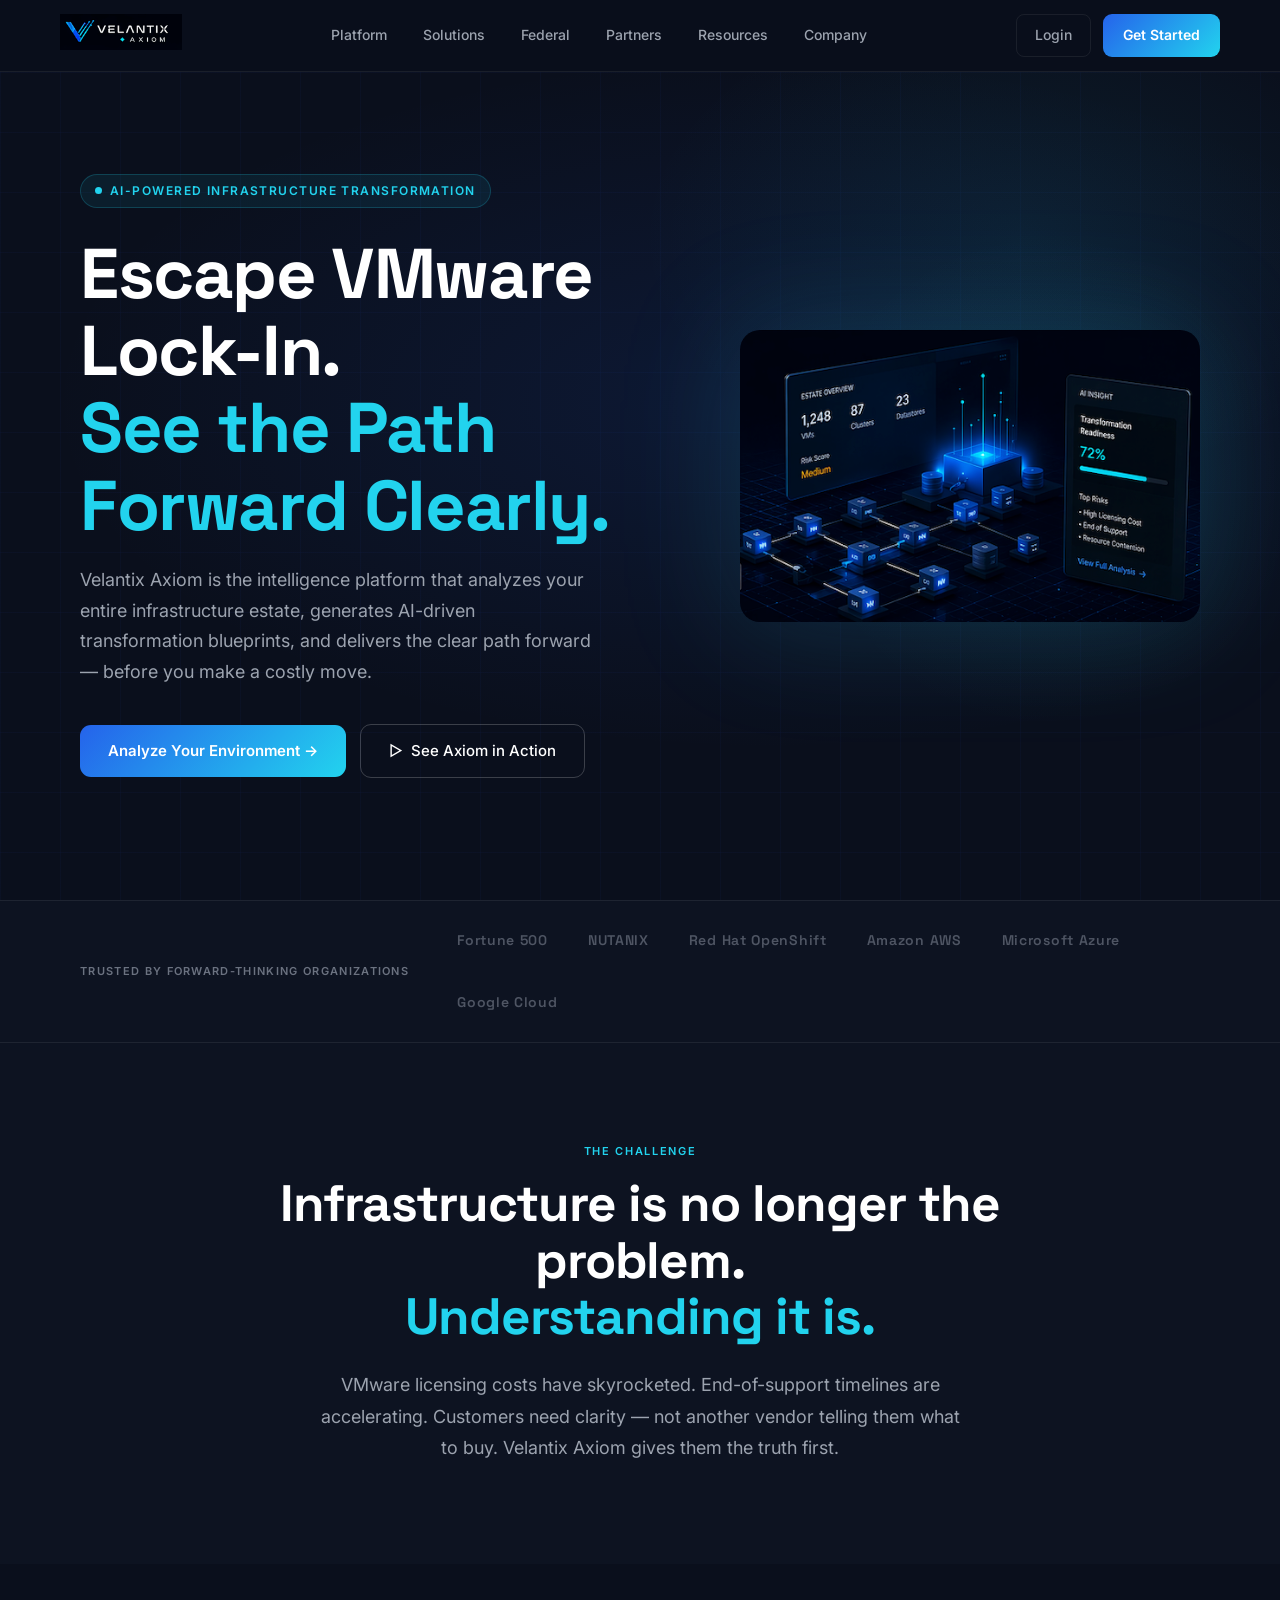
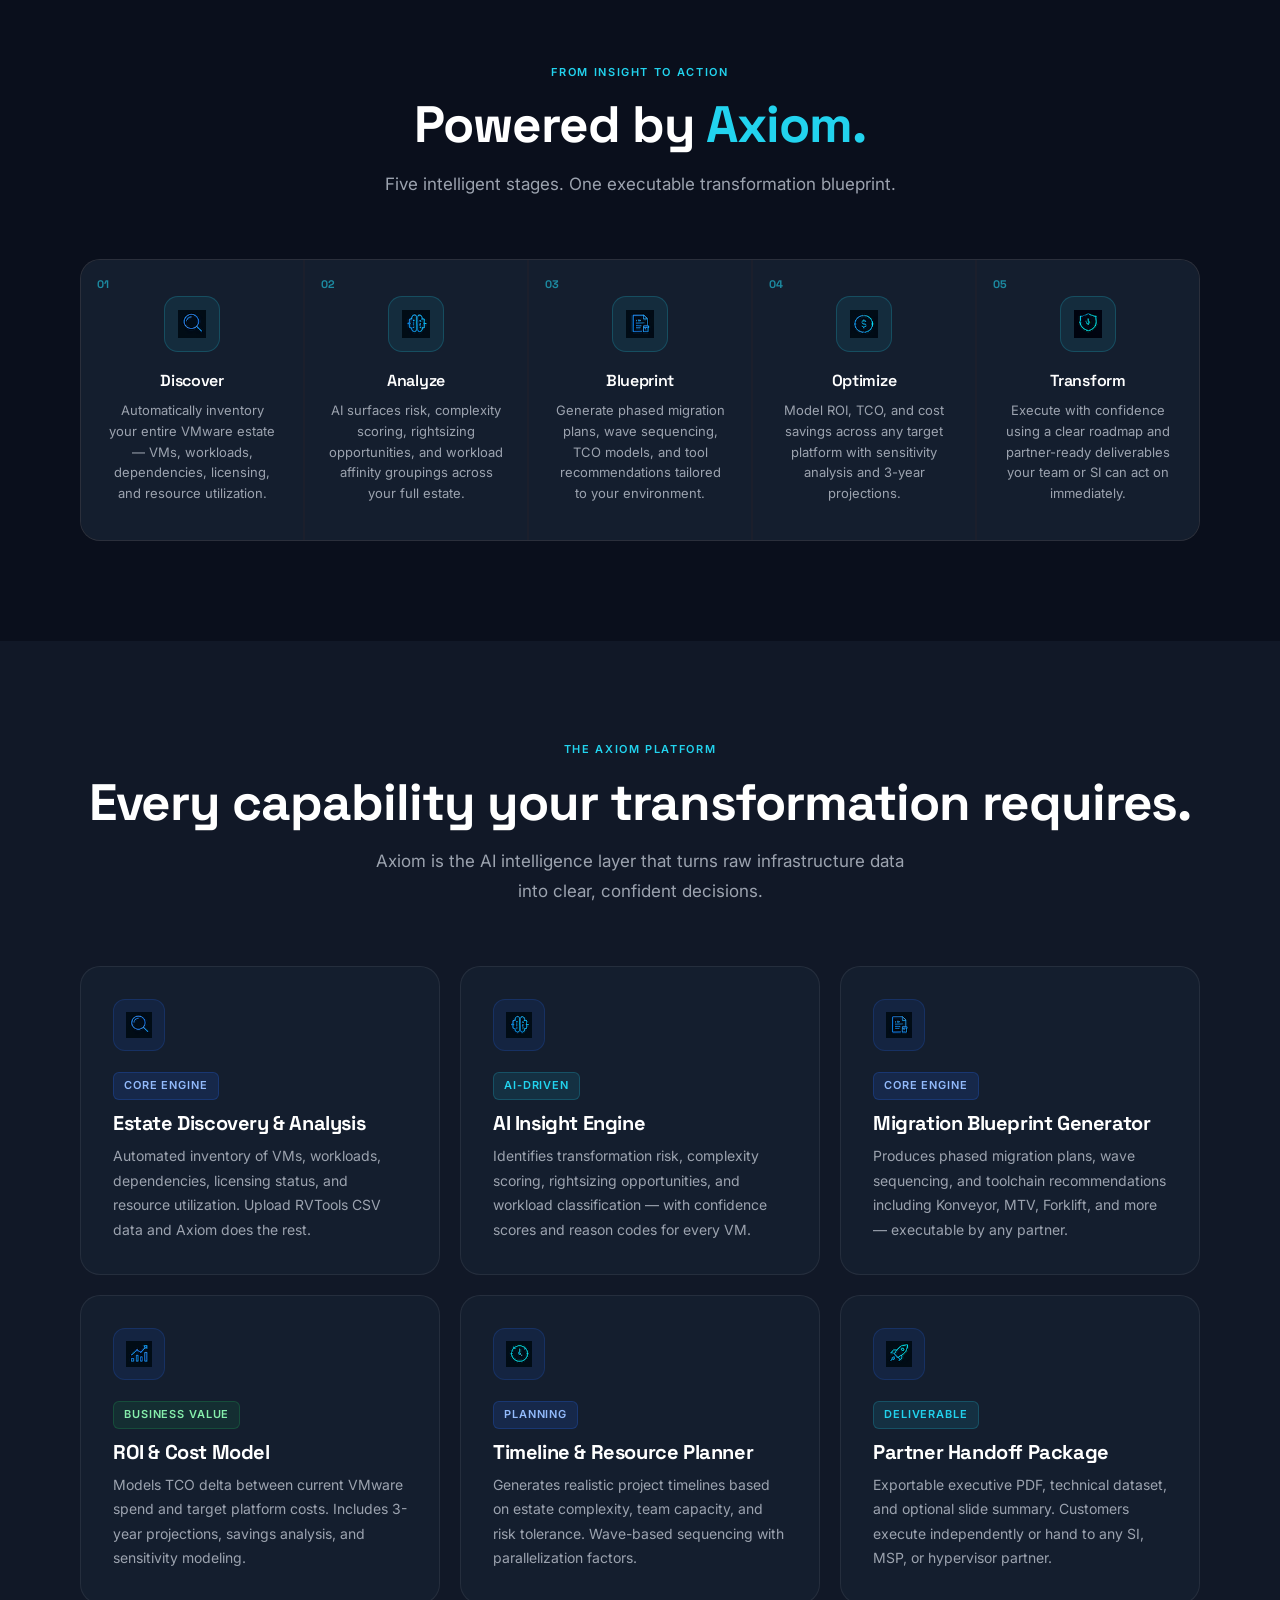
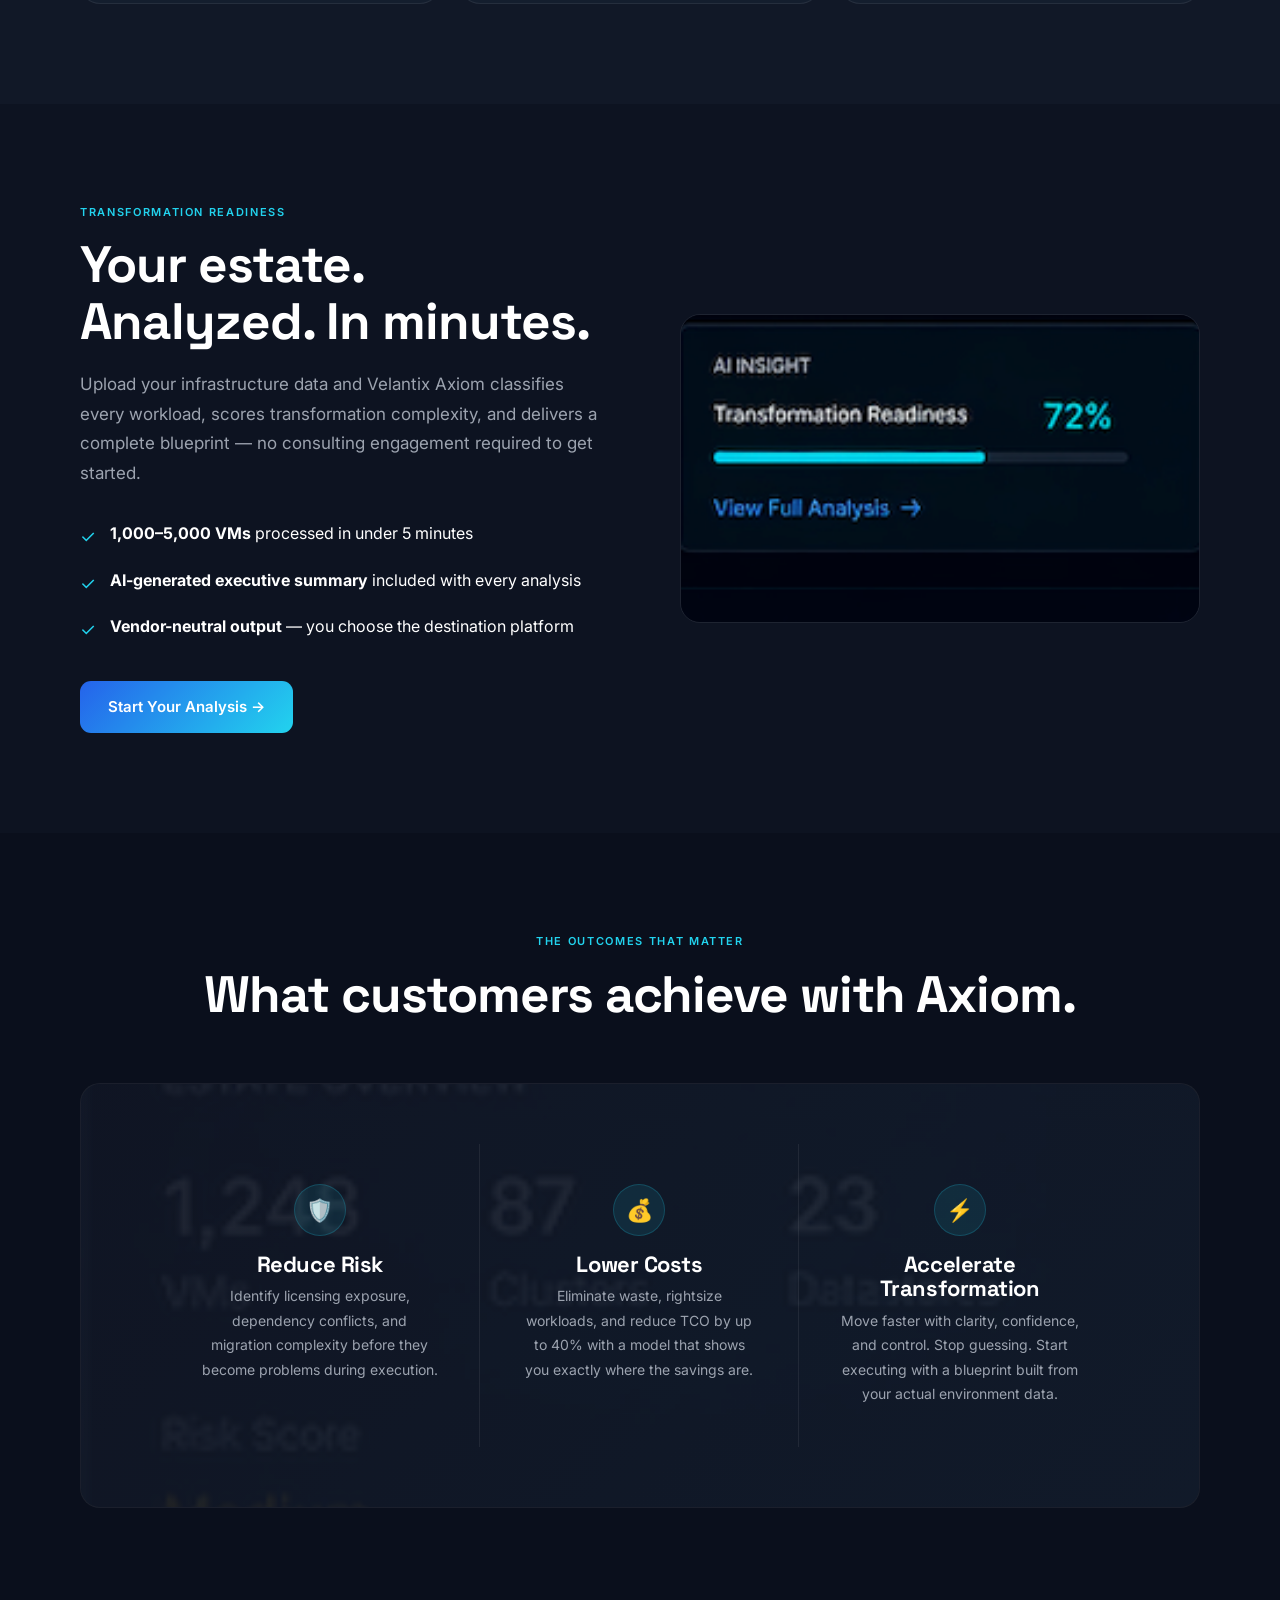
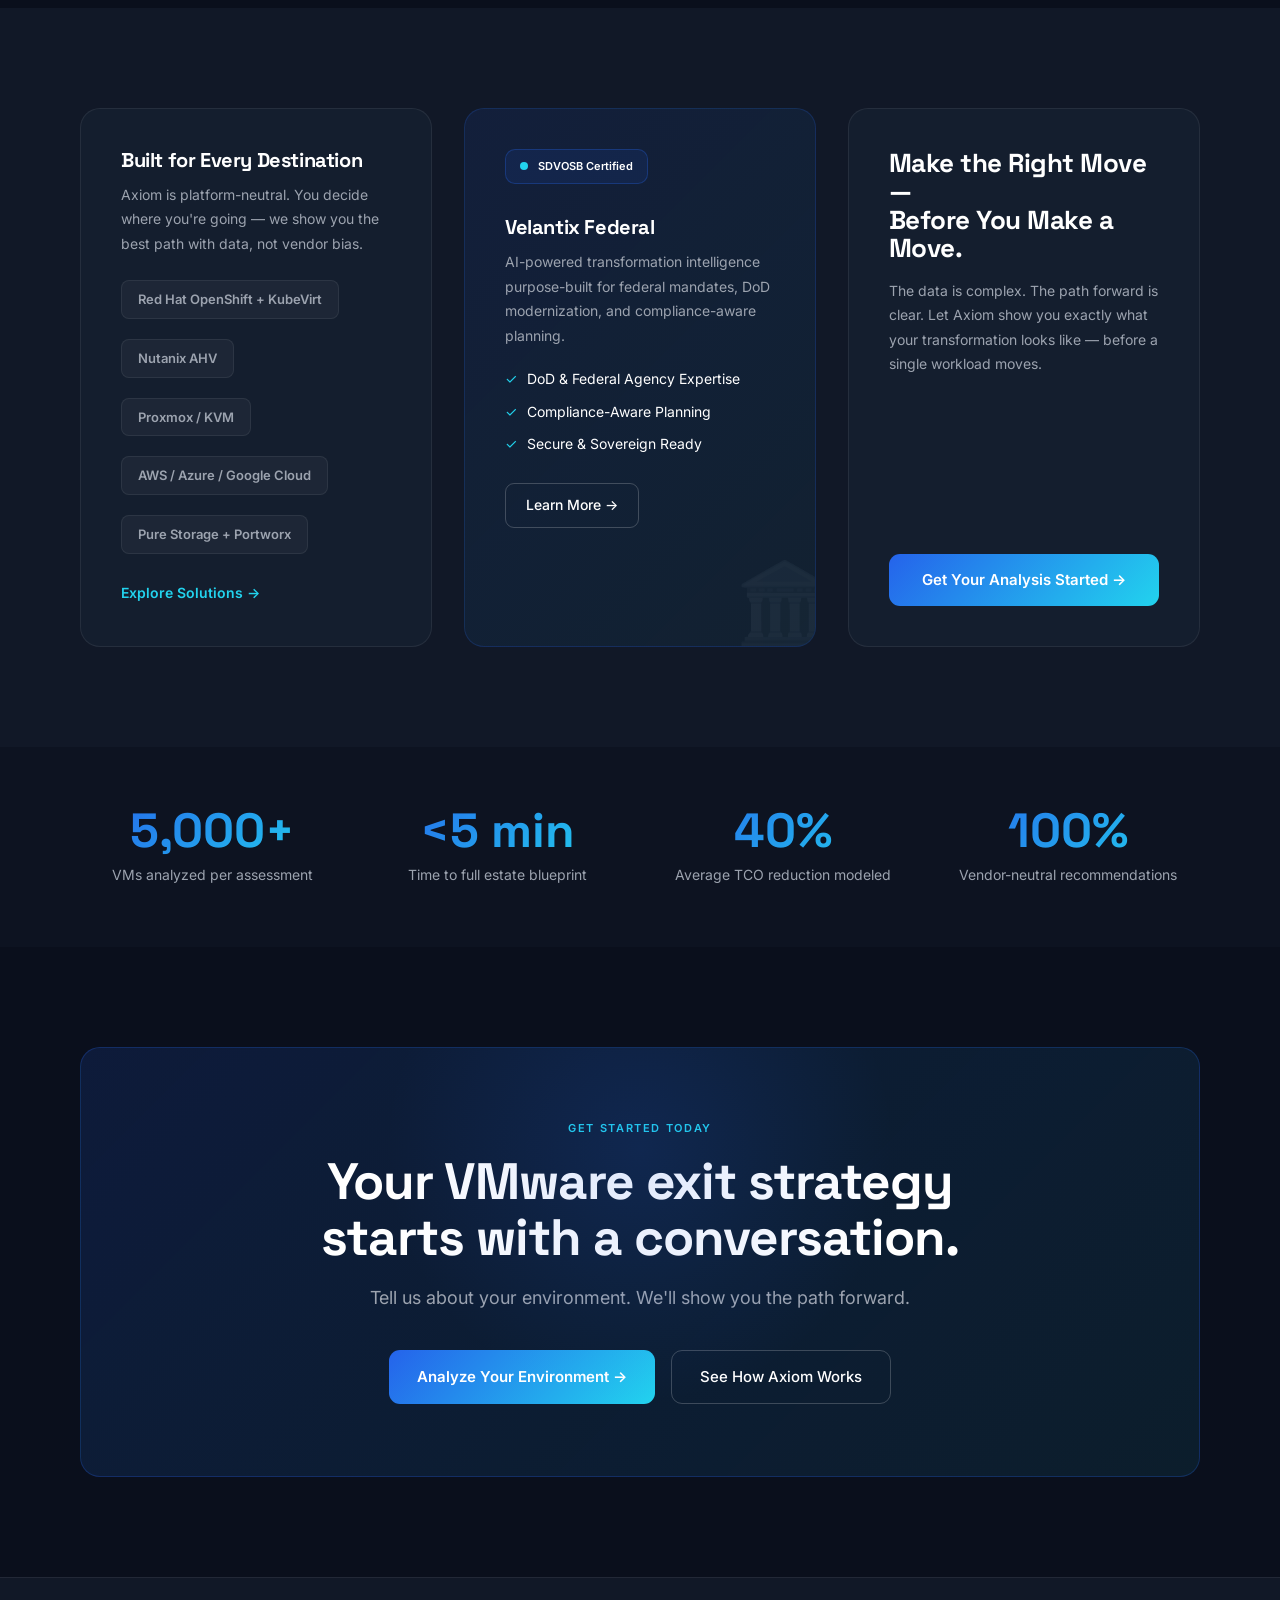
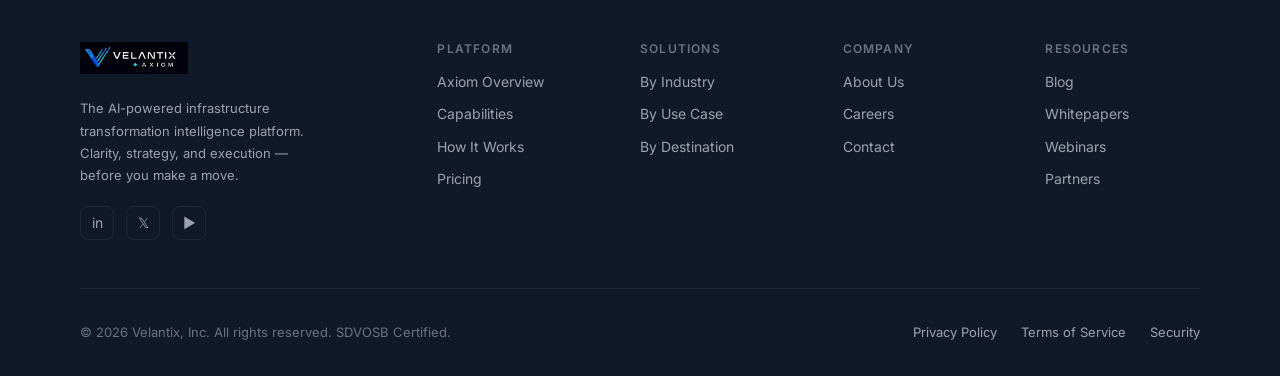
<file: site/index.html>
<!DOCTYPE html>
<html lang="en">
<head>
  <meta charset="UTF-8">
  <meta name="viewport" content="width=device-width, initial-scale=1.0">
  <title>Velantix — AI-Powered Infrastructure Transformation Intelligence</title>
  <meta name="description" content="Velantix Axiom analyzes your VMware estate, generates AI-driven transformation blueprints, and delivers the path forward with clarity, strategy, and confidence.">
  <link rel="stylesheet" href="assets/css/style.css">
  <link rel="icon" type="image/png" href="assets/logo/Velantix-logo.png">
</head>
<body>

<!-- ─── NAVIGATION ─── -->
<header>
  <a href="index.html" class="nav-logo">
    <img src="assets/logo/Velantix-logo.png" alt="Velantix Axiom">
  </a>
  <nav>
    <a href="platform/index.html">Platform</a>
    <a href="solutions/index.html">Solutions</a>
    <a href="federal/index.html">Federal</a>
    <a href="partners/index.html">Partners</a>
    <a href="resources/index.html">Resources</a>
    <a href="company/index.html">Company</a>
  </nav>
  <div class="nav-actions">
    <a href="#" class="btn-login">Login</a>
    <a href="contact/index.html" class="btn-primary">Get Started</a>
  </div>
</header>

<main>

<!-- ─── HERO ─── -->
<section class="hero">
  <div class="hero-bg"></div>
  <div class="hero-grid-lines"></div>

  <div class="hero-content">
    <div class="hero-eyebrow">
      <span class="dot" style="width:7px;height:7px;background:var(--cyan);border-radius:50%;animation:pulse 2s infinite;display:inline-block;"></span>
      AI-Powered Infrastructure Transformation
    </div>

    <h1>Escape VMware Lock-In.<span>See the Path Forward Clearly.</span></h1>

    <p class="hero-sub">Velantix Axiom is the intelligence platform that analyzes your entire infrastructure estate, generates AI-driven transformation blueprints, and delivers the clear path forward — before you make a costly move.</p>

    <div class="hero-actions">
      <a href="contact/index.html" class="btn-primary btn-lg">Analyze Your Environment →</a>
      <a href="platform/index.html" class="btn-secondary btn-lg">▷&nbsp; See Axiom in Action</a>
    </div>
  </div>

  <div class="hero-visual">
    <div class="hero-glow"></div>
    <img src="assets/images/Hero.png" alt="Velantix Axiom Platform — Estate Overview and AI Insight Dashboard">
  </div>
</section>

<!-- ─── TRUST BAR ─── -->
<div class="trust-bar">
  <div class="trust-bar-inner">
    <span class="trust-label">Trusted by forward-thinking organizations</span>
    <div class="trust-logos">
      <span>Fortune 500</span>
      <span>NUTANIX</span>
      <span>Red Hat OpenShift</span>
      <span>Amazon AWS</span>
      <span>Microsoft Azure</span>
      <span>Google Cloud</span>
    </div>
  </div>
</div>

<!-- ─── PROBLEM STATEMENT ─── -->
<section class="section section-darker" style="text-align:center;">
  <div style="max-width:780px;margin:0 auto;">
    <span class="section-label">The Challenge</span>
    <h2 style="font-size:clamp(32px,4vw,52px);margin-bottom:24px;">Infrastructure is no longer the problem.<br><span class="cyan">Understanding it is.</span></h2>
    <p style="font-size:18px;max-width:640px;margin:0 auto;">VMware licensing costs have skyrocketed. End-of-support timelines are accelerating. Customers need clarity — not another vendor telling them what to buy. Velantix Axiom gives them the truth first.</p>
  </div>
</section>

<!-- ─── FROM INSIGHT TO ACTION ─── -->
<section class="section">
  <div class="section-header">
    <span class="section-label">From Insight to Action</span>
    <h2>Powered by <span class="cyan">Axiom.</span></h2>
    <p>Five intelligent stages. One executable transformation blueprint.</p>
  </div>

  <div class="workflow-grid">
    <div class="workflow-step">
      <span class="step-num">01</span>
      <div class="workflow-icon">
        <img src="assets/icons/discover.png" alt="Discover">
      </div>
      <h4>Discover</h4>
      <p>Automatically inventory your entire VMware estate — VMs, workloads, dependencies, licensing, and resource utilization.</p>
    </div>
    <div class="workflow-step">
      <span class="step-num">02</span>
      <div class="workflow-icon">
        <img src="assets/icons/analyze.png" alt="Analyze">
      </div>
      <h4>Analyze</h4>
      <p>AI surfaces risk, complexity scoring, rightsizing opportunities, and workload affinity groupings across your full estate.</p>
    </div>
    <div class="workflow-step">
      <span class="step-num">03</span>
      <div class="workflow-icon">
        <img src="assets/icons/blueprint.png" alt="Blueprint">
      </div>
      <h4>Blueprint</h4>
      <p>Generate phased migration plans, wave sequencing, TCO models, and tool recommendations tailored to your environment.</p>
    </div>
    <div class="workflow-step">
      <span class="step-num">04</span>
      <div class="workflow-icon">
        <img src="assets/icons/optimize.png" alt="Optimize">
      </div>
      <h4>Optimize</h4>
      <p>Model ROI, TCO, and cost savings across any target platform with sensitivity analysis and 3-year projections.</p>
    </div>
    <div class="workflow-step">
      <span class="step-num">05</span>
      <div class="workflow-icon">
        <img src="assets/icons/accelerate-transformation.png" alt="Transform">
      </div>
      <h4>Transform</h4>
      <p>Execute with confidence using a clear roadmap and partner-ready deliverables your team or SI can act on immediately.</p>
    </div>
  </div>
</section>

<!-- ─── AXIOM PLATFORM DETAIL ─── -->
<section class="section section-dark">
  <div class="section-header">
    <span class="section-label">The Axiom Platform</span>
    <h2>Every capability your transformation requires.</h2>
    <p>Axiom is the AI intelligence layer that turns raw infrastructure data into clear, confident decisions.</p>
  </div>

  <div class="capability-grid">
    <div class="card">
      <div class="card-icon"><img src="assets/icons/discover.png" alt="Discovery"></div>
      <span class="tag tag-blue" style="margin-bottom:12px;">Core Engine</span>
      <h3>Estate Discovery &amp; Analysis</h3>
      <p>Automated inventory of VMs, workloads, dependencies, licensing status, and resource utilization. Upload RVTools CSV data and Axiom does the rest.</p>
    </div>
    <div class="card">
      <div class="card-icon"><img src="assets/icons/analyze.png" alt="AI Engine"></div>
      <span class="tag tag-cyan" style="margin-bottom:12px;">AI-Driven</span>
      <h3>AI Insight Engine</h3>
      <p>Identifies transformation risk, complexity scoring, rightsizing opportunities, and workload classification — with confidence scores and reason codes for every VM.</p>
    </div>
    <div class="card">
      <div class="card-icon"><img src="assets/icons/blueprint.png" alt="Blueprint"></div>
      <span class="tag tag-blue" style="margin-bottom:12px;">Core Engine</span>
      <h3>Migration Blueprint Generator</h3>
      <p>Produces phased migration plans, wave sequencing, and toolchain recommendations including Konveyor, MTV, Forklift, and more — executable by any partner.</p>
    </div>
    <div class="card">
      <div class="card-icon"><img src="assets/icons/trend.png" alt="ROI"></div>
      <span class="tag tag-green" style="margin-bottom:12px;">Business Value</span>
      <h3>ROI &amp; Cost Model</h3>
      <p>Models TCO delta between current VMware spend and target platform costs. Includes 3-year projections, savings analysis, and sensitivity modeling.</p>
    </div>
    <div class="card">
      <div class="card-icon"><img src="assets/icons/clock.png" alt="Timeline"></div>
      <span class="tag tag-blue" style="margin-bottom:12px;">Planning</span>
      <h3>Timeline &amp; Resource Planner</h3>
      <p>Generates realistic project timelines based on estate complexity, team capacity, and risk tolerance. Wave-based sequencing with parallelization factors.</p>
    </div>
    <div class="card">
      <div class="card-icon"><img src="assets/icons/rocket-1.png" alt="Partner Package"></div>
      <span class="tag tag-cyan" style="margin-bottom:12px;">Deliverable</span>
      <h3>Partner Handoff Package</h3>
      <p>Exportable executive PDF, technical dataset, and optional slide summary. Customers execute independently or hand to any SI, MSP, or hypervisor partner.</p>
    </div>
  </div>
</section>

<!-- ─── PLATFORM READINESS IMAGE ─── -->
<section class="section section-darker">
  <div class="split">
    <div>
      <span class="section-label">Transformation Readiness</span>
      <h2>Your estate. Analyzed. In minutes.</h2>
      <p style="font-size:17px;margin:20px 0 32px;">Upload your infrastructure data and Velantix Axiom classifies every workload, scores transformation complexity, and delivers a complete blueprint — no consulting engagement required to get started.</p>
      <div style="display:flex;flex-direction:column;gap:16px;margin-bottom:36px;">
        <div style="display:flex;align-items:flex-start;gap:14px;">
          <span style="color:var(--cyan);font-size:18px;margin-top:2px;">✓</span>
          <div><strong>1,000–5,000 VMs</strong> processed in under 5 minutes</div>
        </div>
        <div style="display:flex;align-items:flex-start;gap:14px;">
          <span style="color:var(--cyan);font-size:18px;margin-top:2px;">✓</span>
          <div><strong>AI-generated executive summary</strong> included with every analysis</div>
        </div>
        <div style="display:flex;align-items:flex-start;gap:14px;">
          <span style="color:var(--cyan);font-size:18px;margin-top:2px;">✓</span>
          <div><strong>Vendor-neutral output</strong> — you choose the destination platform</div>
        </div>
      </div>
      <a href="contact/index.html" class="btn-primary btn-lg">Start Your Analysis →</a>
    </div>
    <div class="split-visual">
      <img src="assets/images/readiness.png" alt="Transformation Readiness Dashboard">
    </div>
  </div>
</section>

<!-- ─── OUTCOMES ─── -->
<section class="section">
  <div class="section-header">
    <span class="section-label">The Outcomes That Matter</span>
    <h2>What customers achieve with Axiom.</h2>
  </div>
  <div class="outcomes-strip">
    <div class="outcome-item">
      <div class="outcome-icon">🛡️</div>
      <h3>Reduce Risk</h3>
      <p>Identify licensing exposure, dependency conflicts, and migration complexity before they become problems during execution.</p>
    </div>
    <div class="outcome-item">
      <div class="outcome-icon">💰</div>
      <h3>Lower Costs</h3>
      <p>Eliminate waste, rightsize workloads, and reduce TCO by up to 40% with a model that shows you exactly where the savings are.</p>
    </div>
    <div class="outcome-item">
      <div class="outcome-icon">⚡</div>
      <h3>Accelerate Transformation</h3>
      <p>Move faster with clarity, confidence, and control. Stop guessing. Start executing with a blueprint built from your actual environment data.</p>
    </div>
  </div>
</section>

<!-- ─── 3-COLUMN LOWER SECTION ─── -->
<section class="section section-dark">
  <div class="grid-3" style="gap:32px;">

    <!-- Built for Every Destination -->
    <div class="card" style="padding:40px;">
      <h3 style="margin-bottom:12px;">Built for Every Destination</h3>
      <p style="margin-bottom:24px;">Axiom is platform-neutral. You decide where you're going — we show you the best path with data, not vendor bias.</p>
      <div class="dest-logos" style="flex-direction:column;align-items:flex-start;">
        <span class="dest-logo">Red Hat OpenShift + KubeVirt</span>
        <span class="dest-logo">Nutanix AHV</span>
        <span class="dest-logo">Proxmox / KVM</span>
        <span class="dest-logo">AWS / Azure / Google Cloud</span>
        <span class="dest-logo">Pure Storage + Portworx</span>
      </div>
      <a href="solutions/index.html" style="display:inline-block;margin-top:28px;font-size:14px;font-weight:600;color:var(--cyan);">Explore Solutions →</a>
    </div>

    <!-- Federal -->
    <div class="card" style="padding:40px;background:linear-gradient(135deg,rgba(37,99,235,0.1),rgba(34,211,238,0.05));border-color:rgba(37,99,235,0.2);position:relative;overflow:hidden;">
      <div style="position:absolute;right:-20px;bottom:-20px;font-size:80px;opacity:0.06;">🏛️</div>
      <div class="sdvosb-badge" style="font-size:11px;padding:8px 14px;">
        <span class="dot"></span>
        SDVOSB Certified
      </div>
      <h3 style="margin-bottom:12px;">Velantix Federal</h3>
      <p style="margin-bottom:20px;">AI-powered transformation intelligence purpose-built for federal mandates, DoD modernization, and compliance-aware planning.</p>
      <div style="display:flex;flex-direction:column;gap:10px;margin-bottom:28px;">
        <div style="display:flex;align-items:center;gap:10px;font-size:14px;"><span style="color:var(--cyan);">✓</span> DoD &amp; Federal Agency Expertise</div>
        <div style="display:flex;align-items:center;gap:10px;font-size:14px;"><span style="color:var(--cyan);">✓</span> Compliance-Aware Planning</div>
        <div style="display:flex;align-items:center;gap:10px;font-size:14px;"><span style="color:var(--cyan);">✓</span> Secure &amp; Sovereign Ready</div>
      </div>
      <a href="federal/index.html" class="btn-secondary" style="font-size:14px;padding:10px 20px;">Learn More →</a>
    </div>

    <!-- CTA -->
    <div class="card" style="padding:40px;display:flex;flex-direction:column;justify-content:space-between;">
      <div>
        <h3 style="font-size:26px;margin-bottom:16px;">Make the Right Move —<br>Before You Make a Move.</h3>
        <p style="margin-bottom:28px;">The data is complex. The path forward is clear. Let Axiom show you exactly what your transformation looks like — before a single workload moves.</p>
      </div>
      <a href="contact/index.html" class="btn-primary btn-lg" style="text-align:center;justify-content:center;">Get Your Analysis Started →</a>
    </div>

  </div>
</section>

<!-- ─── STATS BAR ─── -->
<section class="section-sm section-darker">
  <div class="grid-4">
    <div class="stat-block">
      <div class="num">5,000+</div>
      <p>VMs analyzed per assessment</p>
    </div>
    <div class="stat-block">
      <div class="num">&lt;5 min</div>
      <p>Time to full estate blueprint</p>
    </div>
    <div class="stat-block">
      <div class="num">40%</div>
      <p>Average TCO reduction modeled</p>
    </div>
    <div class="stat-block">
      <div class="num">100%</div>
      <p>Vendor-neutral recommendations</p>
    </div>
  </div>
</section>

<!-- ─── BOTTOM CTA ─── -->
<section class="section">
  <div class="cta-strip">
    <span class="section-label">Get Started Today</span>
    <h2>Your VMware exit strategy<br>starts with a conversation.</h2>
    <p>Tell us about your environment. We'll show you the path forward.</p>
    <div class="actions">
      <a href="contact/index.html" class="btn-primary btn-lg">Analyze Your Environment →</a>
      <a href="platform/index.html" class="btn-secondary btn-lg">See How Axiom Works</a>
    </div>
  </div>
</section>

</main>

<!-- ─── FOOTER ─── -->
<footer>
  <div class="footer-grid">
    <div class="footer-brand">
      <img src="assets/logo/Velantix-logo.png" alt="Velantix Axiom">
      <p>The AI-powered infrastructure transformation intelligence platform. Clarity, strategy, and execution — before you make a move.</p>
      <div class="social-links">
        <a href="#" title="LinkedIn">in</a>
        <a href="#" title="X / Twitter">𝕏</a>
        <a href="#" title="YouTube">▶</a>
      </div>
    </div>
    <div class="footer-col">
      <h5>Platform</h5>
      <a href="platform/index.html">Axiom Overview</a>
      <a href="platform/index.html#capabilities">Capabilities</a>
      <a href="platform/index.html#how-it-works">How It Works</a>
      <a href="platform/index.html#pricing">Pricing</a>
    </div>
    <div class="footer-col">
      <h5>Solutions</h5>
      <a href="solutions/index.html#industry">By Industry</a>
      <a href="solutions/index.html#usecase">By Use Case</a>
      <a href="solutions/index.html#destination">By Destination</a>
    </div>
    <div class="footer-col">
      <h5>Company</h5>
      <a href="company/index.html">About Us</a>
      <a href="company/index.html#careers">Careers</a>
      <a href="contact/index.html">Contact</a>
    </div>
    <div class="footer-col">
      <h5>Resources</h5>
      <a href="resources/index.html#blog">Blog</a>
      <a href="resources/index.html#whitepapers">Whitepapers</a>
      <a href="resources/index.html#webinars">Webinars</a>
      <a href="partners/index.html">Partners</a>
    </div>
  </div>
  <div class="footer-bottom">
    <p style="color:var(--steel);">© 2026 Velantix, Inc. All rights reserved. SDVOSB Certified.</p>
    <div class="footer-links">
      <a href="#">Privacy Policy</a>
      <a href="#">Terms of Service</a>
      <a href="#">Security</a>
    </div>
  </div>
</footer>

<script>
  // FAQ toggle
  document.querySelectorAll('.faq-q').forEach(q => {
    q.addEventListener('click', () => {
      q.closest('.faq-item').classList.toggle('open');
    });
  });

  // Sticky header enhancement
  window.addEventListener('scroll', () => {
    document.querySelector('header').style.boxShadow =
      window.scrollY > 40 ? '0 4px 40px rgba(0,0,0,0.4)' : '';
  });
</script>

</body>
</html>
</file>
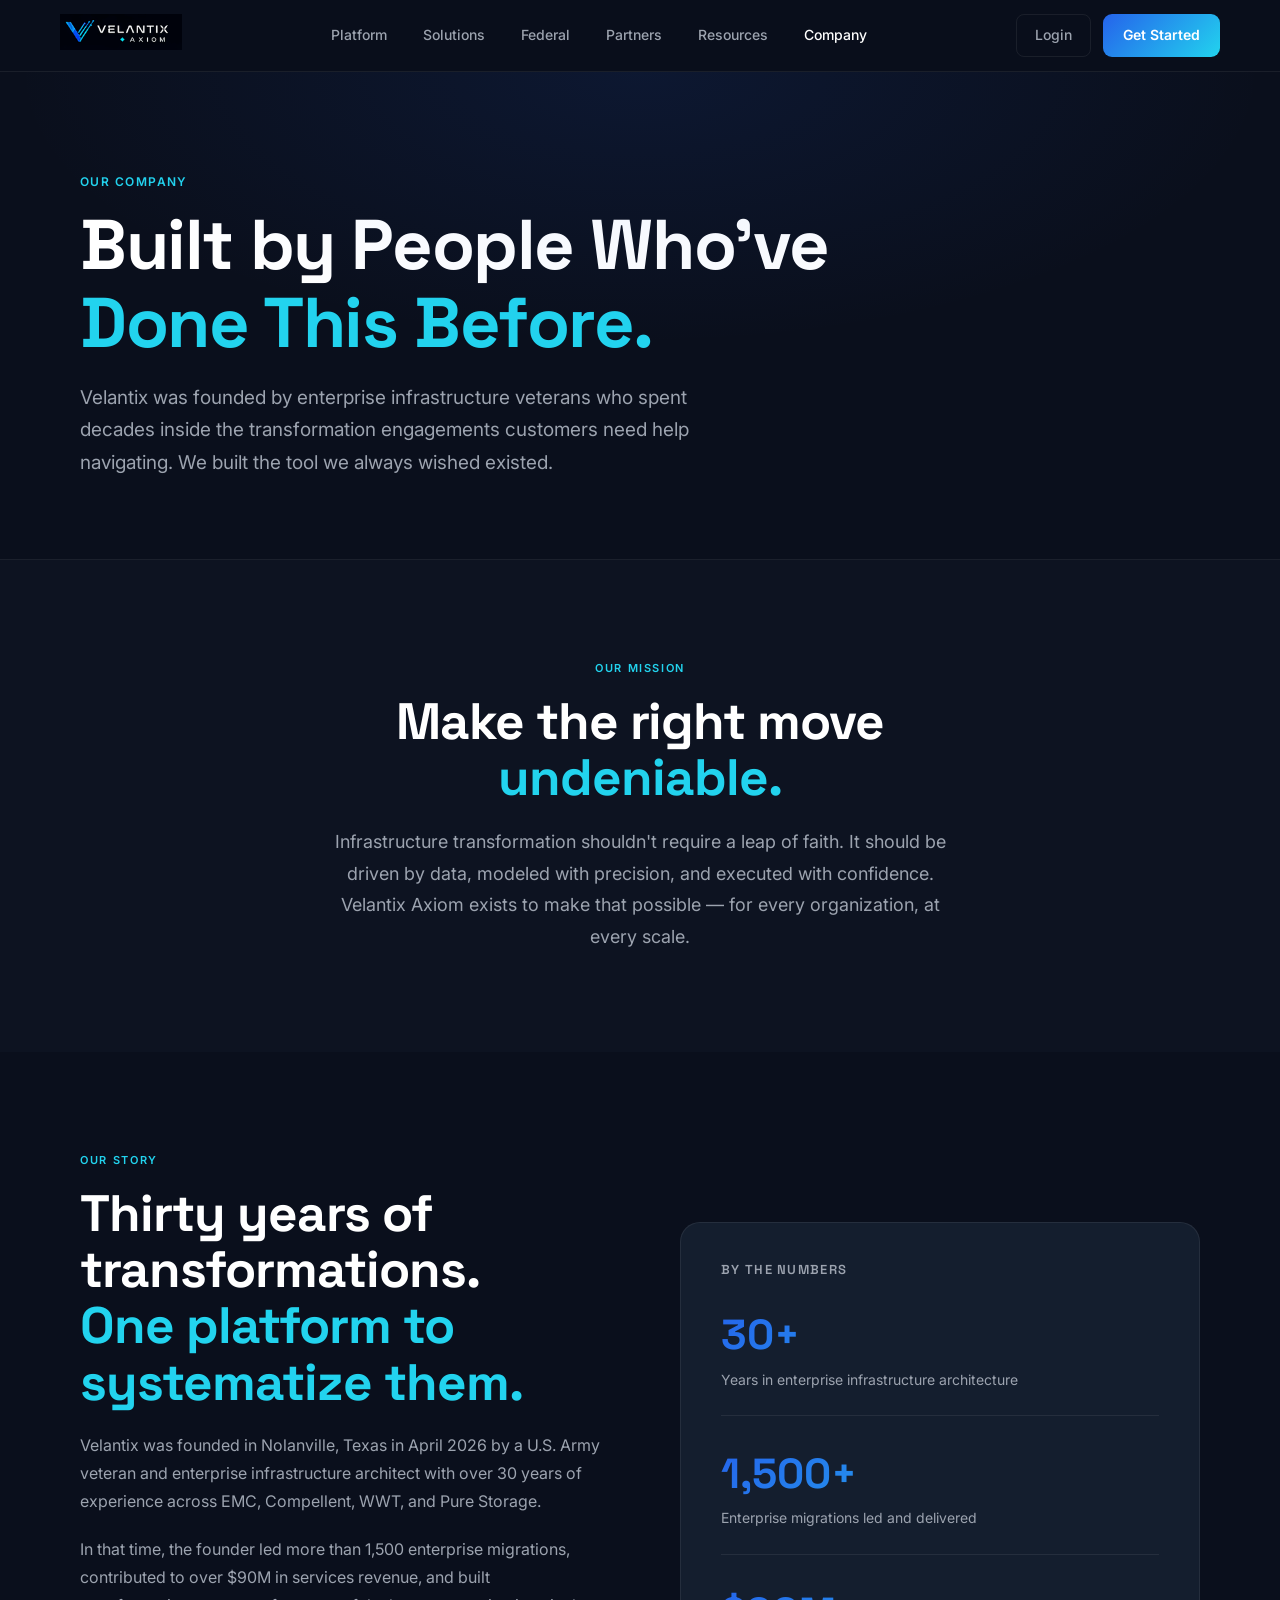
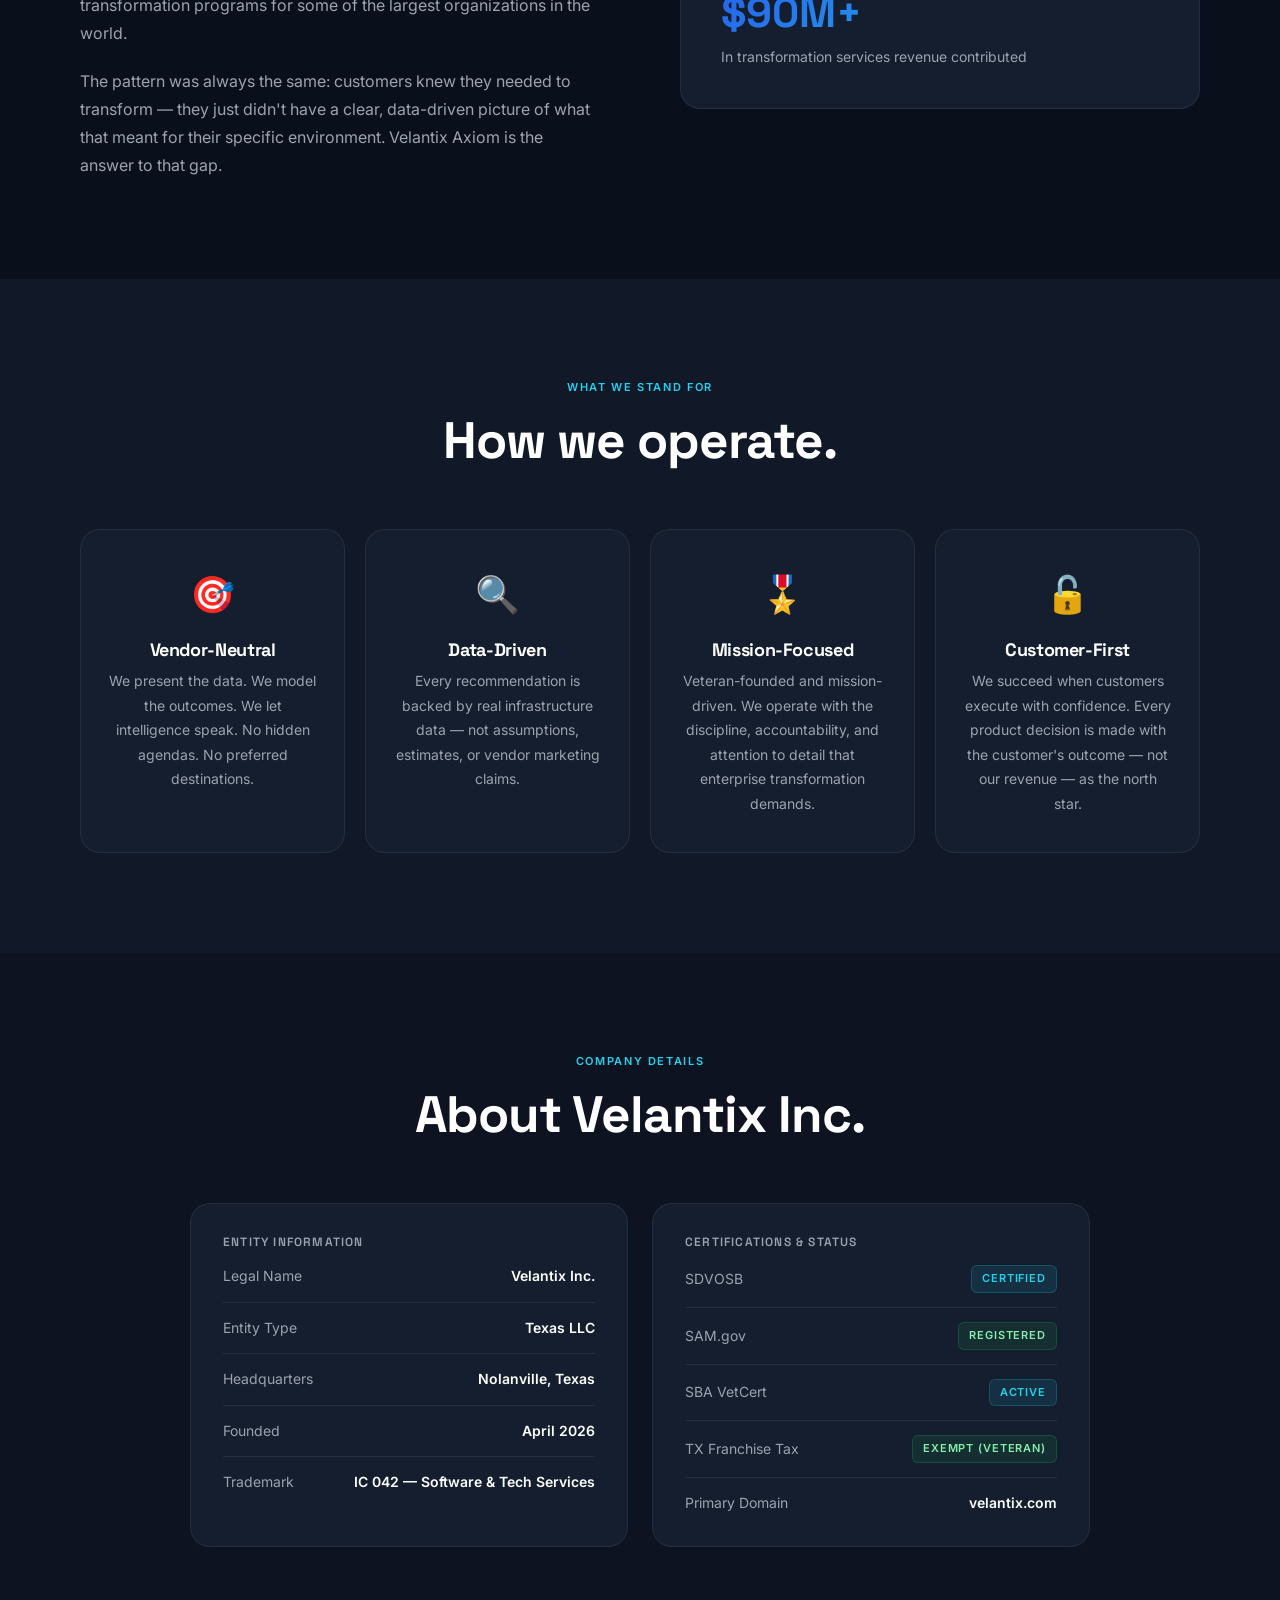
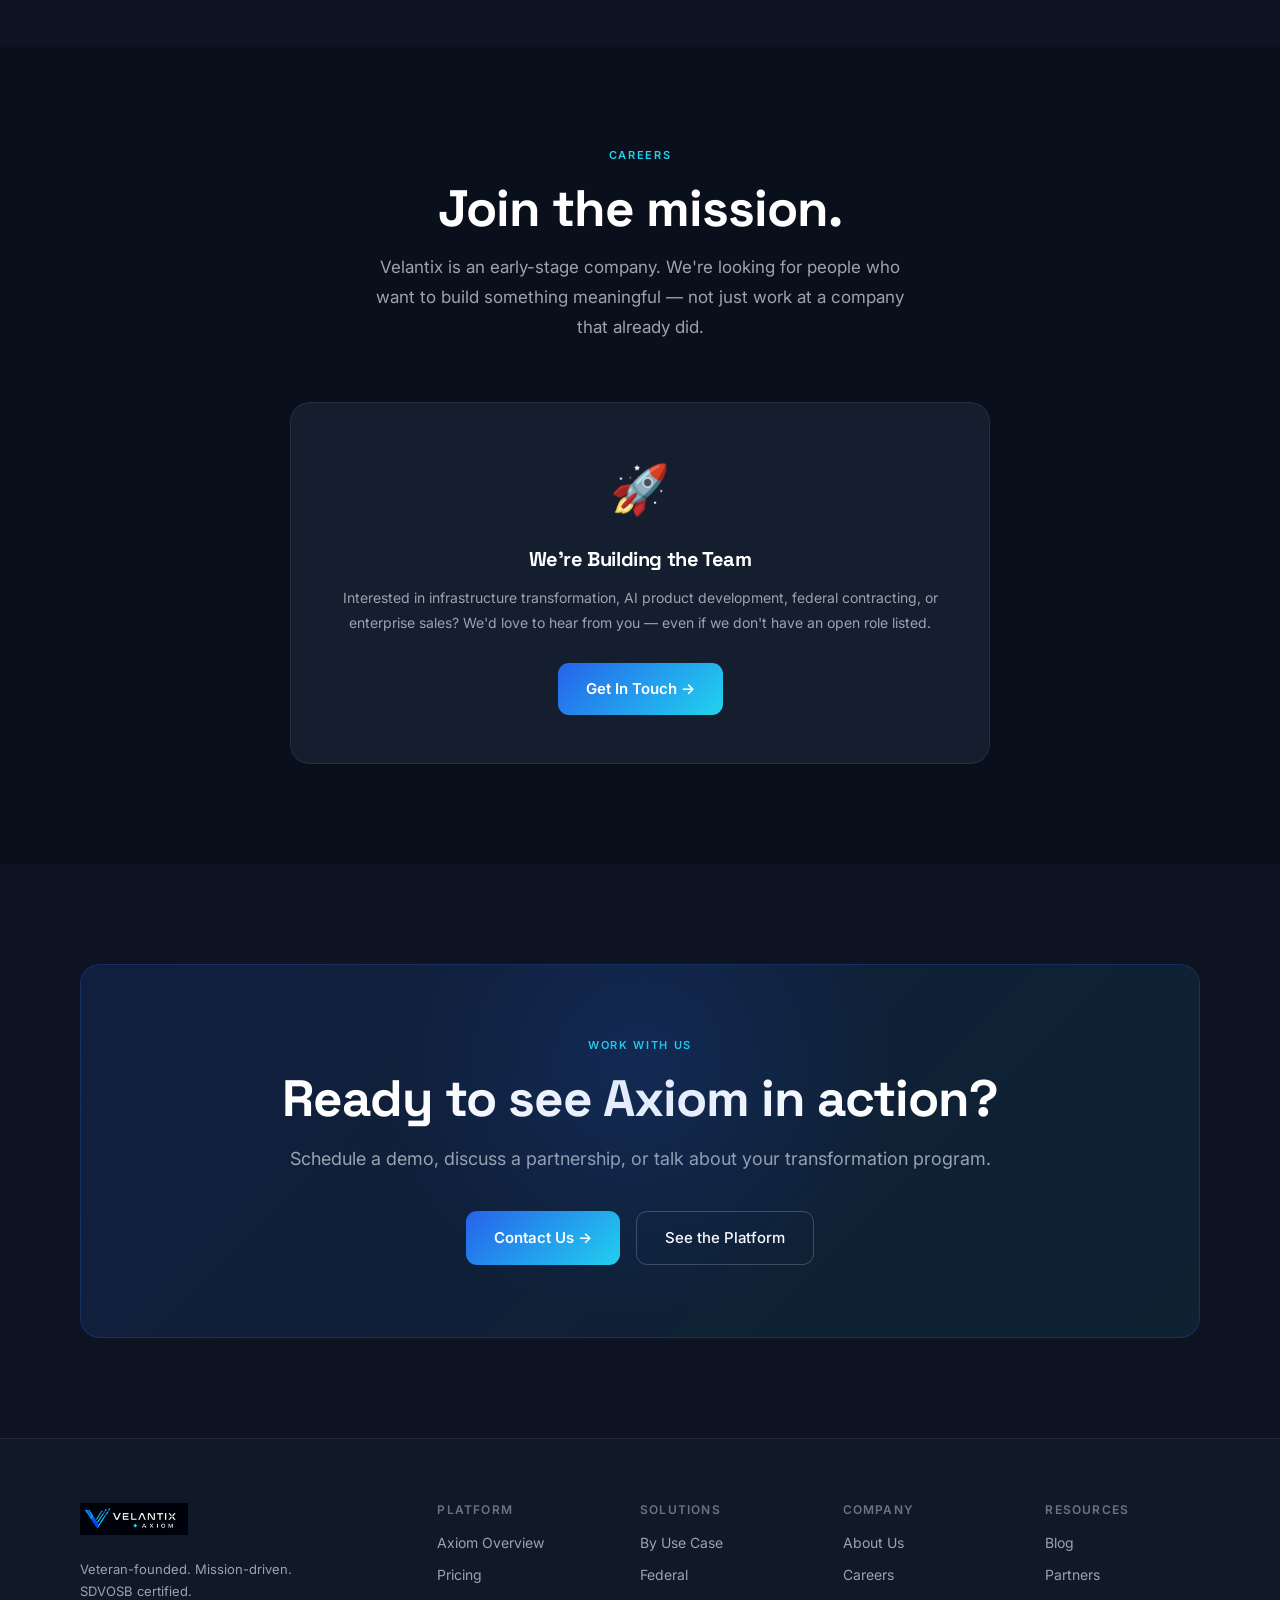
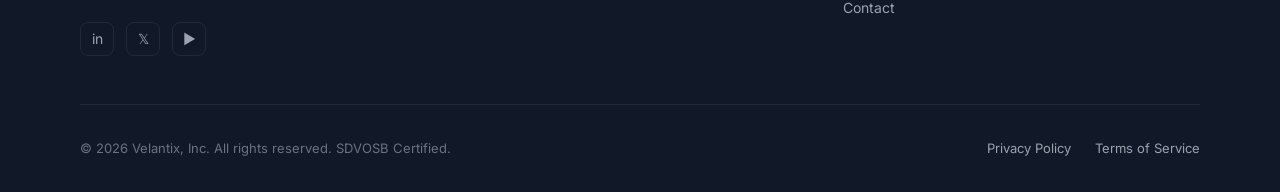
<file: site/company/index.html>
<!DOCTYPE html>
<html lang="en">
<head>
  <meta charset="UTF-8">
  <meta name="viewport" content="width=device-width, initial-scale=1.0">
  <title>Company — Velantix</title>
  <meta name="description" content="Velantix is a veteran-founded SDVOSB built by infrastructure transformation experts. Our mission: make the right move undeniable.">
  <link rel="stylesheet" href="../assets/css/style.css">
  <link rel="icon" type="image/png" href="../assets/logo/Velantix-logo.png">
</head>
<body>

<header>
  <a href="../index.html" class="nav-logo"><img src="../assets/logo/Velantix-logo.png" alt="Velantix Axiom"></a>
  <nav>
    <a href="../platform/index.html">Platform</a>
    <a href="../solutions/index.html">Solutions</a>
    <a href="../federal/index.html">Federal</a>
    <a href="../partners/index.html">Partners</a>
    <a href="../resources/index.html">Resources</a>
    <a href="../company/index.html" class="active">Company</a>
  </nav>
  <div class="nav-actions">
    <a href="#" class="btn-login">Login</a>
    <a href="../contact/index.html" class="btn-primary">Get Started</a>
  </div>
</header>

<main>

<div class="page-hero">
  <div class="page-hero-bg"></div>
  <span class="eyebrow">Our Company</span>
  <h1>Built by People Who've<br><span class="cyan">Done This Before.</span></h1>
  <p class="lead">Velantix was founded by enterprise infrastructure veterans who spent decades inside the transformation engagements customers need help navigating. We built the tool we always wished existed.</p>
</div>

<!-- ─── MISSION ─── -->
<section class="section section-darker" style="text-align:center;">
  <div style="max-width:760px;margin:0 auto;">
    <span class="section-label">Our Mission</span>
    <h2>Make the right move <span class="cyan">undeniable.</span></h2>
    <p style="font-size:18px;margin:20px auto 0;max-width:640px;">Infrastructure transformation shouldn't require a leap of faith. It should be driven by data, modeled with precision, and executed with confidence. Velantix Axiom exists to make that possible — for every organization, at every scale.</p>
  </div>
</section>

<!-- ─── FOUNDING STORY ─── -->
<section class="section">
  <div class="split">
    <div>
      <span class="section-label">Our Story</span>
      <h2>Thirty years of transformations.<br><span class="cyan">One platform to systematize them.</span></h2>
      <p style="font-size:16px;margin:20px 0;">Velantix was founded in Nolanville, Texas in April 2026 by a U.S. Army veteran and enterprise infrastructure architect with over 30 years of experience across EMC, Compellent, WWT, and Pure Storage.</p>
      <p style="font-size:16px;margin:0 0 20px;">In that time, the founder led more than 1,500 enterprise migrations, contributed to over $90M in services revenue, and built transformation programs for some of the largest organizations in the world.</p>
      <p style="font-size:16px;">The pattern was always the same: customers knew they needed to transform — they just didn't have a clear, data-driven picture of what that meant for their specific environment. Velantix Axiom is the answer to that gap.</p>
    </div>
    <div>
      <div class="card" style="padding:40px;">
        <h4 style="margin-bottom:24px;color:var(--text-sub);font-size:13px;font-weight:600;letter-spacing:0.1em;text-transform:uppercase;">By the Numbers</h4>
        <div style="display:flex;flex-direction:column;gap:24px;">
          <div>
            <div style="font-family:'Space Grotesk',sans-serif;font-size:42px;font-weight:700;background:var(--gradient-cta);-webkit-background-clip:text;-webkit-text-fill-color:transparent;background-clip:text;">30+</div>
            <div style="font-size:14px;color:var(--text-sub);">Years in enterprise infrastructure architecture</div>
          </div>
          <div style="height:1px;background:var(--border);"></div>
          <div>
            <div style="font-family:'Space Grotesk',sans-serif;font-size:42px;font-weight:700;background:var(--gradient-cta);-webkit-background-clip:text;-webkit-text-fill-color:transparent;background-clip:text;">1,500+</div>
            <div style="font-size:14px;color:var(--text-sub);">Enterprise migrations led and delivered</div>
          </div>
          <div style="height:1px;background:var(--border);"></div>
          <div>
            <div style="font-family:'Space Grotesk',sans-serif;font-size:42px;font-weight:700;background:var(--gradient-cta);-webkit-background-clip:text;-webkit-text-fill-color:transparent;background-clip:text;">$90M+</div>
            <div style="font-size:14px;color:var(--text-sub);">In transformation services revenue contributed</div>
          </div>
        </div>
      </div>
    </div>
  </div>
</section>

<!-- ─── VALUES ─── -->
<section class="section section-dark">
  <div class="section-header">
    <span class="section-label">What We Stand For</span>
    <h2>How we operate.</h2>
  </div>

  <div class="grid-4">
    <div class="card" style="text-align:center;padding:36px 28px;">
      <div style="font-size:36px;margin-bottom:16px;">🎯</div>
      <h4 style="margin-bottom:10px;">Vendor-Neutral</h4>
      <p style="font-size:14px;">We present the data. We model the outcomes. We let intelligence speak. No hidden agendas. No preferred destinations.</p>
    </div>
    <div class="card" style="text-align:center;padding:36px 28px;">
      <div style="font-size:36px;margin-bottom:16px;">🔍</div>
      <h4 style="margin-bottom:10px;">Data-Driven</h4>
      <p style="font-size:14px;">Every recommendation is backed by real infrastructure data — not assumptions, estimates, or vendor marketing claims.</p>
    </div>
    <div class="card" style="text-align:center;padding:36px 28px;">
      <div style="font-size:36px;margin-bottom:16px;">🎖️</div>
      <h4 style="margin-bottom:10px;">Mission-Focused</h4>
      <p style="font-size:14px;">Veteran-founded and mission-driven. We operate with the discipline, accountability, and attention to detail that enterprise transformation demands.</p>
    </div>
    <div class="card" style="text-align:center;padding:36px 28px;">
      <div style="font-size:36px;margin-bottom:16px;">🔓</div>
      <h4 style="margin-bottom:10px;">Customer-First</h4>
      <p style="font-size:14px;">We succeed when customers execute with confidence. Every product decision is made with the customer's outcome — not our revenue — as the north star.</p>
    </div>
  </div>
</section>

<!-- ─── ENTITY INFO ─── -->
<section class="section section-darker">
  <div class="section-header">
    <span class="section-label">Company Details</span>
    <h2>About Velantix Inc.</h2>
  </div>

  <div class="grid-2" style="gap:24px;max-width:900px;margin:0 auto;">
    <div class="card" style="padding:32px;">
      <h4 style="margin-bottom:16px;color:var(--text-sub);font-size:12px;font-weight:600;letter-spacing:0.1em;text-transform:uppercase;">Entity Information</h4>
      <div style="display:flex;flex-direction:column;gap:14px;">
        <div style="display:flex;justify-content:space-between;font-size:14px;border-bottom:1px solid var(--border);padding-bottom:14px;">
          <span style="color:var(--text-sub);">Legal Name</span><span style="font-weight:600;">Velantix Inc.</span>
        </div>
        <div style="display:flex;justify-content:space-between;font-size:14px;border-bottom:1px solid var(--border);padding-bottom:14px;">
          <span style="color:var(--text-sub);">Entity Type</span><span style="font-weight:600;">Texas LLC</span>
        </div>
        <div style="display:flex;justify-content:space-between;font-size:14px;border-bottom:1px solid var(--border);padding-bottom:14px;">
          <span style="color:var(--text-sub);">Headquarters</span><span style="font-weight:600;">Nolanville, Texas</span>
        </div>
        <div style="display:flex;justify-content:space-between;font-size:14px;border-bottom:1px solid var(--border);padding-bottom:14px;">
          <span style="color:var(--text-sub);">Founded</span><span style="font-weight:600;">April 2026</span>
        </div>
        <div style="display:flex;justify-content:space-between;font-size:14px;">
          <span style="color:var(--text-sub);">Trademark</span><span style="font-weight:600;">IC 042 — Software &amp; Tech Services</span>
        </div>
      </div>
    </div>

    <div class="card" style="padding:32px;">
      <h4 style="margin-bottom:16px;color:var(--text-sub);font-size:12px;font-weight:600;letter-spacing:0.1em;text-transform:uppercase;">Certifications &amp; Status</h4>
      <div style="display:flex;flex-direction:column;gap:14px;">
        <div style="display:flex;justify-content:space-between;align-items:center;font-size:14px;border-bottom:1px solid var(--border);padding-bottom:14px;">
          <span style="color:var(--text-sub);">SDVOSB</span><span class="tag tag-cyan">Certified</span>
        </div>
        <div style="display:flex;justify-content:space-between;align-items:center;font-size:14px;border-bottom:1px solid var(--border);padding-bottom:14px;">
          <span style="color:var(--text-sub);">SAM.gov</span><span class="tag tag-green">Registered</span>
        </div>
        <div style="display:flex;justify-content:space-between;align-items:center;font-size:14px;border-bottom:1px solid var(--border);padding-bottom:14px;">
          <span style="color:var(--text-sub);">SBA VetCert</span><span class="tag tag-cyan">Active</span>
        </div>
        <div style="display:flex;justify-content:space-between;align-items:center;font-size:14px;border-bottom:1px solid var(--border);padding-bottom:14px;">
          <span style="color:var(--text-sub);">TX Franchise Tax</span><span class="tag tag-green">Exempt (Veteran)</span>
        </div>
        <div style="display:flex;justify-content:space-between;align-items:center;font-size:14px;">
          <span style="color:var(--text-sub);">Primary Domain</span><span style="font-weight:600;">velantix.com</span>
        </div>
      </div>
    </div>
  </div>
</section>

<!-- ─── CAREERS ─── -->
<section class="section" id="careers">
  <div class="section-header">
    <span class="section-label">Careers</span>
    <h2>Join the mission.</h2>
    <p>Velantix is an early-stage company. We're looking for people who want to build something meaningful — not just work at a company that already did.</p>
  </div>

  <div class="card" style="max-width:700px;margin:0 auto;padding:48px;text-align:center;">
    <div style="font-size:48px;margin-bottom:20px;">🚀</div>
    <h3 style="margin-bottom:16px;">We're Building the Team</h3>
    <p style="margin-bottom:28px;">Interested in infrastructure transformation, AI product development, federal contracting, or enterprise sales? We'd love to hear from you — even if we don't have an open role listed.</p>
    <a href="../contact/index.html" class="btn-primary btn-lg">Get In Touch →</a>
  </div>
</section>

<!-- ─── CTA ─── -->
<section class="section section-darker">
  <div class="cta-strip">
    <span class="section-label">Work With Us</span>
    <h2>Ready to see Axiom in action?</h2>
    <p>Schedule a demo, discuss a partnership, or talk about your transformation program.</p>
    <div class="actions">
      <a href="../contact/index.html" class="btn-primary btn-lg">Contact Us →</a>
      <a href="../platform/index.html" class="btn-secondary btn-lg">See the Platform</a>
    </div>
  </div>
</section>

</main>

<footer>
  <div class="footer-grid">
    <div class="footer-brand">
      <img src="../assets/logo/Velantix-logo.png" alt="Velantix Axiom">
      <p>Veteran-founded. Mission-driven. SDVOSB certified.</p>
      <div class="social-links"><a href="#" title="LinkedIn">in</a><a href="#" title="X">𝕏</a><a href="#" title="YouTube">▶</a></div>
    </div>
    <div class="footer-col"><h5>Platform</h5><a href="../platform/index.html">Axiom Overview</a><a href="../platform/index.html#pricing">Pricing</a></div>
    <div class="footer-col"><h5>Solutions</h5><a href="../solutions/index.html">By Use Case</a><a href="../federal/index.html">Federal</a></div>
    <div class="footer-col"><h5>Company</h5><a href="index.html">About Us</a><a href="#careers">Careers</a><a href="../contact/index.html">Contact</a></div>
    <div class="footer-col"><h5>Resources</h5><a href="../resources/index.html">Blog</a><a href="../partners/index.html">Partners</a></div>
  </div>
  <div class="footer-bottom">
    <p style="color:var(--steel);">© 2026 Velantix, Inc. All rights reserved. SDVOSB Certified.</p>
    <div class="footer-links"><a href="#">Privacy Policy</a><a href="#">Terms of Service</a></div>
  </div>
</footer>
<script>window.addEventListener('scroll',()=>{document.querySelector('header').style.boxShadow=window.scrollY>40?'0 4px 40px rgba(0,0,0,0.4)':''});</script>
</body>
</html>
</file>
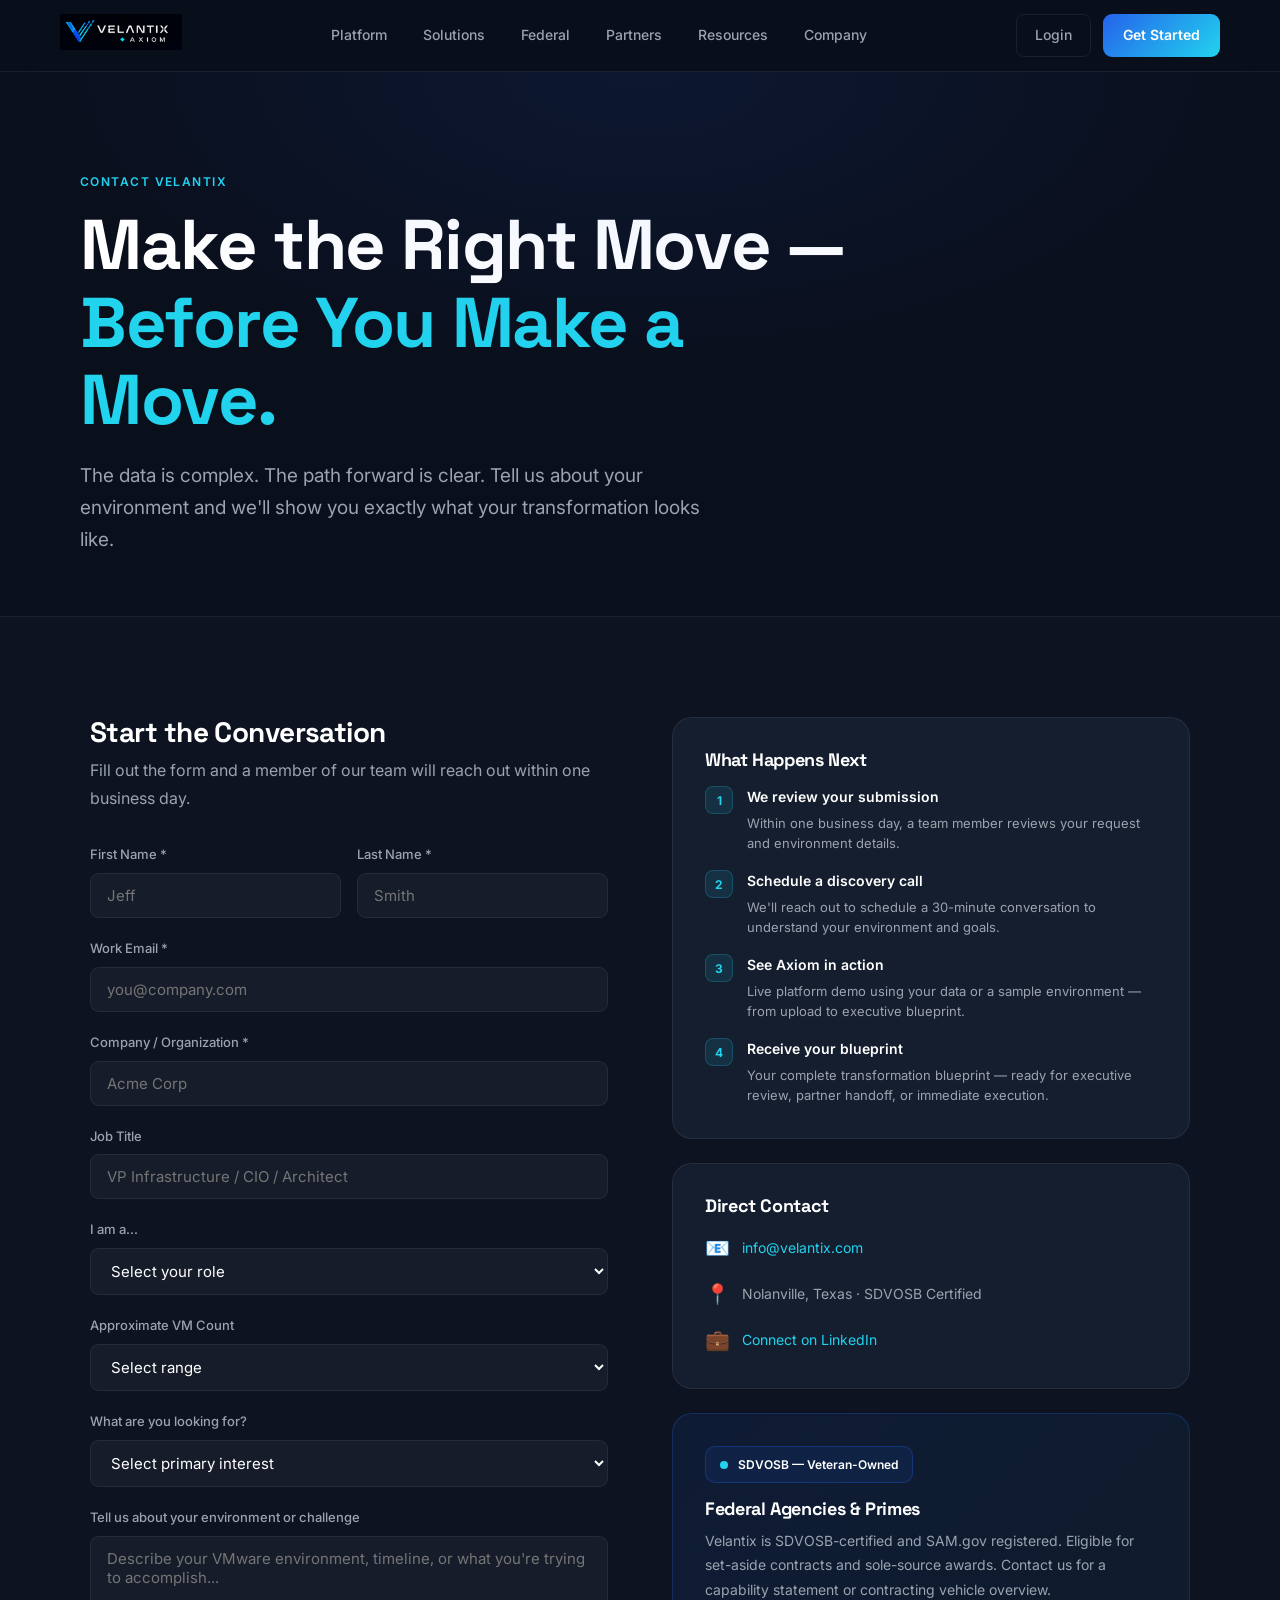
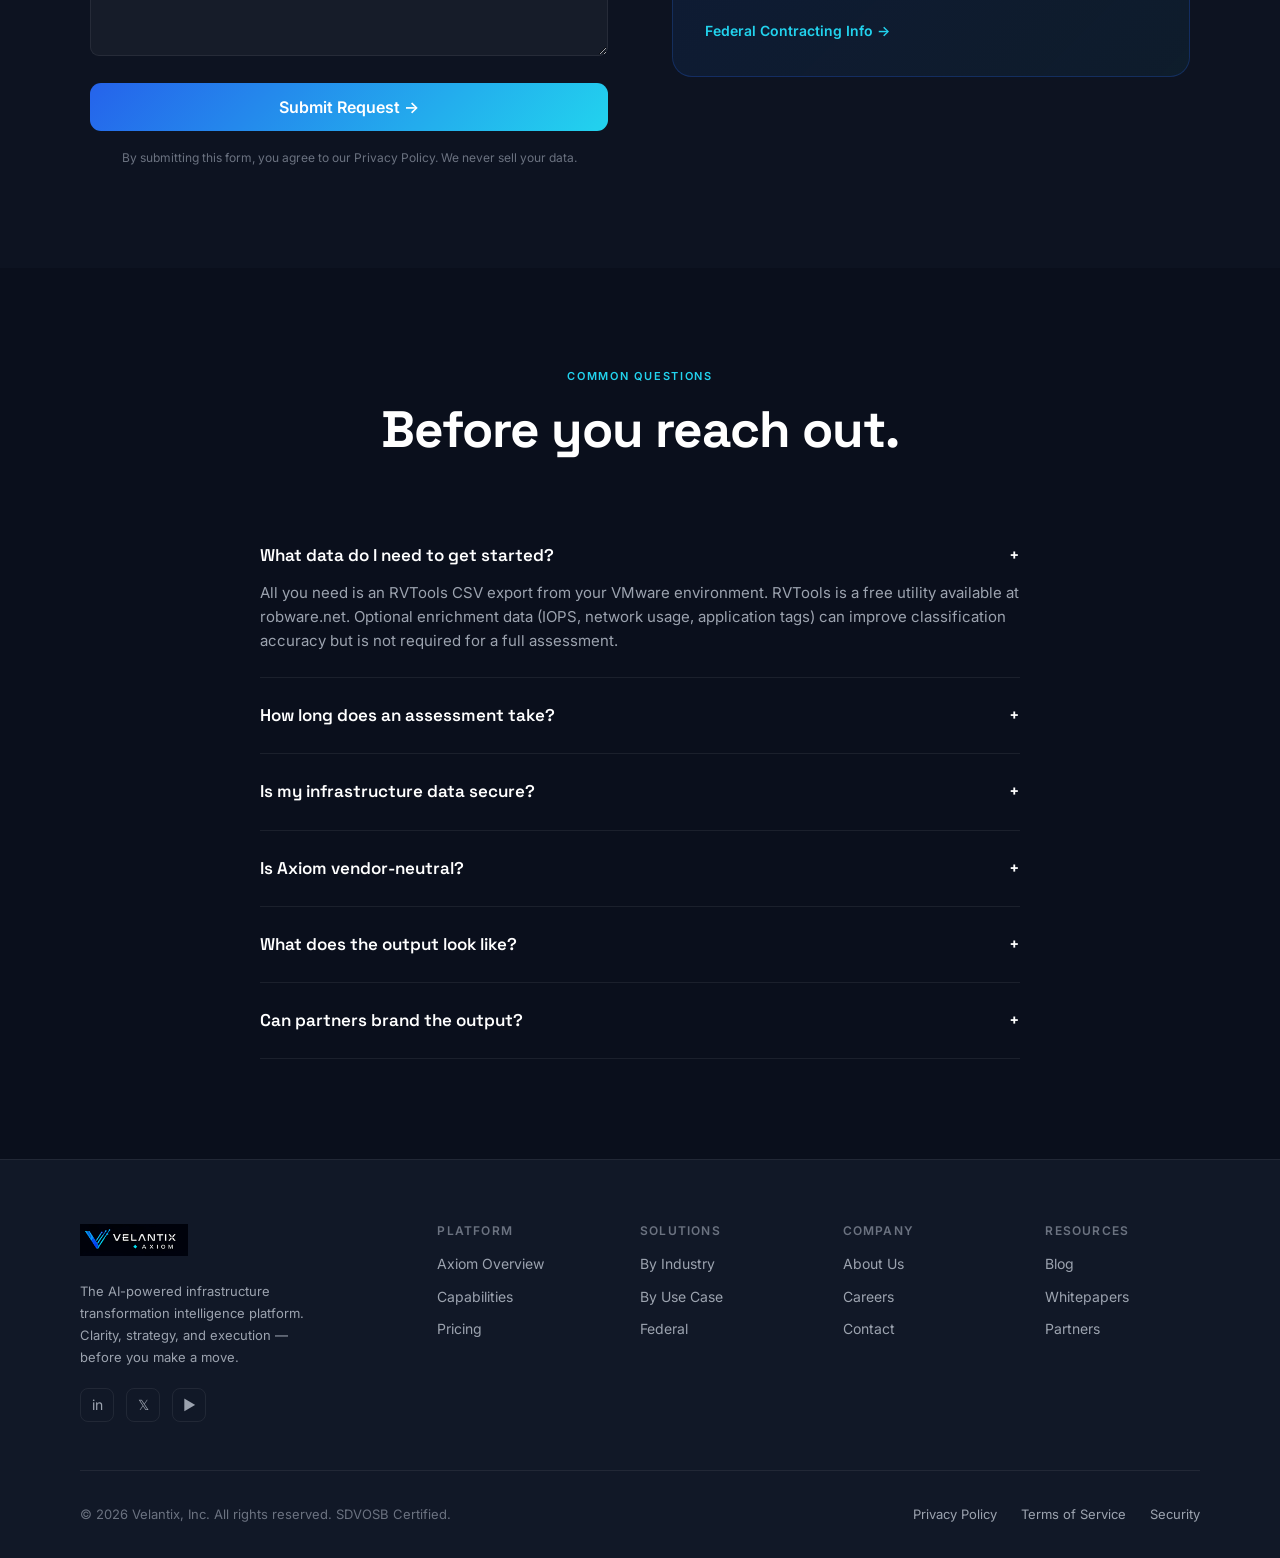
<file: site/contact/index.html>
<!DOCTYPE html>
<html lang="en">
<head>
  <meta charset="UTF-8">
  <meta name="viewport" content="width=device-width, initial-scale=1.0">
  <title>Contact — Velantix</title>
  <meta name="description" content="Contact Velantix to schedule a demo, discuss a partnership, or start your VMware exit assessment.">
  <link rel="stylesheet" href="../assets/css/style.css">
  <link rel="icon" type="image/png" href="../assets/logo/Velantix-logo.png">
</head>
<body>

<header>
  <a href="../index.html" class="nav-logo"><img src="../assets/logo/Velantix-logo.png" alt="Velantix Axiom"></a>
  <nav>
    <a href="../platform/index.html">Platform</a>
    <a href="../solutions/index.html">Solutions</a>
    <a href="../federal/index.html">Federal</a>
    <a href="../partners/index.html">Partners</a>
    <a href="../resources/index.html">Resources</a>
    <a href="../company/index.html">Company</a>
  </nav>
  <div class="nav-actions">
    <a href="#" class="btn-login">Login</a>
    <a href="#contact-form" class="btn-primary">Get Started</a>
  </div>
</header>

<main>

<div class="page-hero" style="padding-bottom:60px;">
  <div class="page-hero-bg"></div>
  <span class="eyebrow">Contact Velantix</span>
  <h1>Make the Right Move —<br><span class="cyan">Before You Make a Move.</span></h1>
  <p class="lead">The data is complex. The path forward is clear. Tell us about your environment and we'll show you exactly what your transformation looks like.</p>
</div>

<!-- ─── CONTACT LAYOUT ─── -->
<section class="section section-darker" id="contact-form">
  <div style="display:grid;grid-template-columns:1fr 1fr;gap:64px;max-width:1100px;margin:0 auto;">

    <!-- LEFT: FORM -->
    <div>
      <h3 style="margin-bottom:8px;">Start the Conversation</h3>
      <p style="margin-bottom:32px;">Fill out the form and a member of our team will reach out within one business day.</p>

      <form onsubmit="handleSubmit(event)">
        <div style="display:grid;grid-template-columns:1fr 1fr;gap:16px;">
          <div class="form-group">
            <label>First Name *</label>
            <input type="text" placeholder="Jeff" required>
          </div>
          <div class="form-group">
            <label>Last Name *</label>
            <input type="text" placeholder="Smith" required>
          </div>
        </div>

        <div class="form-group">
          <label>Work Email *</label>
          <input type="email" placeholder="you@company.com" required>
        </div>

        <div class="form-group">
          <label>Company / Organization *</label>
          <input type="text" placeholder="Acme Corp" required>
        </div>

        <div class="form-group">
          <label>Job Title</label>
          <input type="text" placeholder="VP Infrastructure / CIO / Architect">
        </div>

        <div class="form-group">
          <label>I am a...</label>
          <select>
            <option value="">Select your role</option>
            <option>Enterprise IT / End Customer</option>
            <option>Systems Integrator / SI</option>
            <option>Managed Service Provider (MSP)</option>
            <option>Value-Added Reseller (VAR)</option>
            <option>Storage / Infrastructure Manufacturer</option>
            <option>Federal / Government Agency</option>
            <option>Other</option>
          </select>
        </div>

        <div class="form-group">
          <label>Approximate VM Count</label>
          <select>
            <option value="">Select range</option>
            <option>Under 100</option>
            <option>100–500</option>
            <option>500–1,000</option>
            <option>1,000–5,000</option>
            <option>5,000+</option>
          </select>
        </div>

        <div class="form-group">
          <label>What are you looking for?</label>
          <select>
            <option value="">Select primary interest</option>
            <option>VMware Exit Assessment</option>
            <option>Platform Demo</option>
            <option>Partner Program</option>
            <option>Federal / Government Engagement</option>
            <option>OEM / Manufacturer Partnership</option>
            <option>General Inquiry</option>
          </select>
        </div>

        <div class="form-group">
          <label>Tell us about your environment or challenge</label>
          <textarea placeholder="Describe your VMware environment, timeline, or what you're trying to accomplish..."></textarea>
        </div>

        <button type="submit" class="btn-primary btn-lg" style="width:100%;justify-content:center;border:none;cursor:pointer;font-size:16px;">
          Submit Request →
        </button>

        <p style="font-size:12px;margin-top:16px;text-align:center;color:var(--steel);">By submitting this form, you agree to our Privacy Policy. We never sell your data.</p>
      </form>

      <div id="form-success" style="display:none;background:rgba(34,197,94,0.1);border:1px solid rgba(34,197,94,0.3);border-radius:12px;padding:32px;text-align:center;margin-top:24px;">
        <div style="font-size:48px;margin-bottom:16px;">✅</div>
        <h3 style="margin-bottom:8px;">Request Received</h3>
        <p>Thank you — we'll be in touch within one business day.</p>
      </div>
    </div>

    <!-- RIGHT: INFO PANELS -->
    <div style="display:flex;flex-direction:column;gap:24px;">

      <div class="card" style="padding:32px;">
        <h4 style="margin-bottom:16px;">What Happens Next</h4>
        <div style="display:flex;flex-direction:column;gap:16px;">
          <div style="display:flex;gap:14px;align-items:flex-start;">
            <div style="min-width:28px;height:28px;background:rgba(34,211,238,0.1);border:1px solid rgba(34,211,238,0.2);border-radius:8px;display:flex;align-items:center;justify-content:center;font-size:12px;font-weight:700;color:var(--cyan);">1</div>
            <div>
              <div style="font-weight:600;font-size:14px;margin-bottom:4px;">We review your submission</div>
              <div style="font-size:13px;color:var(--text-sub);">Within one business day, a team member reviews your request and environment details.</div>
            </div>
          </div>
          <div style="display:flex;gap:14px;align-items:flex-start;">
            <div style="min-width:28px;height:28px;background:rgba(34,211,238,0.1);border:1px solid rgba(34,211,238,0.2);border-radius:8px;display:flex;align-items:center;justify-content:center;font-size:12px;font-weight:700;color:var(--cyan);">2</div>
            <div>
              <div style="font-weight:600;font-size:14px;margin-bottom:4px;">Schedule a discovery call</div>
              <div style="font-size:13px;color:var(--text-sub);">We'll reach out to schedule a 30-minute conversation to understand your environment and goals.</div>
            </div>
          </div>
          <div style="display:flex;gap:14px;align-items:flex-start;">
            <div style="min-width:28px;height:28px;background:rgba(34,211,238,0.1);border:1px solid rgba(34,211,238,0.2);border-radius:8px;display:flex;align-items:center;justify-content:center;font-size:12px;font-weight:700;color:var(--cyan);">3</div>
            <div>
              <div style="font-weight:600;font-size:14px;margin-bottom:4px;">See Axiom in action</div>
              <div style="font-size:13px;color:var(--text-sub);">Live platform demo using your data or a sample environment — from upload to executive blueprint.</div>
            </div>
          </div>
          <div style="display:flex;gap:14px;align-items:flex-start;">
            <div style="min-width:28px;height:28px;background:rgba(34,211,238,0.1);border:1px solid rgba(34,211,238,0.2);border-radius:8px;display:flex;align-items:center;justify-content:center;font-size:12px;font-weight:700;color:var(--cyan);">4</div>
            <div>
              <div style="font-weight:600;font-size:14px;margin-bottom:4px;">Receive your blueprint</div>
              <div style="font-size:13px;color:var(--text-sub);">Your complete transformation blueprint — ready for executive review, partner handoff, or immediate execution.</div>
            </div>
          </div>
        </div>
      </div>

      <div class="card" style="padding:32px;">
        <h4 style="margin-bottom:16px;">Direct Contact</h4>
        <div style="display:flex;flex-direction:column;gap:14px;">
          <div style="display:flex;align-items:center;gap:12px;font-size:14px;">
            <span style="font-size:20px;">📧</span>
            <a href="mailto:info@velantix.com" style="color:var(--cyan);">info@velantix.com</a>
          </div>
          <div style="display:flex;align-items:center;gap:12px;font-size:14px;">
            <span style="font-size:20px;">📍</span>
            <span style="color:var(--text-sub);">Nolanville, Texas · SDVOSB Certified</span>
          </div>
          <div style="display:flex;align-items:center;gap:12px;font-size:14px;">
            <span style="font-size:20px;">💼</span>
            <a href="https://linkedin.com" target="_blank" style="color:var(--cyan);">Connect on LinkedIn</a>
          </div>
        </div>
      </div>

      <div class="card" style="padding:32px;background:linear-gradient(135deg,rgba(37,99,235,0.1),rgba(34,211,238,0.05));border-color:rgba(37,99,235,0.25);">
        <div class="sdvosb-badge" style="margin-bottom:16px;font-size:12px;padding:8px 14px;">
          <span class="dot"></span>
          SDVOSB — Veteran-Owned
        </div>
        <h4 style="margin-bottom:10px;">Federal Agencies &amp; Primes</h4>
        <p style="font-size:14px;margin-bottom:16px;">Velantix is SDVOSB-certified and SAM.gov registered. Eligible for set-aside contracts and sole-source awards. Contact us for a capability statement or contracting vehicle overview.</p>
        <a href="../federal/index.html" style="font-size:14px;font-weight:600;color:var(--cyan);">Federal Contracting Info →</a>
      </div>

    </div>
  </div>
</section>

<!-- ─── FAQ ─── -->
<section class="section">
  <div class="section-header">
    <span class="section-label">Common Questions</span>
    <h2>Before you reach out.</h2>
  </div>

  <div style="max-width:760px;margin:0 auto;">
    <div class="faq-item open">
      <div class="faq-q">What data do I need to get started? <span>+</span></div>
      <div class="faq-a">All you need is an RVTools CSV export from your VMware environment. RVTools is a free utility available at robware.net. Optional enrichment data (IOPS, network usage, application tags) can improve classification accuracy but is not required for a full assessment.</div>
    </div>
    <div class="faq-item">
      <div class="faq-q">How long does an assessment take? <span>+</span></div>
      <div class="faq-a">Axiom processes 1,000–5,000 VMs in under 5 minutes. The full pipeline — normalization, classification, cost modeling, timeline, and AI narrative generation — runs automatically. You receive the executive PDF and technical dataset the same session.</div>
    </div>
    <div class="faq-item">
      <div class="faq-q">Is my infrastructure data secure? <span>+</span></div>
      <div class="faq-a">Yes. Velantix processes your data with encrypted storage and strict API key protection. We do not retain customer infrastructure data after assessment completion. An on-premise deployment option is available for federal and security-sensitive environments.</div>
    </div>
    <div class="faq-item">
      <div class="faq-q">Is Axiom vendor-neutral? <span>+</span></div>
      <div class="faq-a">100%. Axiom's recommendations are driven entirely by your infrastructure data — not by vendor relationships or preferred platforms. We support all major VMware exit destinations including OpenShift, Nutanix, Proxmox, and all major hyperscalers. You choose where you're going. We show you the optimal path.</div>
    </div>
    <div class="faq-item">
      <div class="faq-q">What does the output look like? <span>+</span></div>
      <div class="faq-a">Every assessment produces: (1) an executive PDF with AI-generated summary, risk analysis, TCO model, and transformation blueprint; (2) a full technical dataset with per-VM classification, confidence scores, and reason codes; and (3) an optional slide summary deck for stakeholder presentation.</div>
    </div>
    <div class="faq-item">
      <div class="faq-q">Can partners brand the output? <span>+</span></div>
      <div class="faq-a">Yes. Certified Partner tier and above includes co-branded output options. OEM/Strategic partners have access to full white-label deliverables. Contact us to discuss partner program options.</div>
    </div>
  </div>
</section>

</main>

<footer>
  <div class="footer-grid">
    <div class="footer-brand">
      <img src="../assets/logo/Velantix-logo.png" alt="Velantix Axiom">
      <p>The AI-powered infrastructure transformation intelligence platform. Clarity, strategy, and execution — before you make a move.</p>
      <div class="social-links"><a href="#" title="LinkedIn">in</a><a href="#" title="X">𝕏</a><a href="#" title="YouTube">▶</a></div>
    </div>
    <div class="footer-col"><h5>Platform</h5><a href="../platform/index.html">Axiom Overview</a><a href="../platform/index.html#capabilities">Capabilities</a><a href="../platform/index.html#pricing">Pricing</a></div>
    <div class="footer-col"><h5>Solutions</h5><a href="../solutions/index.html#industry">By Industry</a><a href="../solutions/index.html#usecase">By Use Case</a><a href="../federal/index.html">Federal</a></div>
    <div class="footer-col"><h5>Company</h5><a href="../company/index.html">About Us</a><a href="../company/index.html#careers">Careers</a><a href="index.html">Contact</a></div>
    <div class="footer-col"><h5>Resources</h5><a href="../resources/index.html#blog">Blog</a><a href="../resources/index.html#whitepapers">Whitepapers</a><a href="../partners/index.html">Partners</a></div>
  </div>
  <div class="footer-bottom">
    <p style="color:var(--steel);">© 2026 Velantix, Inc. All rights reserved. SDVOSB Certified.</p>
    <div class="footer-links"><a href="#">Privacy Policy</a><a href="#">Terms of Service</a><a href="#">Security</a></div>
  </div>
</footer>

<script>
  window.addEventListener('scroll', () => {
    document.querySelector('header').style.boxShadow = window.scrollY > 40 ? '0 4px 40px rgba(0,0,0,0.4)' : '';
  });

  document.querySelectorAll('.faq-q').forEach(q => {
    q.addEventListener('click', () => {
      const item = q.closest('.faq-item');
      const isOpen = item.classList.contains('open');
      document.querySelectorAll('.faq-item').forEach(i => i.classList.remove('open'));
      if (!isOpen) item.classList.add('open');
      q.querySelector('span').textContent = item.classList.contains('open') ? '−' : '+';
    });
  });

  function handleSubmit(e) {
    e.preventDefault();
    document.querySelector('form').style.display = 'none';
    document.getElementById('form-success').style.display = 'block';
  }
</script>

</body>
</html>
</file>
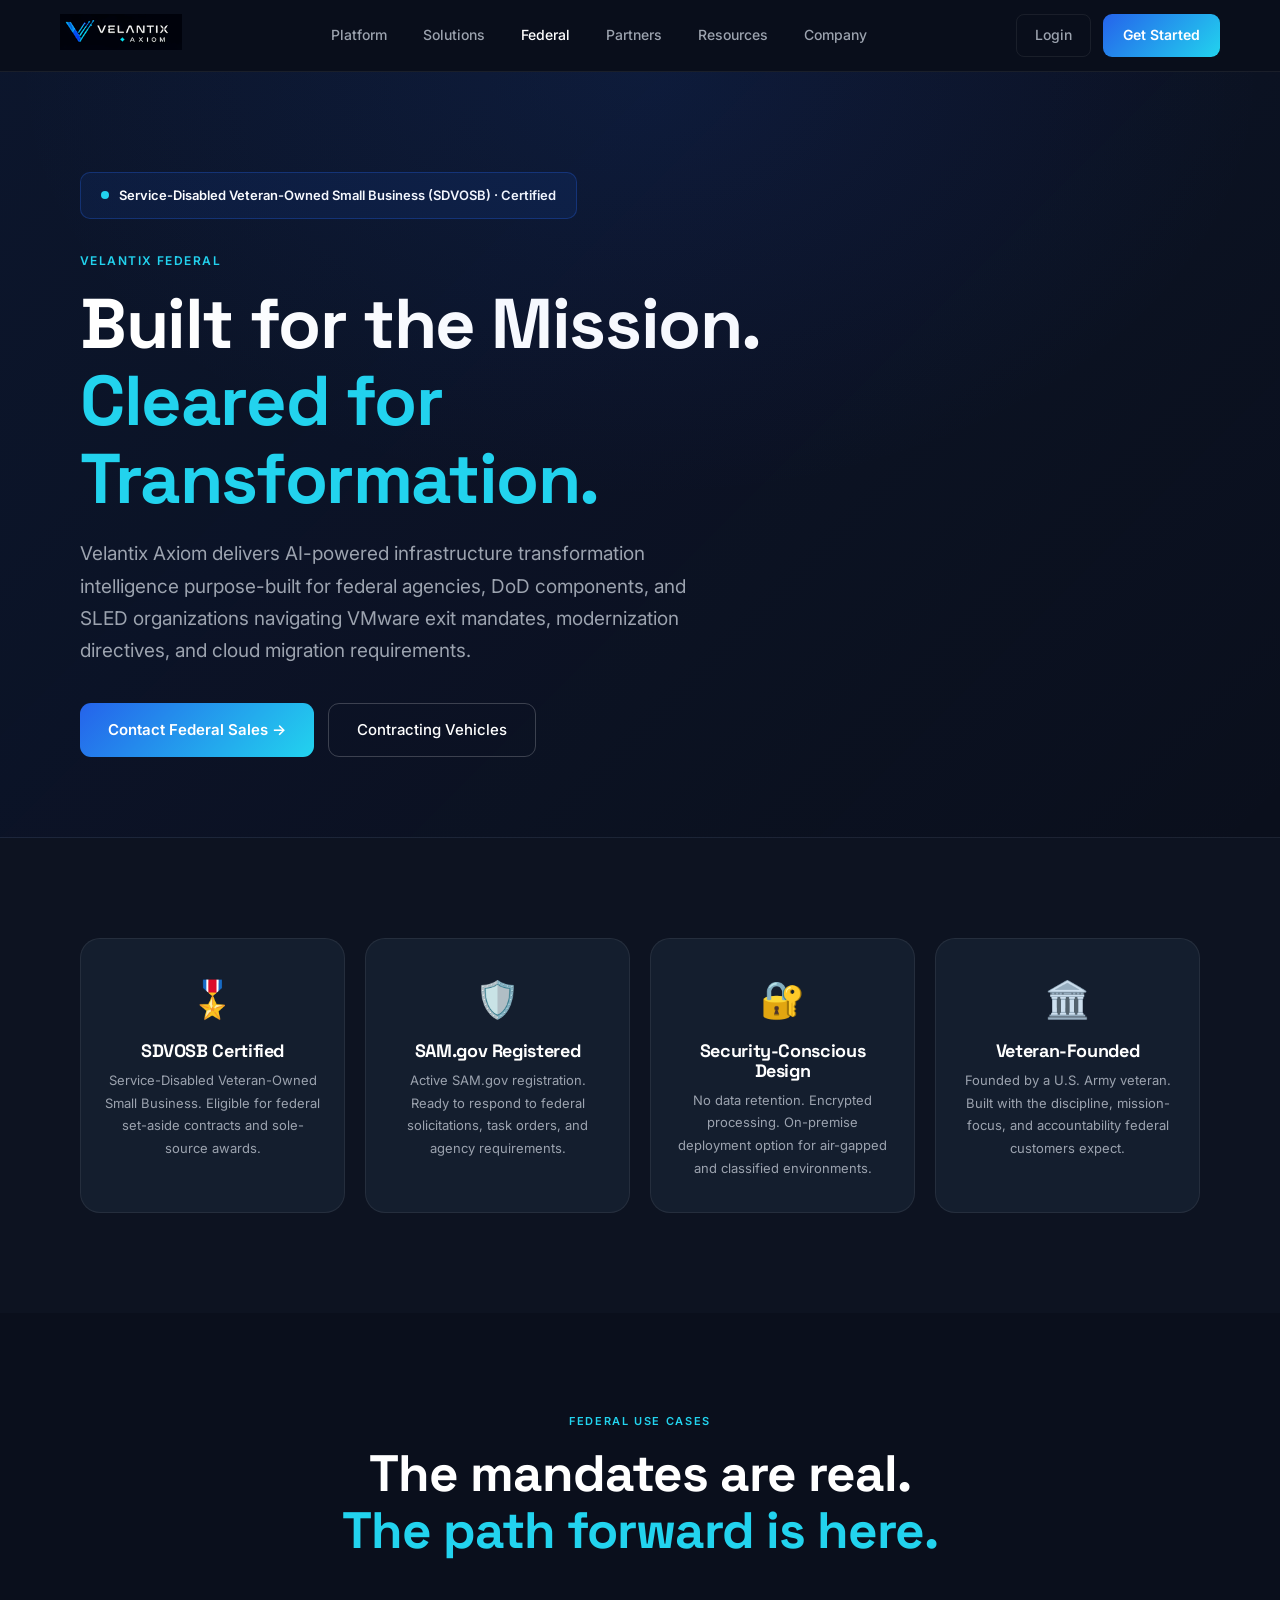
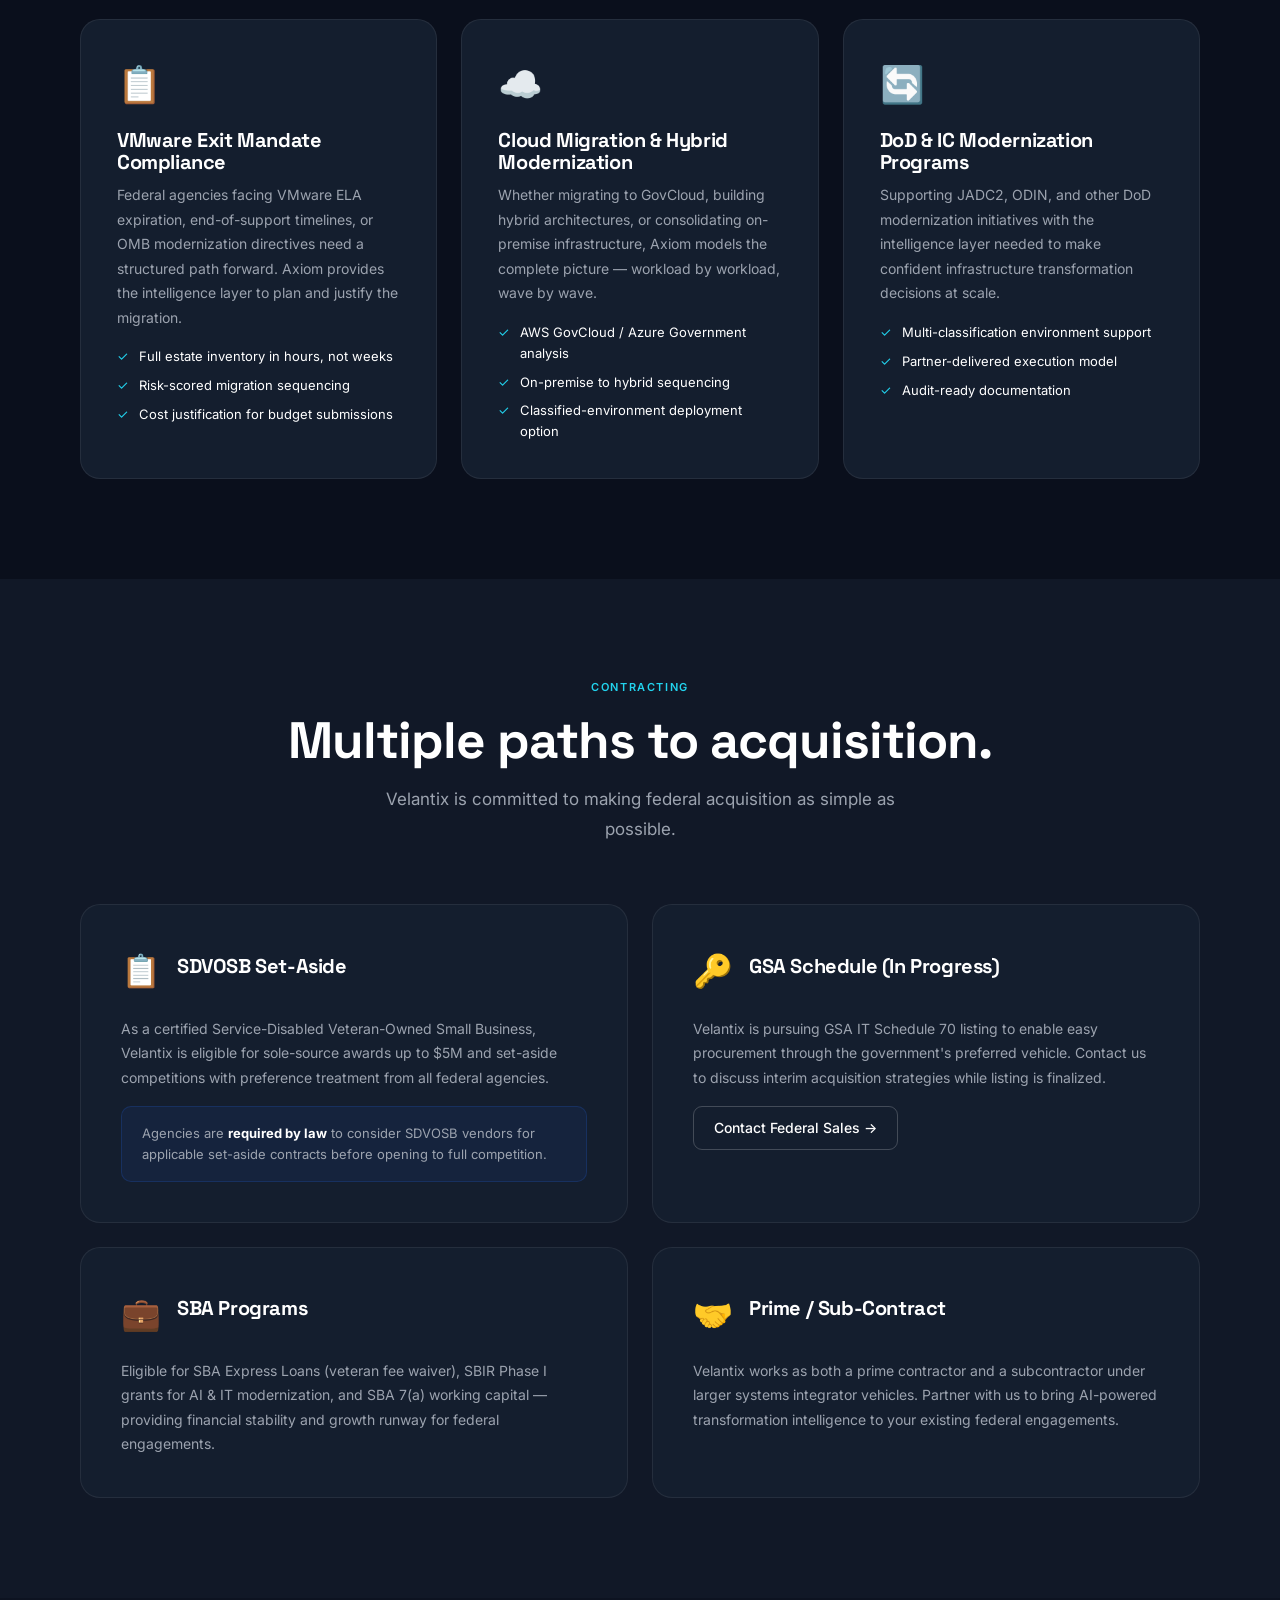
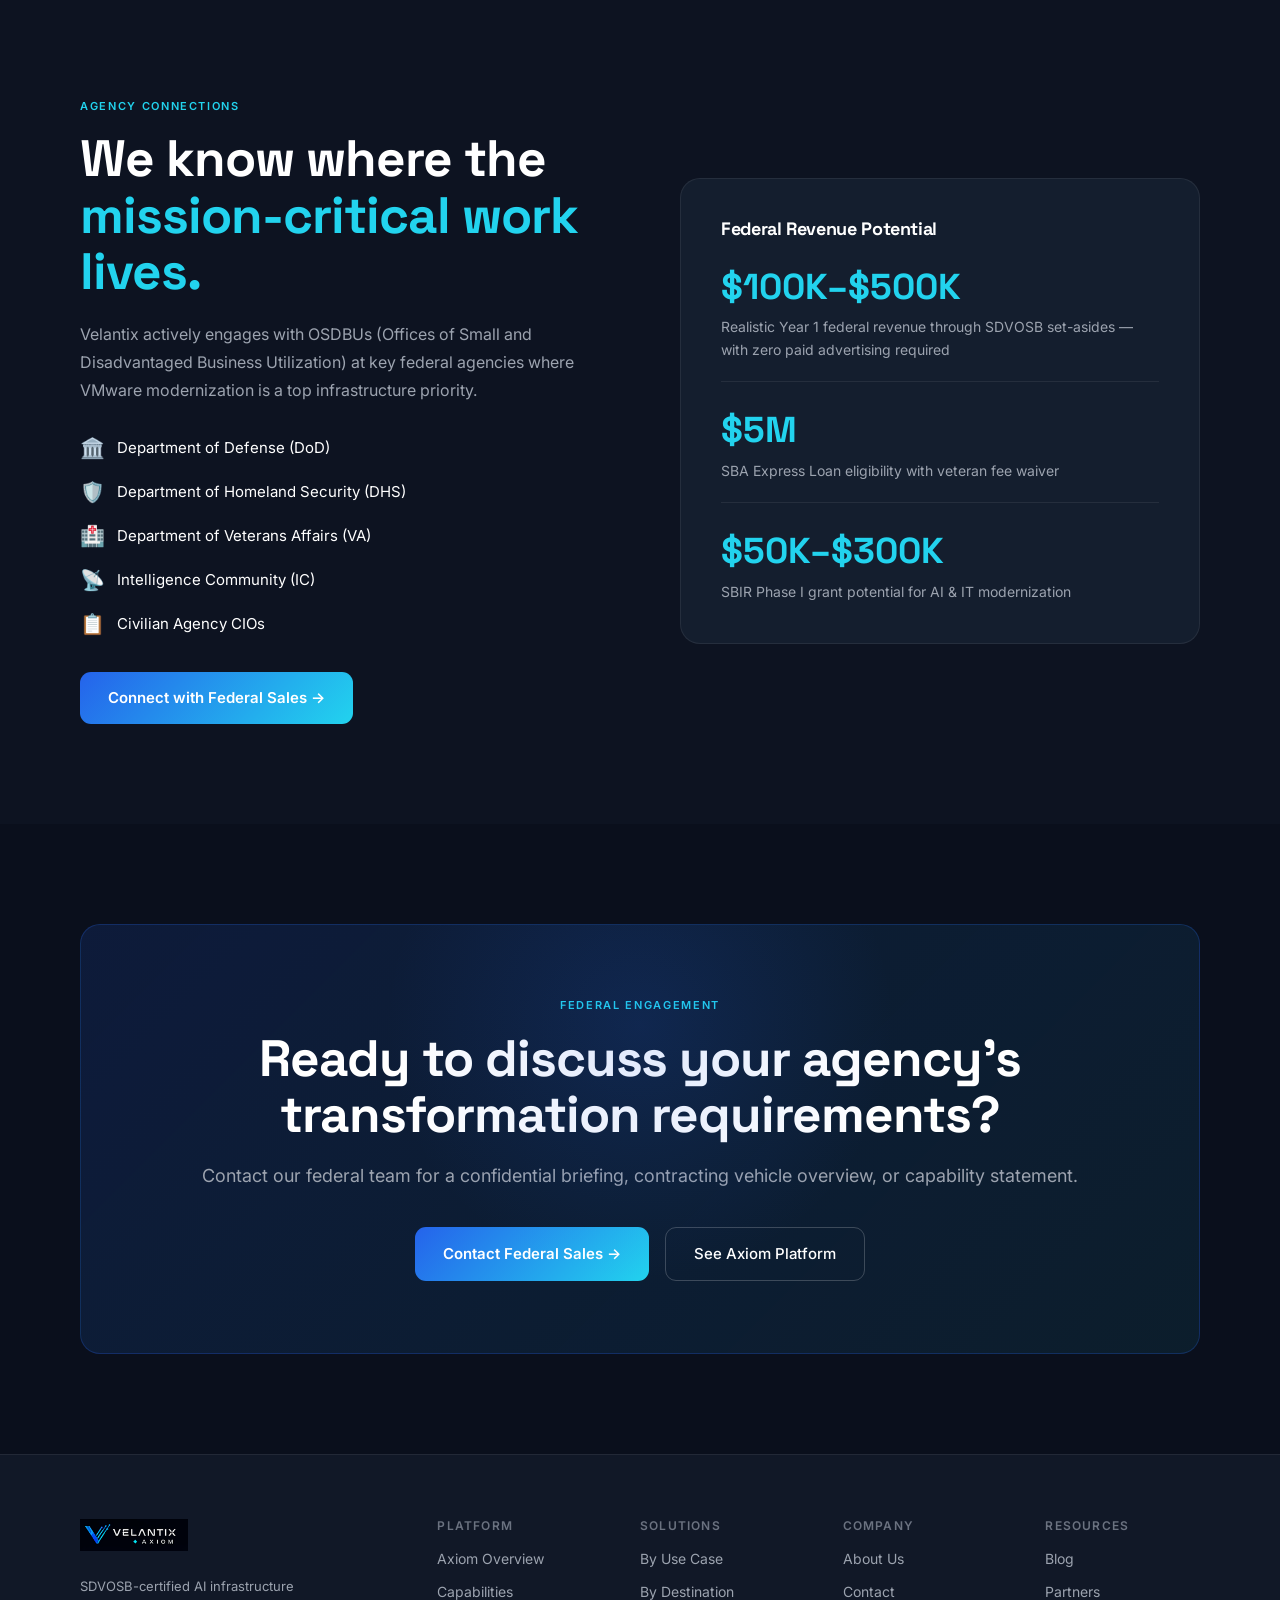
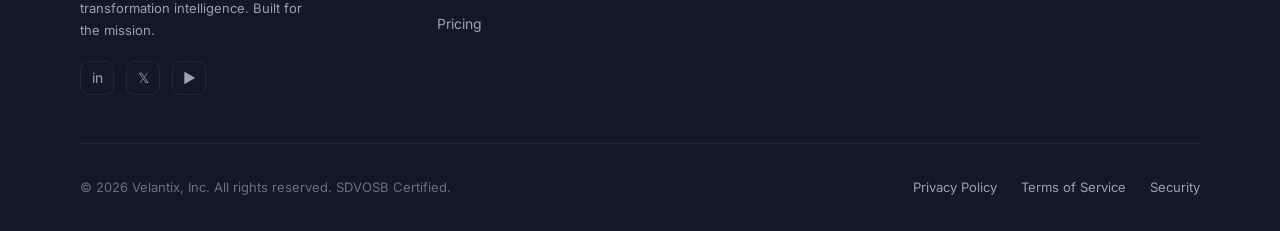
<file: site/federal/index.html>
<!DOCTYPE html>
<html lang="en">
<head>
  <meta charset="UTF-8">
  <meta name="viewport" content="width=device-width, initial-scale=1.0">
  <title>Velantix Federal — AI-Powered Transformation for Government</title>
  <meta name="description" content="Velantix is an SDVOSB-certified AI infrastructure transformation intelligence platform built for federal agencies, DoD, and SLED organizations.">
  <link rel="stylesheet" href="../assets/css/style.css">
  <link rel="icon" type="image/png" href="../assets/logo/Velantix-logo.png">
</head>
<body>

<header>
  <a href="../index.html" class="nav-logo"><img src="../assets/logo/Velantix-logo.png" alt="Velantix Axiom"></a>
  <nav>
    <a href="../platform/index.html">Platform</a>
    <a href="../solutions/index.html">Solutions</a>
    <a href="../federal/index.html" class="active">Federal</a>
    <a href="../partners/index.html">Partners</a>
    <a href="../resources/index.html">Resources</a>
    <a href="../company/index.html">Company</a>
  </nav>
  <div class="nav-actions">
    <a href="#" class="btn-login">Login</a>
    <a href="../contact/index.html" class="btn-primary">Get Started</a>
  </div>
</header>

<main>

<div class="page-hero" style="background:linear-gradient(135deg,rgba(37,99,235,0.08),transparent);">
  <div class="page-hero-bg"></div>
  <div class="sdvosb-badge">
    <span class="dot"></span>
    Service-Disabled Veteran-Owned Small Business (SDVOSB) · Certified
  </div>
  <span class="eyebrow">Velantix Federal</span>
  <h1>Built for the Mission.<br><span class="cyan">Cleared for Transformation.</span></h1>
  <p class="lead">Velantix Axiom delivers AI-powered infrastructure transformation intelligence purpose-built for federal agencies, DoD components, and SLED organizations navigating VMware exit mandates, modernization directives, and cloud migration requirements.</p>
  <div style="display:flex;gap:14px;margin-top:36px;flex-wrap:wrap;">
    <a href="../contact/index.html" class="btn-primary btn-lg">Contact Federal Sales →</a>
    <a href="#contracting" class="btn-secondary btn-lg">Contracting Vehicles</a>
  </div>
</div>

<!-- ─── FEDERAL CREDENTIALS ─── -->
<section class="section section-darker">
  <div class="grid-4">
    <div class="card" style="text-align:center;padding:32px 24px;">
      <div style="font-size:36px;margin-bottom:12px;">🎖️</div>
      <h4 style="margin-bottom:8px;">SDVOSB Certified</h4>
      <p style="font-size:13px;">Service-Disabled Veteran-Owned Small Business. Eligible for federal set-aside contracts and sole-source awards.</p>
    </div>
    <div class="card" style="text-align:center;padding:32px 24px;">
      <div style="font-size:36px;margin-bottom:12px;">🛡️</div>
      <h4 style="margin-bottom:8px;">SAM.gov Registered</h4>
      <p style="font-size:13px;">Active SAM.gov registration. Ready to respond to federal solicitations, task orders, and agency requirements.</p>
    </div>
    <div class="card" style="text-align:center;padding:32px 24px;">
      <div style="font-size:36px;margin-bottom:12px;">🔐</div>
      <h4 style="margin-bottom:8px;">Security-Conscious Design</h4>
      <p style="font-size:13px;">No data retention. Encrypted processing. On-premise deployment option for air-gapped and classified environments.</p>
    </div>
    <div class="card" style="text-align:center;padding:32px 24px;">
      <div style="font-size:36px;margin-bottom:12px;">🏛️</div>
      <h4 style="margin-bottom:8px;">Veteran-Founded</h4>
      <p style="font-size:13px;">Founded by a U.S. Army veteran. Built with the discipline, mission-focus, and accountability federal customers expect.</p>
    </div>
  </div>
</section>

<!-- ─── FEDERAL USE CASES ─── -->
<section class="section">
  <div class="section-header">
    <span class="section-label">Federal Use Cases</span>
    <h2>The mandates are real.<br><span class="cyan">The path forward is here.</span></h2>
  </div>

  <div class="grid-3">
    <div class="card" style="padding:36px;">
      <div style="font-size:36px;margin-bottom:16px;">📋</div>
      <h3>VMware Exit Mandate Compliance</h3>
      <p style="margin-bottom:16px;">Federal agencies facing VMware ELA expiration, end-of-support timelines, or OMB modernization directives need a structured path forward. Axiom provides the intelligence layer to plan and justify the migration.</p>
      <div style="display:flex;flex-direction:column;gap:8px;">
        <div style="display:flex;gap:10px;font-size:13px;"><span style="color:var(--cyan);">✓</span> Full estate inventory in hours, not weeks</div>
        <div style="display:flex;gap:10px;font-size:13px;"><span style="color:var(--cyan);">✓</span> Risk-scored migration sequencing</div>
        <div style="display:flex;gap:10px;font-size:13px;"><span style="color:var(--cyan);">✓</span> Cost justification for budget submissions</div>
      </div>
    </div>

    <div class="card" style="padding:36px;">
      <div style="font-size:36px;margin-bottom:16px;">☁️</div>
      <h3>Cloud Migration &amp; Hybrid Modernization</h3>
      <p style="margin-bottom:16px;">Whether migrating to GovCloud, building hybrid architectures, or consolidating on-premise infrastructure, Axiom models the complete picture — workload by workload, wave by wave.</p>
      <div style="display:flex;flex-direction:column;gap:8px;">
        <div style="display:flex;gap:10px;font-size:13px;"><span style="color:var(--cyan);">✓</span> AWS GovCloud / Azure Government analysis</div>
        <div style="display:flex;gap:10px;font-size:13px;"><span style="color:var(--cyan);">✓</span> On-premise to hybrid sequencing</div>
        <div style="display:flex;gap:10px;font-size:13px;"><span style="color:var(--cyan);">✓</span> Classified-environment deployment option</div>
      </div>
    </div>

    <div class="card" style="padding:36px;">
      <div style="font-size:36px;margin-bottom:16px;">🔄</div>
      <h3>DoD &amp; IC Modernization Programs</h3>
      <p style="margin-bottom:16px;">Supporting JADC2, ODIN, and other DoD modernization initiatives with the intelligence layer needed to make confident infrastructure transformation decisions at scale.</p>
      <div style="display:flex;flex-direction:column;gap:8px;">
        <div style="display:flex;gap:10px;font-size:13px;"><span style="color:var(--cyan);">✓</span> Multi-classification environment support</div>
        <div style="display:flex;gap:10px;font-size:13px;"><span style="color:var(--cyan);">✓</span> Partner-delivered execution model</div>
        <div style="display:flex;gap:10px;font-size:13px;"><span style="color:var(--cyan);">✓</span> Audit-ready documentation</div>
      </div>
    </div>
  </div>
</section>

<!-- ─── CONTRACTING ─── -->
<section class="section section-dark" id="contracting">
  <div class="section-header">
    <span class="section-label">Contracting</span>
    <h2>Multiple paths to acquisition.</h2>
    <p>Velantix is committed to making federal acquisition as simple as possible.</p>
  </div>

  <div class="grid-2" style="gap:24px;">
    <div class="card" style="padding:40px;">
      <div style="display:flex;align-items:center;gap:16px;margin-bottom:20px;">
        <div style="font-size:32px;">📋</div>
        <h3>SDVOSB Set-Aside</h3>
      </div>
      <p style="margin-bottom:16px;">As a certified Service-Disabled Veteran-Owned Small Business, Velantix is eligible for sole-source awards up to $5M and set-aside competitions with preference treatment from all federal agencies.</p>
      <div style="background:rgba(37,99,235,0.08);border:1px solid rgba(37,99,235,0.2);border-radius:10px;padding:16px 20px;font-size:13px;color:var(--text-sub);">
        Agencies are <strong style="color:var(--white);">required by law</strong> to consider SDVOSB vendors for applicable set-aside contracts before opening to full competition.
      </div>
    </div>

    <div class="card" style="padding:40px;">
      <div style="display:flex;align-items:center;gap:16px;margin-bottom:20px;">
        <div style="font-size:32px;">🔑</div>
        <h3>GSA Schedule (In Progress)</h3>
      </div>
      <p style="margin-bottom:16px;">Velantix is pursuing GSA IT Schedule 70 listing to enable easy procurement through the government's preferred vehicle. Contact us to discuss interim acquisition strategies while listing is finalized.</p>
      <a href="../contact/index.html" class="btn-secondary" style="font-size:14px;padding:10px 20px;">Contact Federal Sales →</a>
    </div>

    <div class="card" style="padding:40px;">
      <div style="display:flex;align-items:center;gap:16px;margin-bottom:20px;">
        <div style="font-size:32px;">💼</div>
        <h3>SBA Programs</h3>
      </div>
      <p>Eligible for SBA Express Loans (veteran fee waiver), SBIR Phase I grants for AI &amp; IT modernization, and SBA 7(a) working capital — providing financial stability and growth runway for federal engagements.</p>
    </div>

    <div class="card" style="padding:40px;">
      <div style="display:flex;align-items:center;gap:16px;margin-bottom:20px;">
        <div style="font-size:32px;">🤝</div>
        <h3>Prime / Sub-Contract</h3>
      </div>
      <p>Velantix works as both a prime contractor and a subcontractor under larger systems integrator vehicles. Partner with us to bring AI-powered transformation intelligence to your existing federal engagements.</p>
    </div>
  </div>
</section>

<!-- ─── OSDBU CONNECTIONS ─── -->
<section class="section section-darker">
  <div class="split">
    <div>
      <span class="section-label">Agency Connections</span>
      <h2>We know where the<br><span class="cyan">mission-critical work lives.</span></h2>
      <p style="font-size:16px;margin:20px 0 28px;">Velantix actively engages with OSDBUs (Offices of Small and Disadvantaged Business Utilization) at key federal agencies where VMware modernization is a top infrastructure priority.</p>
      <div style="display:flex;flex-direction:column;gap:12px;margin-bottom:32px;">
        <div style="display:flex;align-items:center;gap:12px;font-size:15px;"><span style="color:var(--cyan);font-size:20px;">🏛️</span> Department of Defense (DoD)</div>
        <div style="display:flex;align-items:center;gap:12px;font-size:15px;"><span style="color:var(--cyan);font-size:20px;">🛡️</span> Department of Homeland Security (DHS)</div>
        <div style="display:flex;align-items:center;gap:12px;font-size:15px;"><span style="color:var(--cyan);font-size:20px;">🏥</span> Department of Veterans Affairs (VA)</div>
        <div style="display:flex;align-items:center;gap:12px;font-size:15px;"><span style="color:var(--cyan);font-size:20px;">📡</span> Intelligence Community (IC)</div>
        <div style="display:flex;align-items:center;gap:12px;font-size:15px;"><span style="color:var(--cyan);font-size:20px;">📋</span> Civilian Agency CIOs</div>
      </div>
      <a href="../contact/index.html" class="btn-primary btn-lg">Connect with Federal Sales →</a>
    </div>
    <div>
      <div class="card" style="padding:40px;">
        <h4 style="margin-bottom:20px;">Federal Revenue Potential</h4>
        <div style="display:flex;flex-direction:column;gap:20px;">
          <div>
            <div style="font-family:'Space Grotesk',sans-serif;font-size:36px;font-weight:700;color:var(--cyan);">$100K–$500K</div>
            <div style="font-size:14px;color:var(--text-sub);">Realistic Year 1 federal revenue through SDVOSB set-asides — with zero paid advertising required</div>
          </div>
          <div style="height:1px;background:var(--border);"></div>
          <div>
            <div style="font-family:'Space Grotesk',sans-serif;font-size:36px;font-weight:700;color:var(--cyan);">$5M</div>
            <div style="font-size:14px;color:var(--text-sub);">SBA Express Loan eligibility with veteran fee waiver</div>
          </div>
          <div style="height:1px;background:var(--border);"></div>
          <div>
            <div style="font-family:'Space Grotesk',sans-serif;font-size:36px;font-weight:700;color:var(--cyan);">$50K–$300K</div>
            <div style="font-size:14px;color:var(--text-sub);">SBIR Phase I grant potential for AI &amp; IT modernization</div>
          </div>
        </div>
      </div>
    </div>
  </div>
</section>

<!-- ─── CTA ─── -->
<section class="section">
  <div class="cta-strip">
    <span class="section-label">Federal Engagement</span>
    <h2>Ready to discuss your agency's<br>transformation requirements?</h2>
    <p>Contact our federal team for a confidential briefing, contracting vehicle overview, or capability statement.</p>
    <div class="actions">
      <a href="../contact/index.html" class="btn-primary btn-lg">Contact Federal Sales →</a>
      <a href="../platform/index.html" class="btn-secondary btn-lg">See Axiom Platform</a>
    </div>
  </div>
</section>

</main>

<footer>
  <div class="footer-grid">
    <div class="footer-brand">
      <img src="../assets/logo/Velantix-logo.png" alt="Velantix Axiom">
      <p>SDVOSB-certified AI infrastructure transformation intelligence. Built for the mission.</p>
      <div class="social-links"><a href="#" title="LinkedIn">in</a><a href="#" title="X">𝕏</a><a href="#" title="YouTube">▶</a></div>
    </div>
    <div class="footer-col"><h5>Platform</h5><a href="../platform/index.html">Axiom Overview</a><a href="../platform/index.html#capabilities">Capabilities</a><a href="../platform/index.html#pricing">Pricing</a></div>
    <div class="footer-col"><h5>Solutions</h5><a href="../solutions/index.html">By Use Case</a><a href="../solutions/index.html#destination">By Destination</a></div>
    <div class="footer-col"><h5>Company</h5><a href="../company/index.html">About Us</a><a href="../contact/index.html">Contact</a></div>
    <div class="footer-col"><h5>Resources</h5><a href="../resources/index.html">Blog</a><a href="../partners/index.html">Partners</a></div>
  </div>
  <div class="footer-bottom">
    <p style="color:var(--steel);">© 2026 Velantix, Inc. All rights reserved. SDVOSB Certified.</p>
    <div class="footer-links"><a href="#">Privacy Policy</a><a href="#">Terms of Service</a><a href="#">Security</a></div>
  </div>
</footer>
<script>window.addEventListener('scroll',()=>{document.querySelector('header').style.boxShadow=window.scrollY>40?'0 4px 40px rgba(0,0,0,0.4)':''});</script>
</body>
</html>
</file>
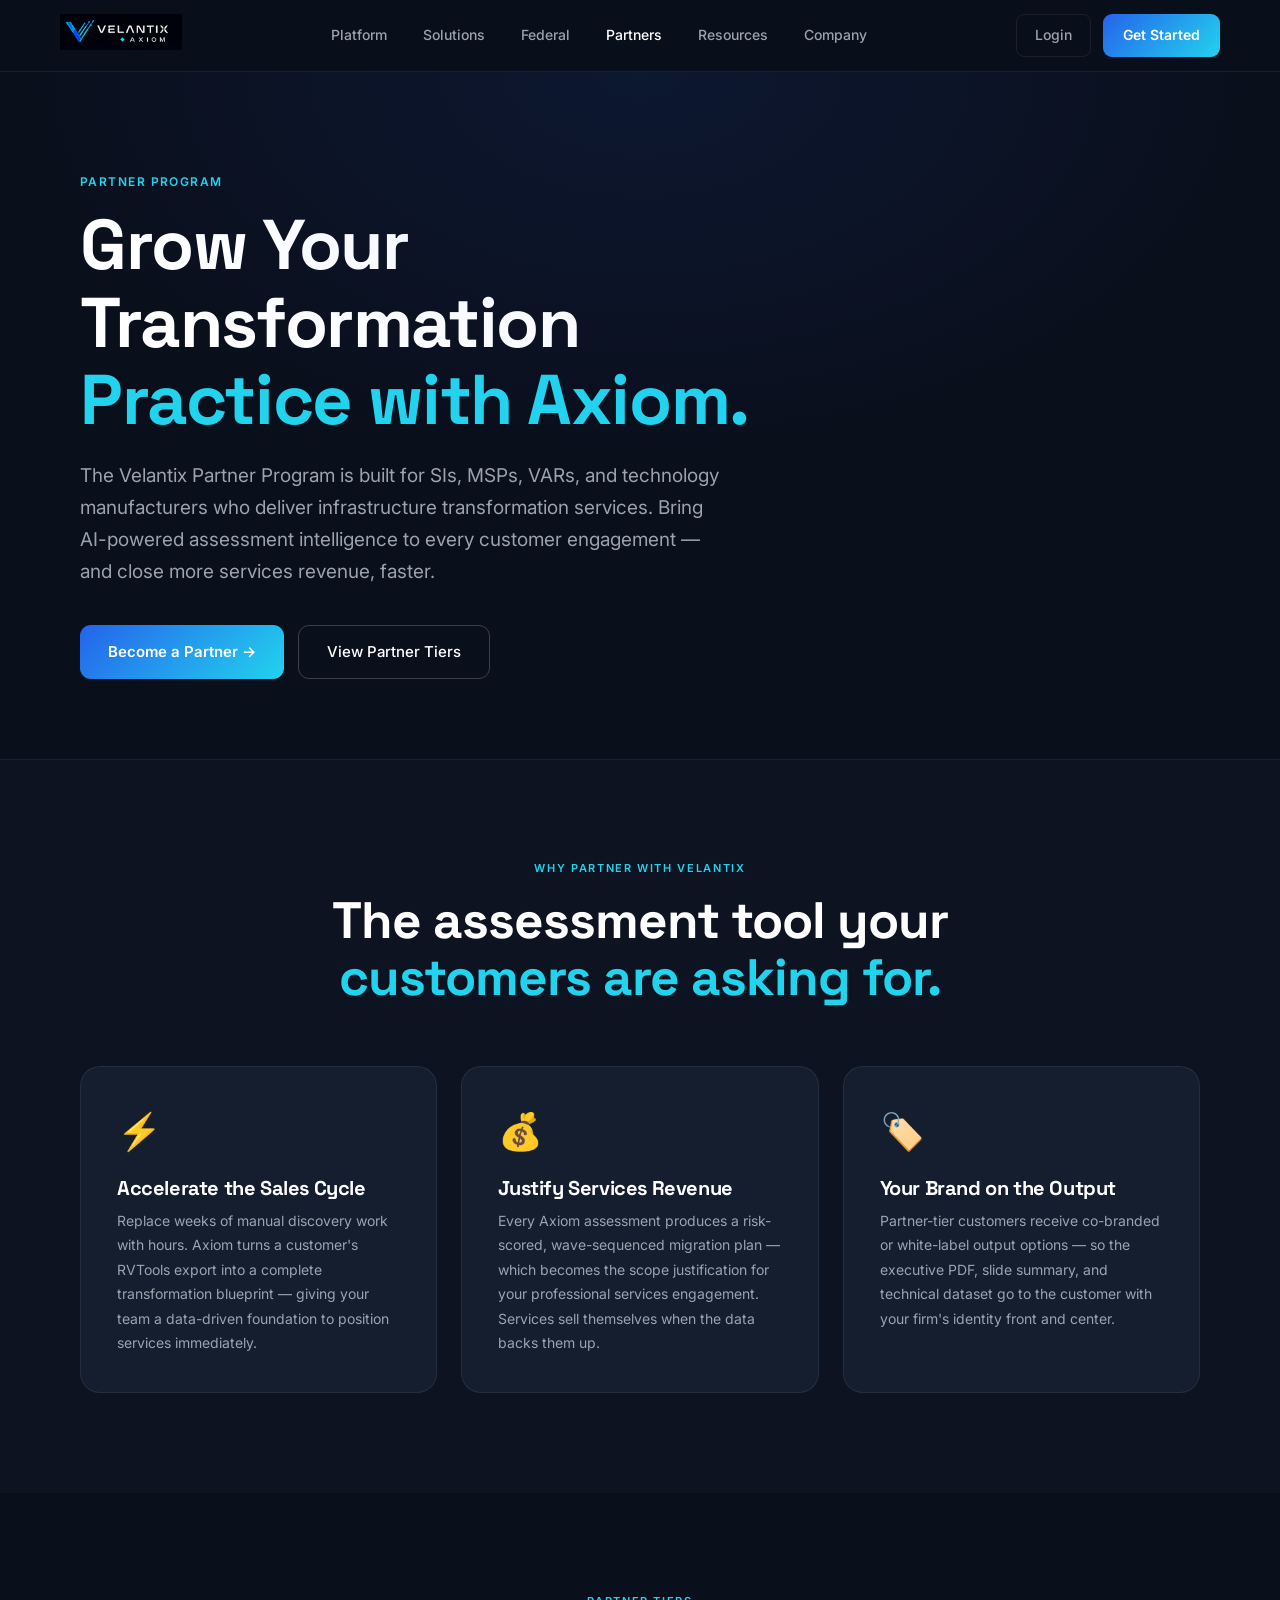
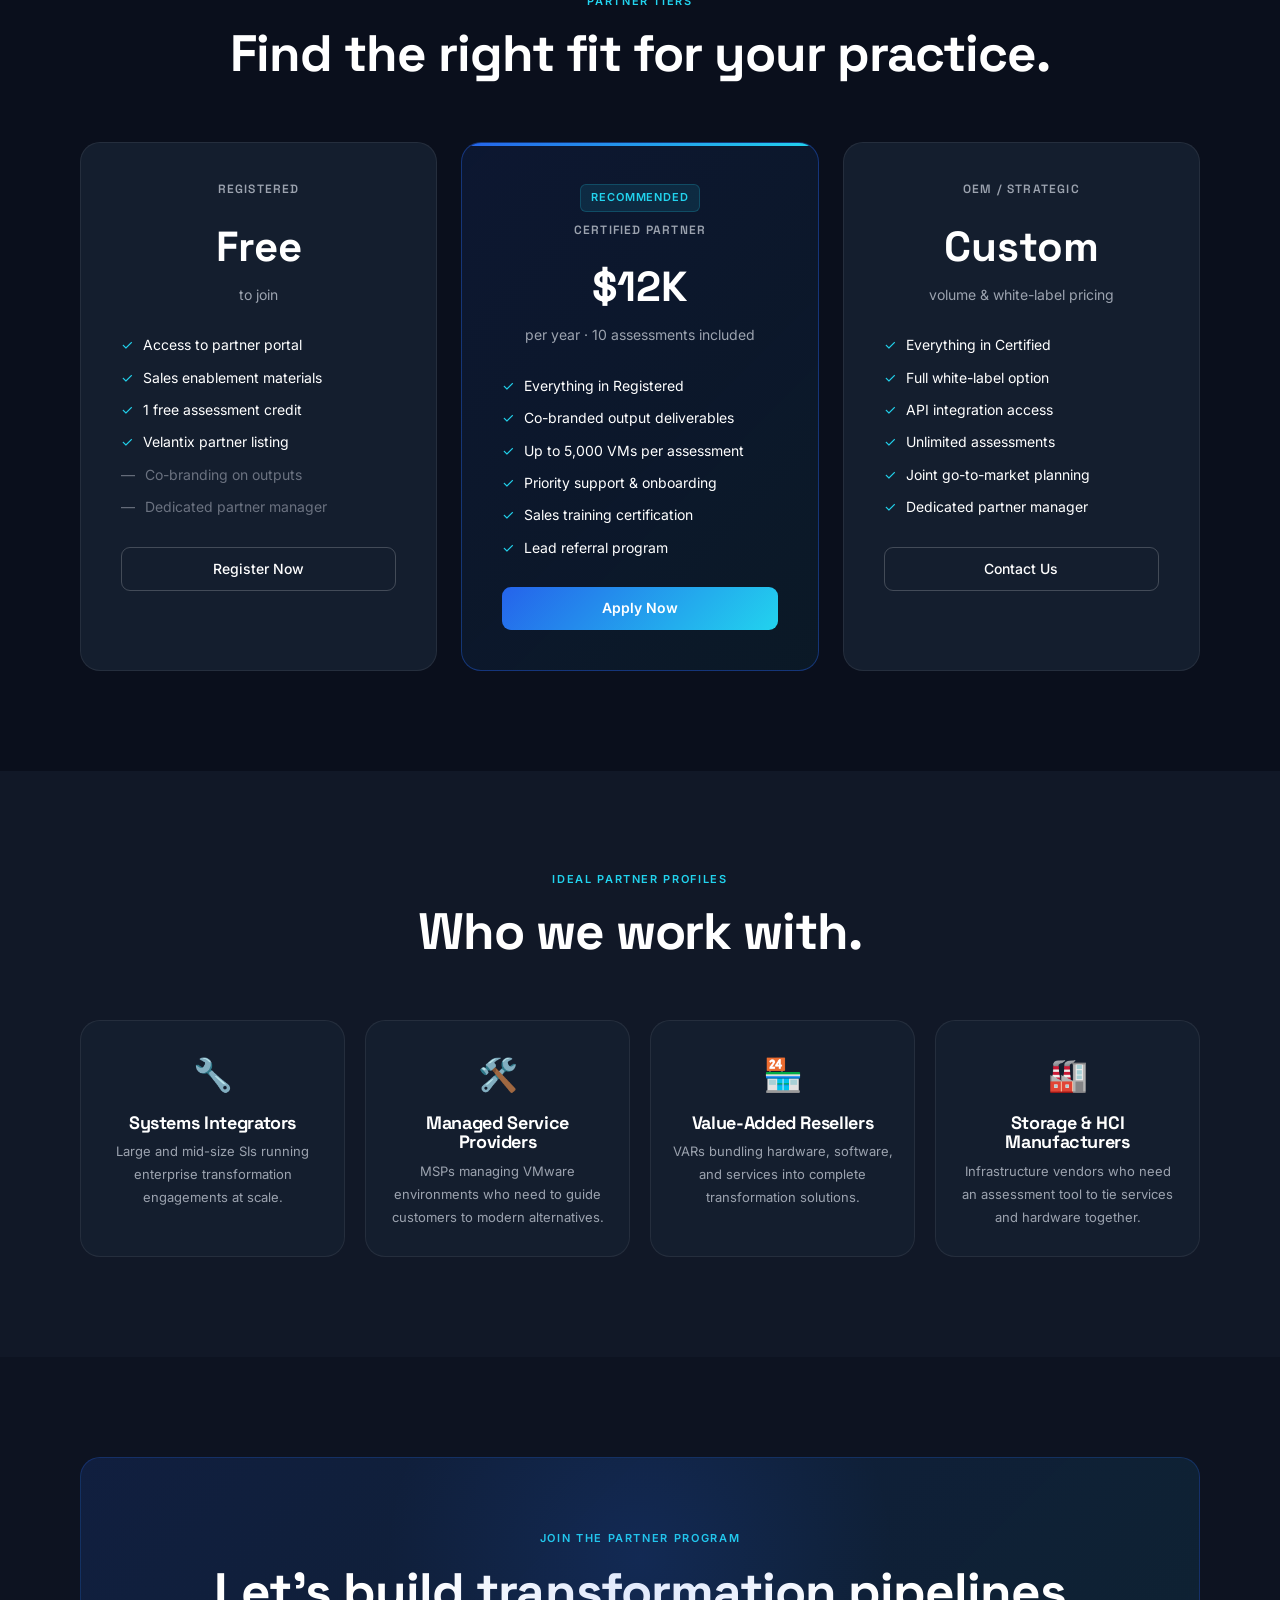
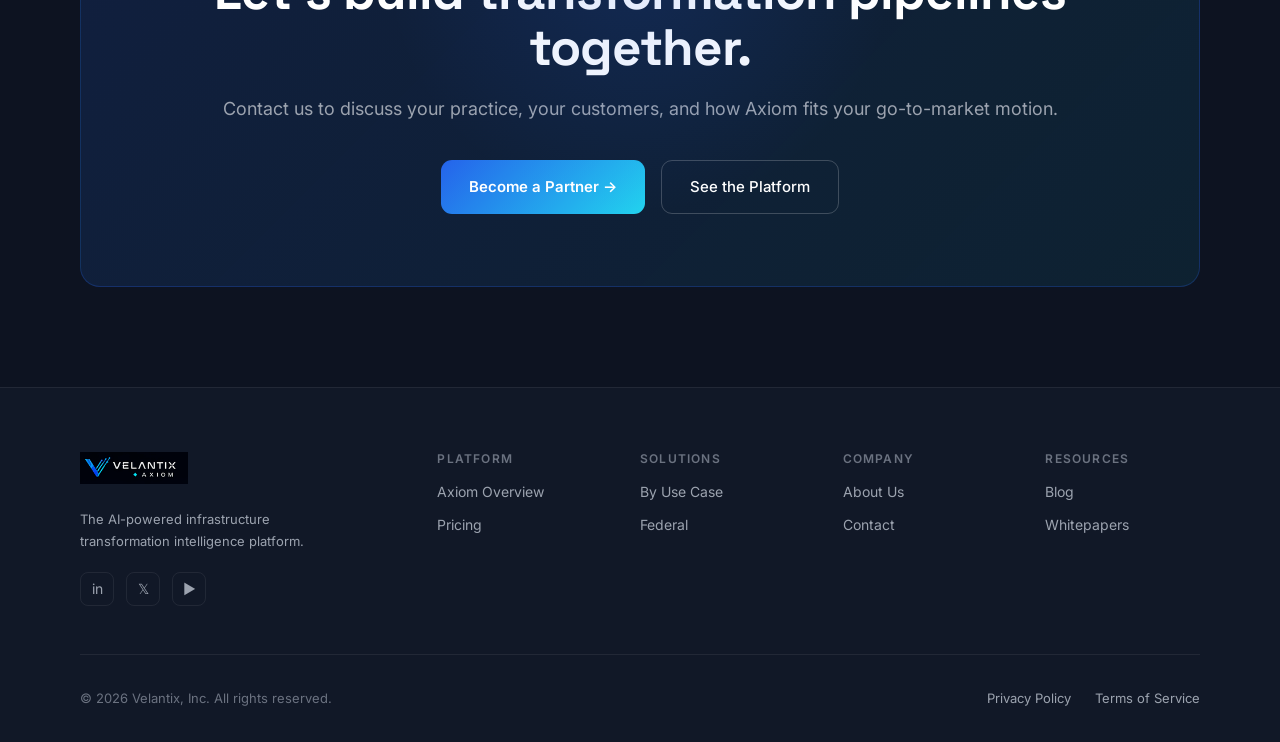
<file: site/partners/index.html>
<!DOCTYPE html>
<html lang="en">
<head>
  <meta charset="UTF-8">
  <meta name="viewport" content="width=device-width, initial-scale=1.0">
  <title>Partners — Velantix</title>
  <meta name="description" content="Velantix partner program for SIs, MSPs, VARs, and technology manufacturers. Deliver AI-powered transformation intelligence to your customers.">
  <link rel="stylesheet" href="../assets/css/style.css">
  <link rel="icon" type="image/png" href="../assets/logo/Velantix-logo.png">
</head>
<body>

<header>
  <a href="../index.html" class="nav-logo"><img src="../assets/logo/Velantix-logo.png" alt="Velantix Axiom"></a>
  <nav>
    <a href="../platform/index.html">Platform</a>
    <a href="../solutions/index.html">Solutions</a>
    <a href="../federal/index.html">Federal</a>
    <a href="../partners/index.html" class="active">Partners</a>
    <a href="../resources/index.html">Resources</a>
    <a href="../company/index.html">Company</a>
  </nav>
  <div class="nav-actions">
    <a href="#" class="btn-login">Login</a>
    <a href="../contact/index.html" class="btn-primary">Get Started</a>
  </div>
</header>

<main>

<div class="page-hero">
  <div class="page-hero-bg"></div>
  <span class="eyebrow">Partner Program</span>
  <h1>Grow Your Transformation<br><span class="cyan">Practice with Axiom.</span></h1>
  <p class="lead">The Velantix Partner Program is built for SIs, MSPs, VARs, and technology manufacturers who deliver infrastructure transformation services. Bring AI-powered assessment intelligence to every customer engagement — and close more services revenue, faster.</p>
  <div style="display:flex;gap:14px;margin-top:36px;flex-wrap:wrap;">
    <a href="../contact/index.html" class="btn-primary btn-lg">Become a Partner →</a>
    <a href="#tiers" class="btn-secondary btn-lg">View Partner Tiers</a>
  </div>
</div>

<!-- ─── WHY PARTNER ─── -->
<section class="section section-darker">
  <div class="section-header">
    <span class="section-label">Why Partner with Velantix</span>
    <h2>The assessment tool your<br><span class="cyan">customers are asking for.</span></h2>
  </div>

  <div class="grid-3">
    <div class="card" style="padding:36px;">
      <div style="font-size:36px;margin-bottom:16px;">⚡</div>
      <h3>Accelerate the Sales Cycle</h3>
      <p>Replace weeks of manual discovery work with hours. Axiom turns a customer's RVTools export into a complete transformation blueprint — giving your team a data-driven foundation to position services immediately.</p>
    </div>
    <div class="card" style="padding:36px;">
      <div style="font-size:36px;margin-bottom:16px;">💰</div>
      <h3>Justify Services Revenue</h3>
      <p>Every Axiom assessment produces a risk-scored, wave-sequenced migration plan — which becomes the scope justification for your professional services engagement. Services sell themselves when the data backs them up.</p>
    </div>
    <div class="card" style="padding:36px;">
      <div style="font-size:36px;margin-bottom:16px;">🏷️</div>
      <h3>Your Brand on the Output</h3>
      <p>Partner-tier customers receive co-branded or white-label output options — so the executive PDF, slide summary, and technical dataset go to the customer with your firm's identity front and center.</p>
    </div>
  </div>
</section>

<!-- ─── PARTNER TIERS ─── -->
<section class="section" id="tiers">
  <div class="section-header">
    <span class="section-label">Partner Tiers</span>
    <h2>Find the right fit for your practice.</h2>
  </div>

  <div class="grid-3">
    <div class="card" style="padding:40px;text-align:center;">
      <h4 style="color:var(--text-sub);font-size:12px;font-weight:600;letter-spacing:0.1em;text-transform:uppercase;margin-bottom:16px;">Registered</h4>
      <div style="font-family:'Space Grotesk',sans-serif;font-size:42px;font-weight:700;margin-bottom:4px;">Free</div>
      <div style="color:var(--text-sub);font-size:14px;margin-bottom:28px;">to join</div>
      <div style="display:flex;flex-direction:column;gap:10px;text-align:left;margin-bottom:28px;">
        <div style="display:flex;gap:10px;font-size:14px;"><span style="color:var(--cyan);">✓</span> Access to partner portal</div>
        <div style="display:flex;gap:10px;font-size:14px;"><span style="color:var(--cyan);">✓</span> Sales enablement materials</div>
        <div style="display:flex;gap:10px;font-size:14px;"><span style="color:var(--cyan);">✓</span> 1 free assessment credit</div>
        <div style="display:flex;gap:10px;font-size:14px;"><span style="color:var(--cyan);">✓</span> Velantix partner listing</div>
        <div style="display:flex;gap:10px;font-size:14px;color:var(--steel);"><span>—</span> Co-branding on outputs</div>
        <div style="display:flex;gap:10px;font-size:14px;color:var(--steel);"><span>—</span> Dedicated partner manager</div>
      </div>
      <a href="../contact/index.html" class="btn-secondary" style="width:100%;justify-content:center;">Register Now</a>
    </div>

    <div class="card" style="padding:40px;text-align:center;border-color:rgba(37,99,235,0.4);background:linear-gradient(135deg,rgba(37,99,235,0.1),rgba(34,211,238,0.05));position:relative;overflow:hidden;">
      <div style="position:absolute;top:0;left:0;right:0;height:3px;background:var(--gradient-cta);"></div>
      <span class="tag tag-cyan" style="margin-bottom:12px;display:inline-block;">Recommended</span>
      <h4 style="color:var(--text-sub);font-size:12px;font-weight:600;letter-spacing:0.1em;text-transform:uppercase;margin-bottom:16px;">Certified Partner</h4>
      <div style="font-family:'Space Grotesk',sans-serif;font-size:42px;font-weight:700;margin-bottom:4px;">$12K</div>
      <div style="color:var(--text-sub);font-size:14px;margin-bottom:28px;">per year · 10 assessments included</div>
      <div style="display:flex;flex-direction:column;gap:10px;text-align:left;margin-bottom:28px;">
        <div style="display:flex;gap:10px;font-size:14px;"><span style="color:var(--cyan);">✓</span> Everything in Registered</div>
        <div style="display:flex;gap:10px;font-size:14px;"><span style="color:var(--cyan);">✓</span> Co-branded output deliverables</div>
        <div style="display:flex;gap:10px;font-size:14px;"><span style="color:var(--cyan);">✓</span> Up to 5,000 VMs per assessment</div>
        <div style="display:flex;gap:10px;font-size:14px;"><span style="color:var(--cyan);">✓</span> Priority support &amp; onboarding</div>
        <div style="display:flex;gap:10px;font-size:14px;"><span style="color:var(--cyan);">✓</span> Sales training certification</div>
        <div style="display:flex;gap:10px;font-size:14px;"><span style="color:var(--cyan);">✓</span> Lead referral program</div>
      </div>
      <a href="../contact/index.html" class="btn-primary" style="width:100%;justify-content:center;">Apply Now</a>
    </div>

    <div class="card" style="padding:40px;text-align:center;">
      <h4 style="color:var(--text-sub);font-size:12px;font-weight:600;letter-spacing:0.1em;text-transform:uppercase;margin-bottom:16px;">OEM / Strategic</h4>
      <div style="font-family:'Space Grotesk',sans-serif;font-size:42px;font-weight:700;margin-bottom:4px;">Custom</div>
      <div style="color:var(--text-sub);font-size:14px;margin-bottom:28px;">volume &amp; white-label pricing</div>
      <div style="display:flex;flex-direction:column;gap:10px;text-align:left;margin-bottom:28px;">
        <div style="display:flex;gap:10px;font-size:14px;"><span style="color:var(--cyan);">✓</span> Everything in Certified</div>
        <div style="display:flex;gap:10px;font-size:14px;"><span style="color:var(--cyan);">✓</span> Full white-label option</div>
        <div style="display:flex;gap:10px;font-size:14px;"><span style="color:var(--cyan);">✓</span> API integration access</div>
        <div style="display:flex;gap:10px;font-size:14px;"><span style="color:var(--cyan);">✓</span> Unlimited assessments</div>
        <div style="display:flex;gap:10px;font-size:14px;"><span style="color:var(--cyan);">✓</span> Joint go-to-market planning</div>
        <div style="display:flex;gap:10px;font-size:14px;"><span style="color:var(--cyan);">✓</span> Dedicated partner manager</div>
      </div>
      <a href="../contact/index.html" class="btn-secondary" style="width:100%;justify-content:center;">Contact Us</a>
    </div>
  </div>
</section>

<!-- ─── IDEAL PARTNERS ─── -->
<section class="section section-dark">
  <div class="section-header">
    <span class="section-label">Ideal Partner Profiles</span>
    <h2>Who we work with.</h2>
  </div>

  <div class="grid-4">
    <div class="card" style="text-align:center;padding:28px 20px;">
      <div style="font-size:32px;margin-bottom:12px;">🔧</div>
      <h4 style="margin-bottom:8px;">Systems Integrators</h4>
      <p style="font-size:13px;">Large and mid-size SIs running enterprise transformation engagements at scale.</p>
    </div>
    <div class="card" style="text-align:center;padding:28px 20px;">
      <div style="font-size:32px;margin-bottom:12px;">🛠️</div>
      <h4 style="margin-bottom:8px;">Managed Service Providers</h4>
      <p style="font-size:13px;">MSPs managing VMware environments who need to guide customers to modern alternatives.</p>
    </div>
    <div class="card" style="text-align:center;padding:28px 20px;">
      <div style="font-size:32px;margin-bottom:12px;">🏪</div>
      <h4 style="margin-bottom:8px;">Value-Added Resellers</h4>
      <p style="font-size:13px;">VARs bundling hardware, software, and services into complete transformation solutions.</p>
    </div>
    <div class="card" style="text-align:center;padding:28px 20px;">
      <div style="font-size:32px;margin-bottom:12px;">🏭</div>
      <h4 style="margin-bottom:8px;">Storage &amp; HCI Manufacturers</h4>
      <p style="font-size:13px;">Infrastructure vendors who need an assessment tool to tie services and hardware together.</p>
    </div>
  </div>
</section>

<!-- ─── CTA ─── -->
<section class="section section-darker">
  <div class="cta-strip">
    <span class="section-label">Join the Partner Program</span>
    <h2>Let's build transformation pipelines together.</h2>
    <p>Contact us to discuss your practice, your customers, and how Axiom fits your go-to-market motion.</p>
    <div class="actions">
      <a href="../contact/index.html" class="btn-primary btn-lg">Become a Partner →</a>
      <a href="../platform/index.html" class="btn-secondary btn-lg">See the Platform</a>
    </div>
  </div>
</section>

</main>

<footer>
  <div class="footer-grid">
    <div class="footer-brand">
      <img src="../assets/logo/Velantix-logo.png" alt="Velantix Axiom">
      <p>The AI-powered infrastructure transformation intelligence platform.</p>
      <div class="social-links"><a href="#" title="LinkedIn">in</a><a href="#" title="X">𝕏</a><a href="#" title="YouTube">▶</a></div>
    </div>
    <div class="footer-col"><h5>Platform</h5><a href="../platform/index.html">Axiom Overview</a><a href="../platform/index.html#pricing">Pricing</a></div>
    <div class="footer-col"><h5>Solutions</h5><a href="../solutions/index.html">By Use Case</a><a href="../federal/index.html">Federal</a></div>
    <div class="footer-col"><h5>Company</h5><a href="../company/index.html">About Us</a><a href="../contact/index.html">Contact</a></div>
    <div class="footer-col"><h5>Resources</h5><a href="../resources/index.html">Blog</a><a href="#">Whitepapers</a></div>
  </div>
  <div class="footer-bottom">
    <p style="color:var(--steel);">© 2026 Velantix, Inc. All rights reserved.</p>
    <div class="footer-links"><a href="#">Privacy Policy</a><a href="#">Terms of Service</a></div>
  </div>
</footer>
<script>window.addEventListener('scroll',()=>{document.querySelector('header').style.boxShadow=window.scrollY>40?'0 4px 40px rgba(0,0,0,0.4)':''});</script>
</body>
</html>
</file>
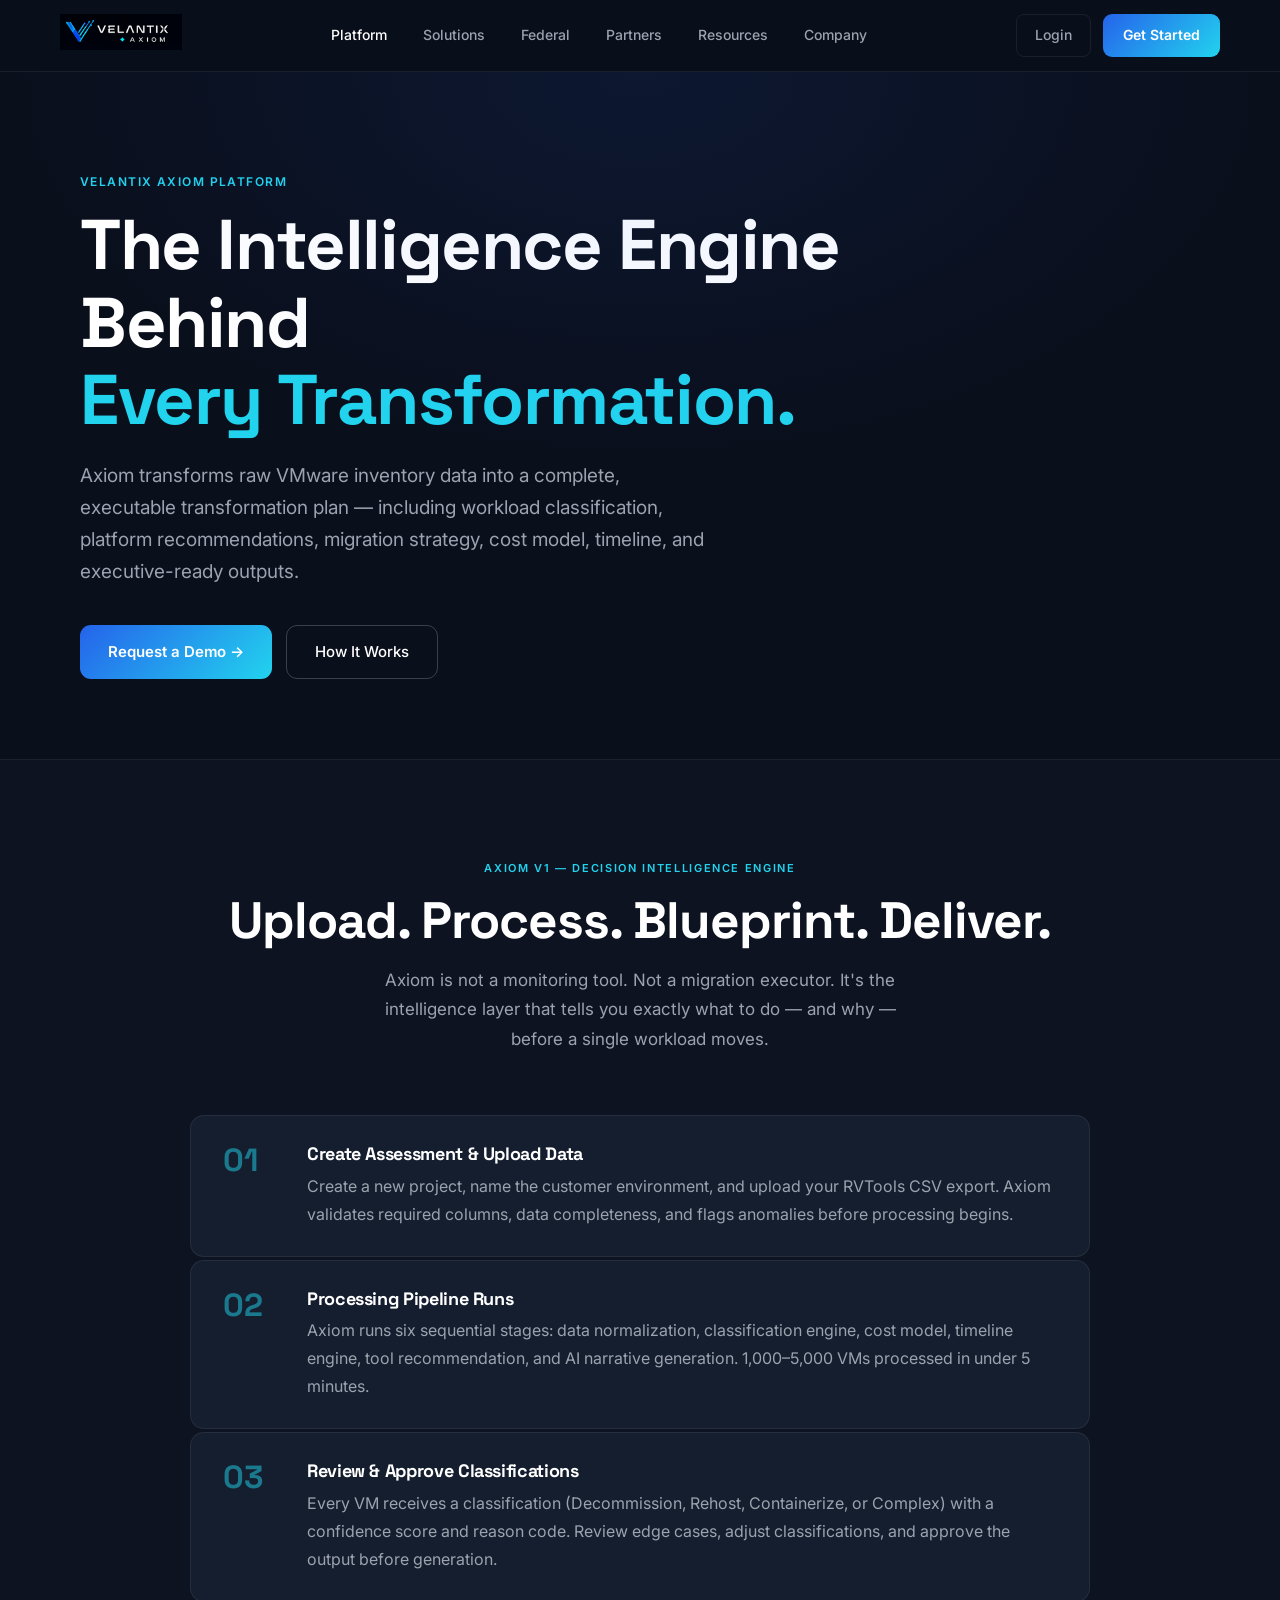
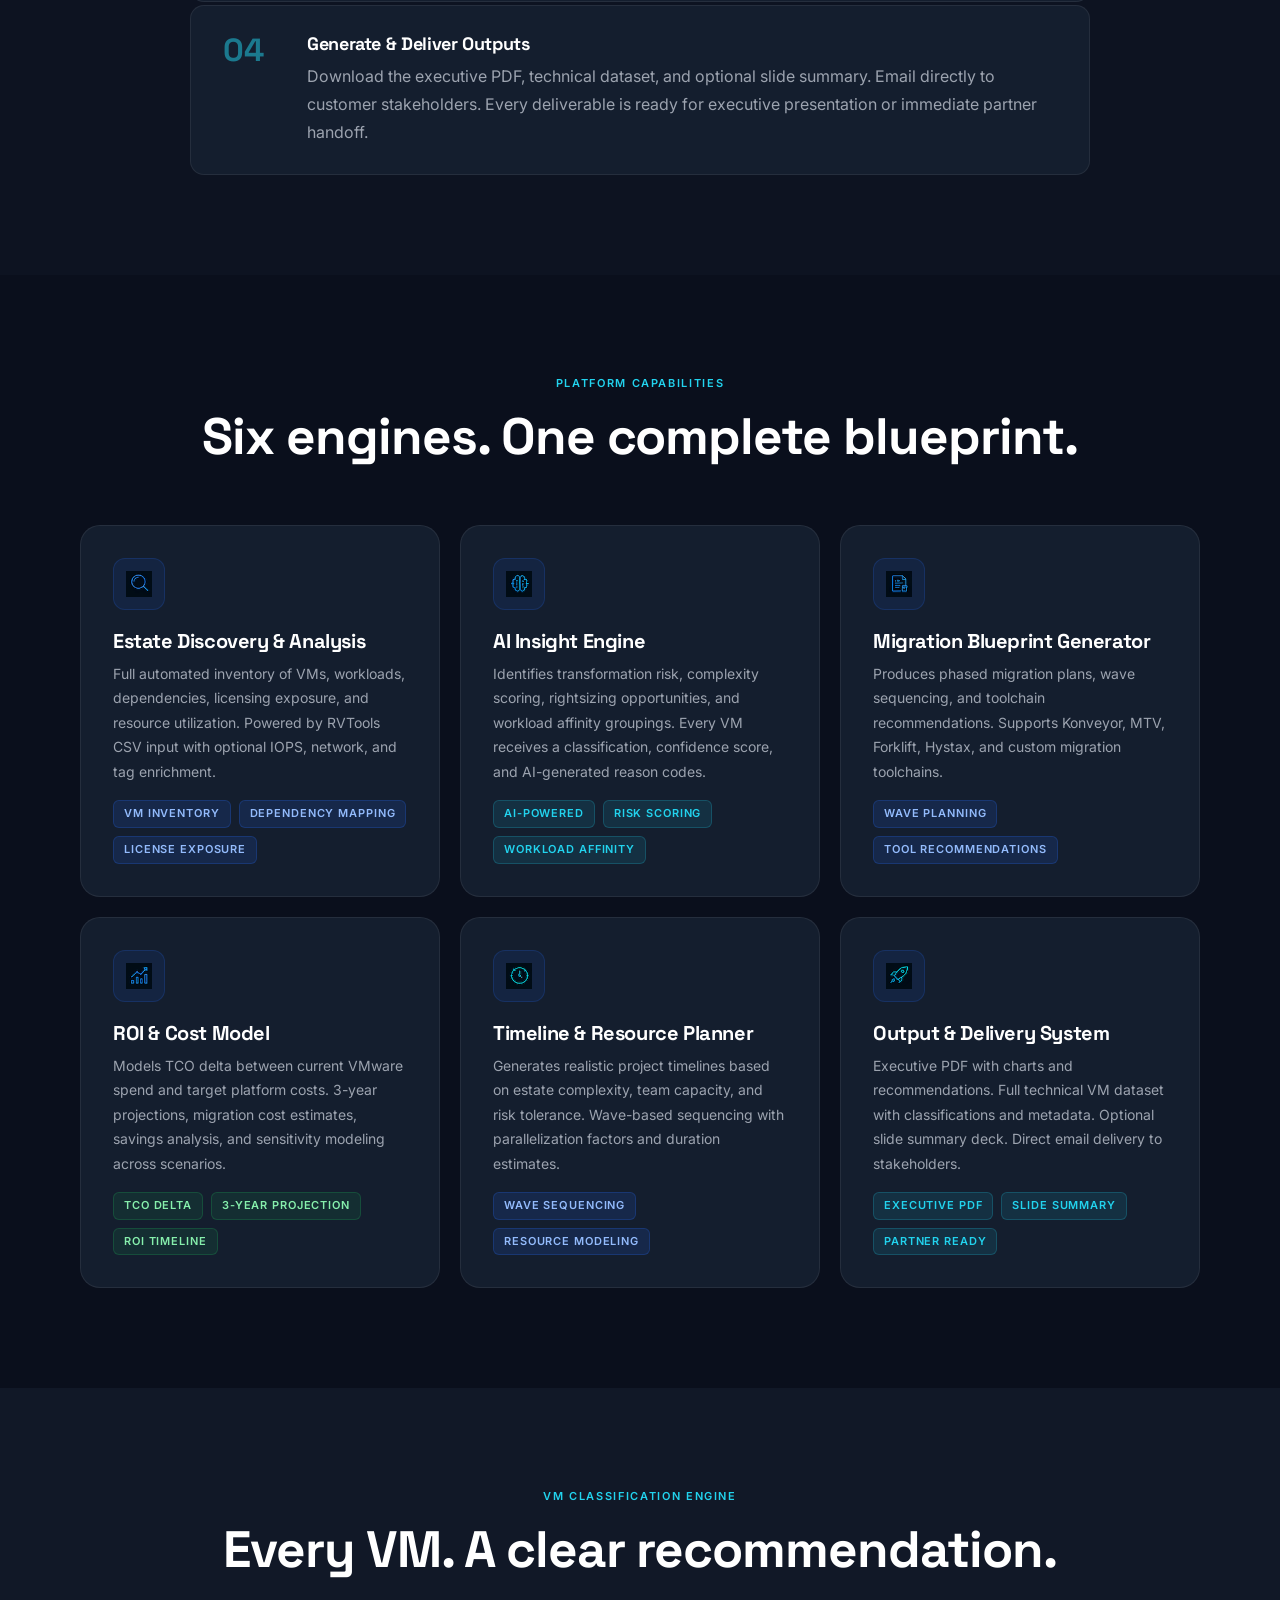
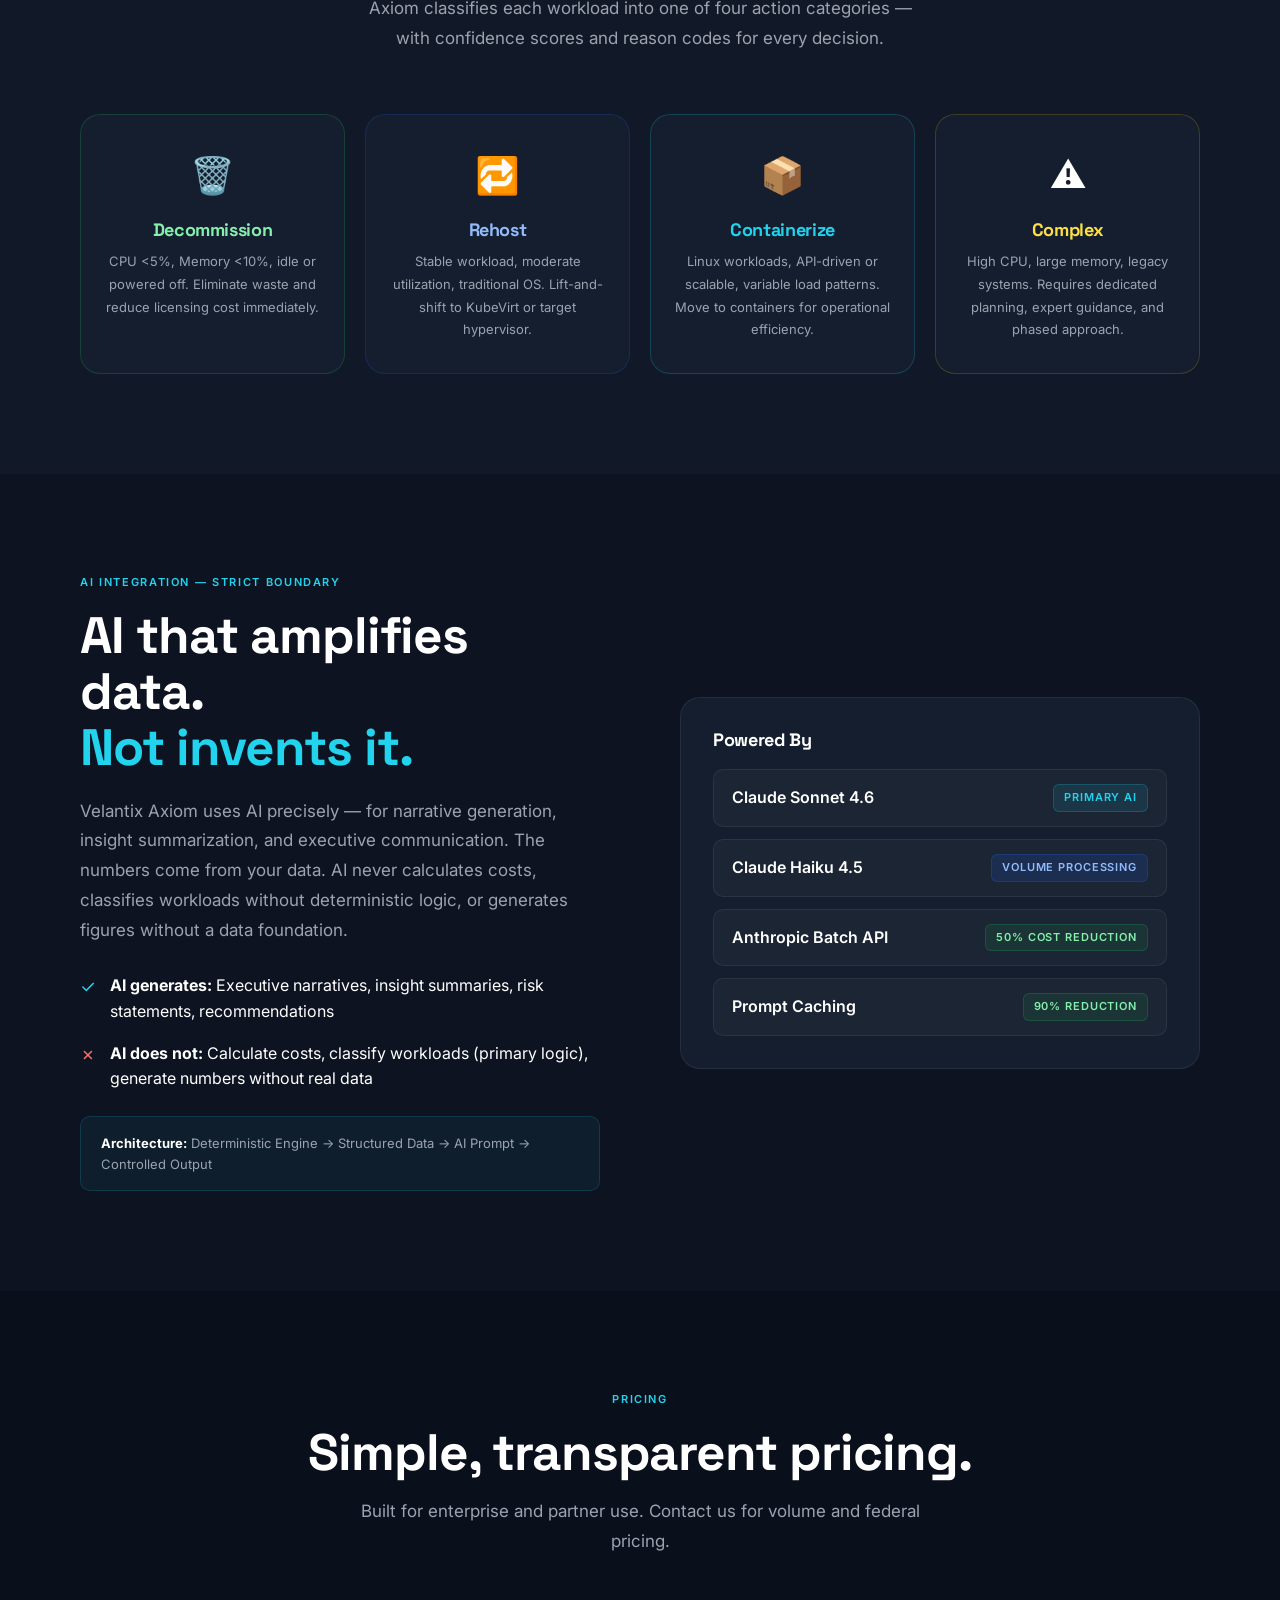
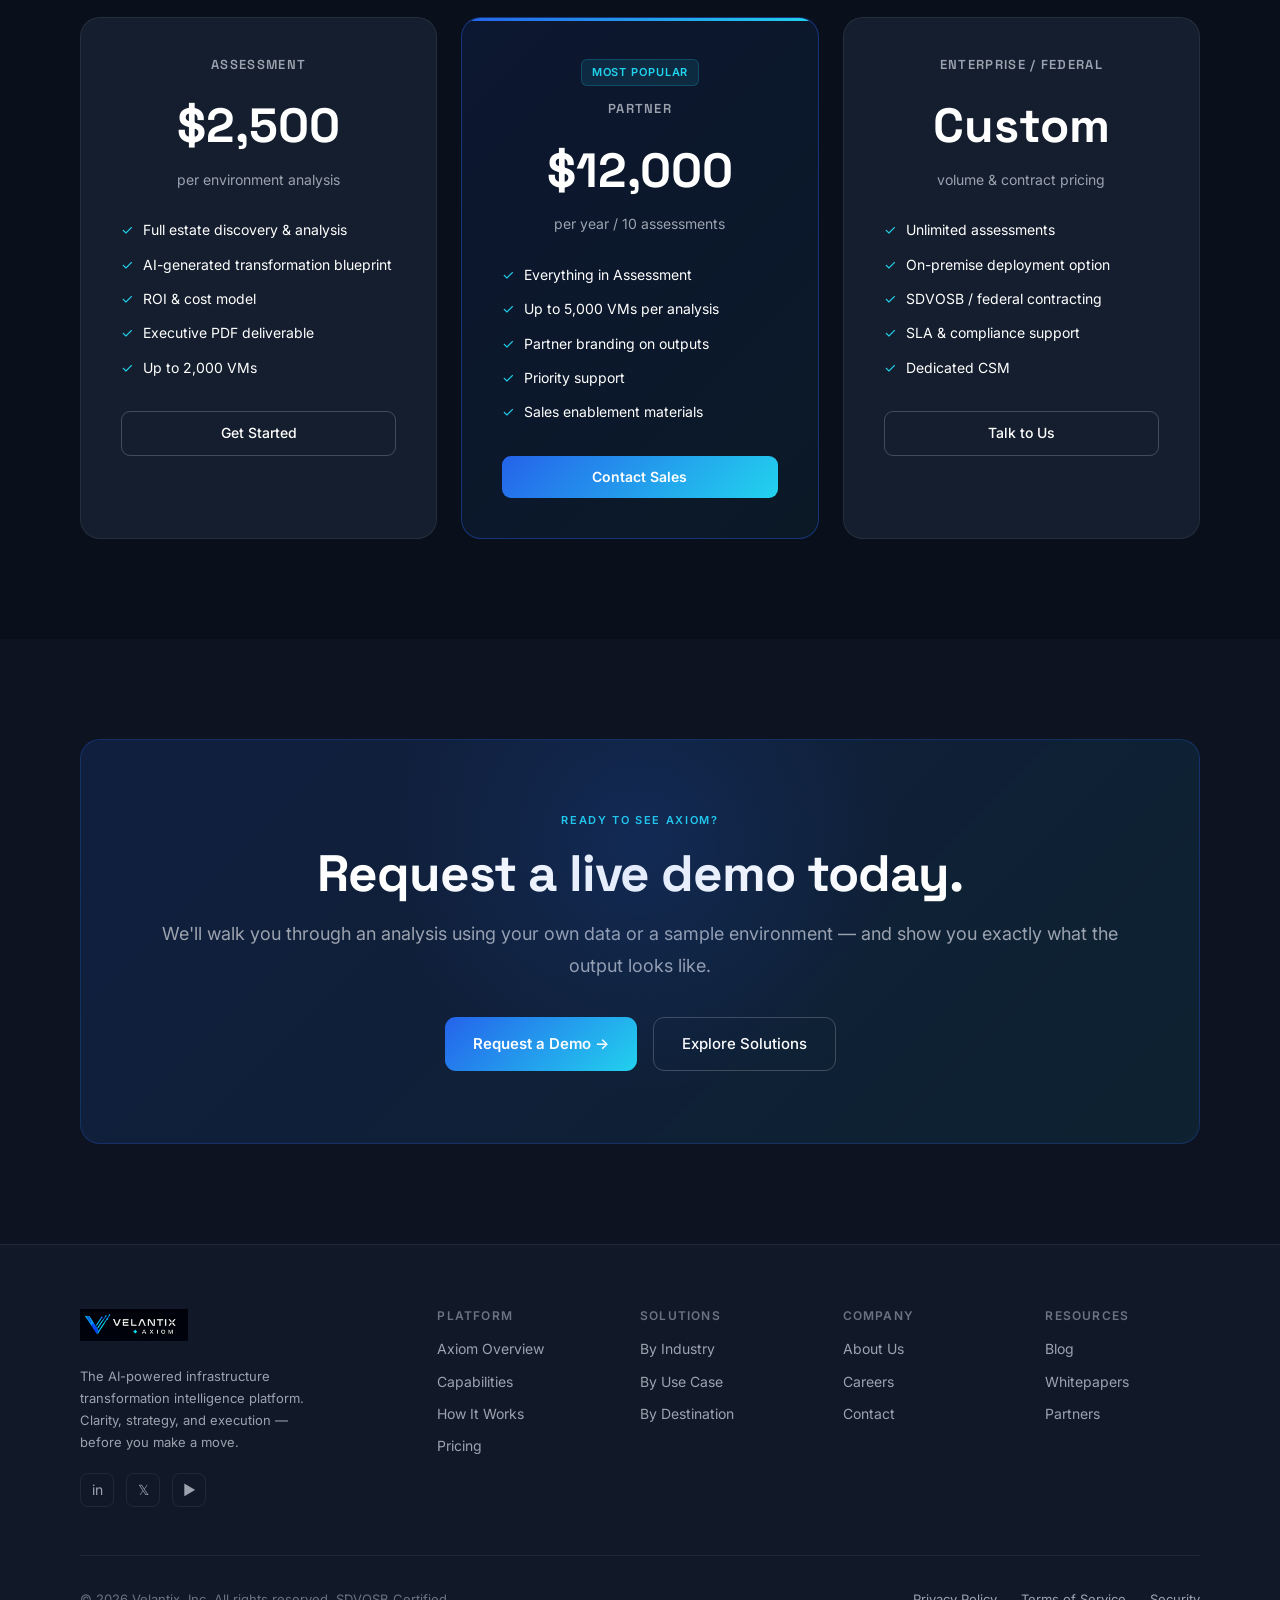
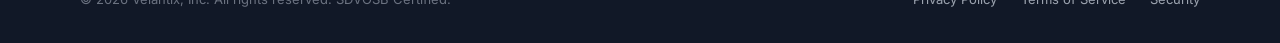
<file: site/platform/index.html>
<!DOCTYPE html>
<html lang="en">
<head>
  <meta charset="UTF-8">
  <meta name="viewport" content="width=device-width, initial-scale=1.0">
  <title>Velantix Axiom Platform — AI Infrastructure Transformation Intelligence</title>
  <meta name="description" content="Velantix Axiom: the AI-powered intelligence engine that transforms raw VMware inventory into a complete, executable transformation plan.">
  <link rel="stylesheet" href="../assets/css/style.css">
  <link rel="icon" type="image/png" href="../assets/logo/Velantix-logo.png">
</head>
<body>

<header>
  <a href="../index.html" class="nav-logo"><img src="../assets/logo/Velantix-logo.png" alt="Velantix Axiom"></a>
  <nav>
    <a href="../platform/index.html" class="active">Platform</a>
    <a href="../solutions/index.html">Solutions</a>
    <a href="../federal/index.html">Federal</a>
    <a href="../partners/index.html">Partners</a>
    <a href="../resources/index.html">Resources</a>
    <a href="../company/index.html">Company</a>
  </nav>
  <div class="nav-actions">
    <a href="#" class="btn-login">Login</a>
    <a href="../contact/index.html" class="btn-primary">Get Started</a>
  </div>
</header>

<main>

<!-- ─── PAGE HERO ─── -->
<div class="page-hero">
  <div class="page-hero-bg"></div>
  <span class="eyebrow">Velantix Axiom Platform</span>
  <h1>The Intelligence Engine Behind<br><span class="cyan">Every Transformation.</span></h1>
  <p class="lead">Axiom transforms raw VMware inventory data into a complete, executable transformation plan — including workload classification, platform recommendations, migration strategy, cost model, timeline, and executive-ready outputs.</p>
  <div style="display:flex;gap:14px;margin-top:36px;flex-wrap:wrap;">
    <a href="../contact/index.html" class="btn-primary btn-lg">Request a Demo →</a>
    <a href="#how-it-works" class="btn-secondary btn-lg">How It Works</a>
  </div>
</div>

<!-- ─── WHAT V1 IS ─── -->
<section class="section section-darker" id="how-it-works">
  <div class="section-header">
    <span class="section-label">Axiom V1 — Decision Intelligence Engine</span>
    <h2>Upload. Process. Blueprint. Deliver.</h2>
    <p>Axiom is not a monitoring tool. Not a migration executor. It's the intelligence layer that tells you exactly what to do — and why — before a single workload moves.</p>
  </div>

  <div style="max-width:900px;margin:0 auto;">
    <div style="display:flex;flex-direction:column;gap:3px;">

      <div style="display:grid;grid-template-columns:60px 1fr;gap:24px;align-items:start;background:var(--card-bg);border:1px solid var(--border);border-radius:14px;padding:28px 32px;">
        <div style="font-family:'Space Grotesk',sans-serif;font-size:32px;font-weight:700;color:var(--cyan);opacity:0.5;line-height:1;">01</div>
        <div>
          <h4 style="margin-bottom:8px;">Create Assessment &amp; Upload Data</h4>
          <p>Create a new project, name the customer environment, and upload your RVTools CSV export. Axiom validates required columns, data completeness, and flags anomalies before processing begins.</p>
        </div>
      </div>

      <div style="display:grid;grid-template-columns:60px 1fr;gap:24px;align-items:start;background:var(--card-bg);border:1px solid var(--border);border-radius:14px;padding:28px 32px;">
        <div style="font-family:'Space Grotesk',sans-serif;font-size:32px;font-weight:700;color:var(--cyan);opacity:0.5;line-height:1;">02</div>
        <div>
          <h4 style="margin-bottom:8px;">Processing Pipeline Runs</h4>
          <p>Axiom runs six sequential stages: data normalization, classification engine, cost model, timeline engine, tool recommendation, and AI narrative generation. 1,000–5,000 VMs processed in under 5 minutes.</p>
        </div>
      </div>

      <div style="display:grid;grid-template-columns:60px 1fr;gap:24px;align-items:start;background:var(--card-bg);border:1px solid var(--border);border-radius:14px;padding:28px 32px;">
        <div style="font-family:'Space Grotesk',sans-serif;font-size:32px;font-weight:700;color:var(--cyan);opacity:0.5;line-height:1;">03</div>
        <div>
          <h4 style="margin-bottom:8px;">Review &amp; Approve Classifications</h4>
          <p>Every VM receives a classification (Decommission, Rehost, Containerize, or Complex) with a confidence score and reason code. Review edge cases, adjust classifications, and approve the output before generation.</p>
        </div>
      </div>

      <div style="display:grid;grid-template-columns:60px 1fr;gap:24px;align-items:start;background:var(--card-bg);border:1px solid var(--border);border-radius:14px;padding:28px 32px;">
        <div style="font-family:'Space Grotesk',sans-serif;font-size:32px;font-weight:700;color:var(--cyan);opacity:0.5;line-height:1;">04</div>
        <div>
          <h4 style="margin-bottom:8px;">Generate &amp; Deliver Outputs</h4>
          <p>Download the executive PDF, technical dataset, and optional slide summary. Email directly to customer stakeholders. Every deliverable is ready for executive presentation or immediate partner handoff.</p>
        </div>
      </div>

    </div>
  </div>
</section>

<!-- ─── CAPABILITIES ─── -->
<section class="section" id="capabilities">
  <div class="section-header">
    <span class="section-label">Platform Capabilities</span>
    <h2>Six engines. One complete blueprint.</h2>
  </div>

  <div class="capability-grid">
    <div class="card">
      <div class="card-icon"><img src="../assets/icons/discover.png" alt="Discovery"></div>
      <h3>Estate Discovery &amp; Analysis</h3>
      <p>Full automated inventory of VMs, workloads, dependencies, licensing exposure, and resource utilization. Powered by RVTools CSV input with optional IOPS, network, and tag enrichment.</p>
      <div style="margin-top:16px;display:flex;flex-wrap:wrap;gap:8px;">
        <span class="tag tag-blue">VM Inventory</span>
        <span class="tag tag-blue">Dependency Mapping</span>
        <span class="tag tag-blue">License Exposure</span>
      </div>
    </div>

    <div class="card">
      <div class="card-icon"><img src="../assets/icons/analyze.png" alt="AI Insight"></div>
      <h3>AI Insight Engine</h3>
      <p>Identifies transformation risk, complexity scoring, rightsizing opportunities, and workload affinity groupings. Every VM receives a classification, confidence score, and AI-generated reason codes.</p>
      <div style="margin-top:16px;display:flex;flex-wrap:wrap;gap:8px;">
        <span class="tag tag-cyan">AI-Powered</span>
        <span class="tag tag-cyan">Risk Scoring</span>
        <span class="tag tag-cyan">Workload Affinity</span>
      </div>
    </div>

    <div class="card">
      <div class="card-icon"><img src="../assets/icons/blueprint.png" alt="Blueprint"></div>
      <h3>Migration Blueprint Generator</h3>
      <p>Produces phased migration plans, wave sequencing, and toolchain recommendations. Supports Konveyor, MTV, Forklift, Hystax, and custom migration toolchains.</p>
      <div style="margin-top:16px;display:flex;flex-wrap:wrap;gap:8px;">
        <span class="tag tag-blue">Wave Planning</span>
        <span class="tag tag-blue">Tool Recommendations</span>
      </div>
    </div>

    <div class="card">
      <div class="card-icon"><img src="../assets/icons/trend.png" alt="ROI"></div>
      <h3>ROI &amp; Cost Model</h3>
      <p>Models TCO delta between current VMware spend and target platform costs. 3-year projections, migration cost estimates, savings analysis, and sensitivity modeling across scenarios.</p>
      <div style="margin-top:16px;display:flex;flex-wrap:wrap;gap:8px;">
        <span class="tag tag-green">TCO Delta</span>
        <span class="tag tag-green">3-Year Projection</span>
        <span class="tag tag-green">ROI Timeline</span>
      </div>
    </div>

    <div class="card">
      <div class="card-icon"><img src="../assets/icons/clock.png" alt="Timeline"></div>
      <h3>Timeline &amp; Resource Planner</h3>
      <p>Generates realistic project timelines based on estate complexity, team capacity, and risk tolerance. Wave-based sequencing with parallelization factors and duration estimates.</p>
      <div style="margin-top:16px;display:flex;flex-wrap:wrap;gap:8px;">
        <span class="tag tag-blue">Wave Sequencing</span>
        <span class="tag tag-blue">Resource Modeling</span>
      </div>
    </div>

    <div class="card">
      <div class="card-icon"><img src="../assets/icons/rocket-1.png" alt="Outputs"></div>
      <h3>Output &amp; Delivery System</h3>
      <p>Executive PDF with charts and recommendations. Full technical VM dataset with classifications and metadata. Optional slide summary deck. Direct email delivery to stakeholders.</p>
      <div style="margin-top:16px;display:flex;flex-wrap:wrap;gap:8px;">
        <span class="tag tag-cyan">Executive PDF</span>
        <span class="tag tag-cyan">Slide Summary</span>
        <span class="tag tag-cyan">Partner Ready</span>
      </div>
    </div>
  </div>
</section>

<!-- ─── CLASSIFICATION LOGIC ─── -->
<section class="section section-dark">
  <div class="section-header">
    <span class="section-label">VM Classification Engine</span>
    <h2>Every VM. A clear recommendation.</h2>
    <p>Axiom classifies each workload into one of four action categories — with confidence scores and reason codes for every decision.</p>
  </div>

  <div class="grid-4">
    <div class="card" style="border-color:rgba(34,197,94,0.2);text-align:center;padding:32px 24px;">
      <div style="font-size:36px;margin-bottom:16px;">🗑️</div>
      <h4 style="color:#86EFAC;margin-bottom:10px;">Decommission</h4>
      <p style="font-size:13px;">CPU &lt;5%, Memory &lt;10%, idle or powered off. Eliminate waste and reduce licensing cost immediately.</p>
    </div>
    <div class="card" style="border-color:rgba(37,99,235,0.2);text-align:center;padding:32px 24px;">
      <div style="font-size:36px;margin-bottom:16px;">🔁</div>
      <h4 style="color:#93BBFC;margin-bottom:10px;">Rehost</h4>
      <p style="font-size:13px;">Stable workload, moderate utilization, traditional OS. Lift-and-shift to KubeVirt or target hypervisor.</p>
    </div>
    <div class="card" style="border-color:rgba(34,211,238,0.2);text-align:center;padding:32px 24px;">
      <div style="font-size:36px;margin-bottom:16px;">📦</div>
      <h4 style="color:var(--cyan);margin-bottom:10px;">Containerize</h4>
      <p style="font-size:13px;">Linux workloads, API-driven or scalable, variable load patterns. Move to containers for operational efficiency.</p>
    </div>
    <div class="card" style="border-color:rgba(234,179,8,0.2);text-align:center;padding:32px 24px;">
      <div style="font-size:36px;margin-bottom:16px;">⚠️</div>
      <h4 style="color:#FDE047;margin-bottom:10px;">Complex</h4>
      <p style="font-size:13px;">High CPU, large memory, legacy systems. Requires dedicated planning, expert guidance, and phased approach.</p>
    </div>
  </div>
</section>

<!-- ─── AI BOUNDARY ─── -->
<section class="section section-darker">
  <div class="split">
    <div>
      <span class="section-label">AI Integration — Strict Boundary</span>
      <h2>AI that amplifies data.<br><span class="cyan">Not invents it.</span></h2>
      <p style="font-size:17px;margin:20px 0 28px;">Velantix Axiom uses AI precisely — for narrative generation, insight summarization, and executive communication. The numbers come from your data. AI never calculates costs, classifies workloads without deterministic logic, or generates figures without a data foundation.</p>
      <div style="display:flex;flex-direction:column;gap:16px;">
        <div style="display:flex;align-items:flex-start;gap:14px;">
          <span style="color:var(--cyan);font-size:18px;">✓</span>
          <div><strong>AI generates:</strong> Executive narratives, insight summaries, risk statements, recommendations</div>
        </div>
        <div style="display:flex;align-items:flex-start;gap:14px;">
          <span style="color:#F87171;font-size:18px;">✗</span>
          <div><strong>AI does not:</strong> Calculate costs, classify workloads (primary logic), generate numbers without real data</div>
        </div>
      </div>
      <div style="margin-top:24px;background:rgba(34,211,238,0.06);border:1px solid rgba(34,211,238,0.15);border-radius:10px;padding:16px 20px;font-size:13px;color:var(--text-sub);">
        <strong style="color:var(--white);">Architecture:</strong> Deterministic Engine → Structured Data → AI Prompt → Controlled Output
      </div>
    </div>
    <div>
      <div style="background:var(--card-bg);border:1px solid var(--border);border-radius:var(--radius-lg);padding:32px;">
        <h4 style="margin-bottom:20px;">Powered By</h4>
        <div style="display:flex;flex-direction:column;gap:12px;">
          <div style="display:flex;justify-content:space-between;align-items:center;padding:14px 18px;background:rgba(255,255,255,0.03);border-radius:10px;border:1px solid var(--border);">
            <span style="font-weight:600;">Claude Sonnet 4.6</span>
            <span class="tag tag-cyan">Primary AI</span>
          </div>
          <div style="display:flex;justify-content:space-between;align-items:center;padding:14px 18px;background:rgba(255,255,255,0.03);border-radius:10px;border:1px solid var(--border);">
            <span style="font-weight:600;">Claude Haiku 4.5</span>
            <span class="tag tag-blue">Volume Processing</span>
          </div>
          <div style="display:flex;justify-content:space-between;align-items:center;padding:14px 18px;background:rgba(255,255,255,0.03);border-radius:10px;border:1px solid var(--border);">
            <span style="font-weight:600;">Anthropic Batch API</span>
            <span class="tag tag-green">50% Cost Reduction</span>
          </div>
          <div style="display:flex;justify-content:space-between;align-items:center;padding:14px 18px;background:rgba(255,255,255,0.03);border-radius:10px;border:1px solid var(--border);">
            <span style="font-weight:600;">Prompt Caching</span>
            <span class="tag tag-green">90% Reduction</span>
          </div>
        </div>
      </div>
    </div>
  </div>
</section>

<!-- ─── PRICING ─── -->
<section class="section" id="pricing">
  <div class="section-header">
    <span class="section-label">Pricing</span>
    <h2>Simple, transparent pricing.</h2>
    <p>Built for enterprise and partner use. Contact us for volume and federal pricing.</p>
  </div>

  <div class="grid-3">
    <div class="card" style="padding:40px;text-align:center;">
      <h4 style="color:var(--text-sub);font-size:13px;font-weight:600;letter-spacing:0.1em;text-transform:uppercase;margin-bottom:16px;">Assessment</h4>
      <div style="font-family:'Space Grotesk',sans-serif;font-size:48px;font-weight:700;margin-bottom:4px;">$2,500</div>
      <div style="color:var(--text-sub);font-size:14px;margin-bottom:28px;">per environment analysis</div>
      <div style="display:flex;flex-direction:column;gap:12px;text-align:left;margin-bottom:32px;">
        <div style="display:flex;gap:10px;font-size:14px;"><span style="color:var(--cyan);">✓</span> Full estate discovery &amp; analysis</div>
        <div style="display:flex;gap:10px;font-size:14px;"><span style="color:var(--cyan);">✓</span> AI-generated transformation blueprint</div>
        <div style="display:flex;gap:10px;font-size:14px;"><span style="color:var(--cyan);">✓</span> ROI &amp; cost model</div>
        <div style="display:flex;gap:10px;font-size:14px;"><span style="color:var(--cyan);">✓</span> Executive PDF deliverable</div>
        <div style="display:flex;gap:10px;font-size:14px;"><span style="color:var(--cyan);">✓</span> Up to 2,000 VMs</div>
      </div>
      <a href="../contact/index.html" class="btn-secondary" style="width:100%;justify-content:center;">Get Started</a>
    </div>

    <div class="card" style="padding:40px;text-align:center;border-color:rgba(37,99,235,0.4);background:linear-gradient(135deg,rgba(37,99,235,0.1),rgba(34,211,238,0.05));position:relative;overflow:hidden;">
      <div style="position:absolute;top:0;left:0;right:0;height:3px;background:var(--gradient-cta);"></div>
      <span class="tag tag-cyan" style="margin-bottom:16px;display:inline-block;">Most Popular</span>
      <h4 style="color:var(--text-sub);font-size:13px;font-weight:600;letter-spacing:0.1em;text-transform:uppercase;margin-bottom:16px;">Partner</h4>
      <div style="font-family:'Space Grotesk',sans-serif;font-size:48px;font-weight:700;margin-bottom:4px;">$12,000</div>
      <div style="color:var(--text-sub);font-size:14px;margin-bottom:28px;">per year / 10 assessments</div>
      <div style="display:flex;flex-direction:column;gap:12px;text-align:left;margin-bottom:32px;">
        <div style="display:flex;gap:10px;font-size:14px;"><span style="color:var(--cyan);">✓</span> Everything in Assessment</div>
        <div style="display:flex;gap:10px;font-size:14px;"><span style="color:var(--cyan);">✓</span> Up to 5,000 VMs per analysis</div>
        <div style="display:flex;gap:10px;font-size:14px;"><span style="color:var(--cyan);">✓</span> Partner branding on outputs</div>
        <div style="display:flex;gap:10px;font-size:14px;"><span style="color:var(--cyan);">✓</span> Priority support</div>
        <div style="display:flex;gap:10px;font-size:14px;"><span style="color:var(--cyan);">✓</span> Sales enablement materials</div>
      </div>
      <a href="../contact/index.html" class="btn-primary" style="width:100%;justify-content:center;">Contact Sales</a>
    </div>

    <div class="card" style="padding:40px;text-align:center;">
      <h4 style="color:var(--text-sub);font-size:13px;font-weight:600;letter-spacing:0.1em;text-transform:uppercase;margin-bottom:16px;">Enterprise / Federal</h4>
      <div style="font-family:'Space Grotesk',sans-serif;font-size:48px;font-weight:700;margin-bottom:4px;">Custom</div>
      <div style="color:var(--text-sub);font-size:14px;margin-bottom:28px;">volume &amp; contract pricing</div>
      <div style="display:flex;flex-direction:column;gap:12px;text-align:left;margin-bottom:32px;">
        <div style="display:flex;gap:10px;font-size:14px;"><span style="color:var(--cyan);">✓</span> Unlimited assessments</div>
        <div style="display:flex;gap:10px;font-size:14px;"><span style="color:var(--cyan);">✓</span> On-premise deployment option</div>
        <div style="display:flex;gap:10px;font-size:14px;"><span style="color:var(--cyan);">✓</span> SDVOSB / federal contracting</div>
        <div style="display:flex;gap:10px;font-size:14px;"><span style="color:var(--cyan);">✓</span> SLA &amp; compliance support</div>
        <div style="display:flex;gap:10px;font-size:14px;"><span style="color:var(--cyan);">✓</span> Dedicated CSM</div>
      </div>
      <a href="../contact/index.html" class="btn-secondary" style="width:100%;justify-content:center;">Talk to Us</a>
    </div>
  </div>
</section>

<!-- ─── CTA ─── -->
<section class="section section-darker">
  <div class="cta-strip">
    <span class="section-label">Ready to See Axiom?</span>
    <h2>Request a live demo today.</h2>
    <p>We'll walk you through an analysis using your own data or a sample environment — and show you exactly what the output looks like.</p>
    <div class="actions">
      <a href="../contact/index.html" class="btn-primary btn-lg">Request a Demo →</a>
      <a href="../solutions/index.html" class="btn-secondary btn-lg">Explore Solutions</a>
    </div>
  </div>
</section>

</main>

<footer>
  <div class="footer-grid">
    <div class="footer-brand">
      <img src="../assets/logo/Velantix-logo.png" alt="Velantix Axiom">
      <p>The AI-powered infrastructure transformation intelligence platform. Clarity, strategy, and execution — before you make a move.</p>
      <div class="social-links">
        <a href="#" title="LinkedIn">in</a>
        <a href="#" title="X / Twitter">𝕏</a>
        <a href="#" title="YouTube">▶</a>
      </div>
    </div>
    <div class="footer-col"><h5>Platform</h5><a href="index.html">Axiom Overview</a><a href="#capabilities">Capabilities</a><a href="#how-it-works">How It Works</a><a href="#pricing">Pricing</a></div>
    <div class="footer-col"><h5>Solutions</h5><a href="../solutions/index.html#industry">By Industry</a><a href="../solutions/index.html#usecase">By Use Case</a><a href="../solutions/index.html#destination">By Destination</a></div>
    <div class="footer-col"><h5>Company</h5><a href="../company/index.html">About Us</a><a href="../company/index.html#careers">Careers</a><a href="../contact/index.html">Contact</a></div>
    <div class="footer-col"><h5>Resources</h5><a href="../resources/index.html#blog">Blog</a><a href="../resources/index.html#whitepapers">Whitepapers</a><a href="../partners/index.html">Partners</a></div>
  </div>
  <div class="footer-bottom">
    <p style="color:var(--steel);">© 2026 Velantix, Inc. All rights reserved. SDVOSB Certified.</p>
    <div class="footer-links"><a href="#">Privacy Policy</a><a href="#">Terms of Service</a><a href="#">Security</a></div>
  </div>
</footer>

<script>
  window.addEventListener('scroll', () => {
    document.querySelector('header').style.boxShadow = window.scrollY > 40 ? '0 4px 40px rgba(0,0,0,0.4)' : '';
  });
</script>
</body>
</html>
</file>
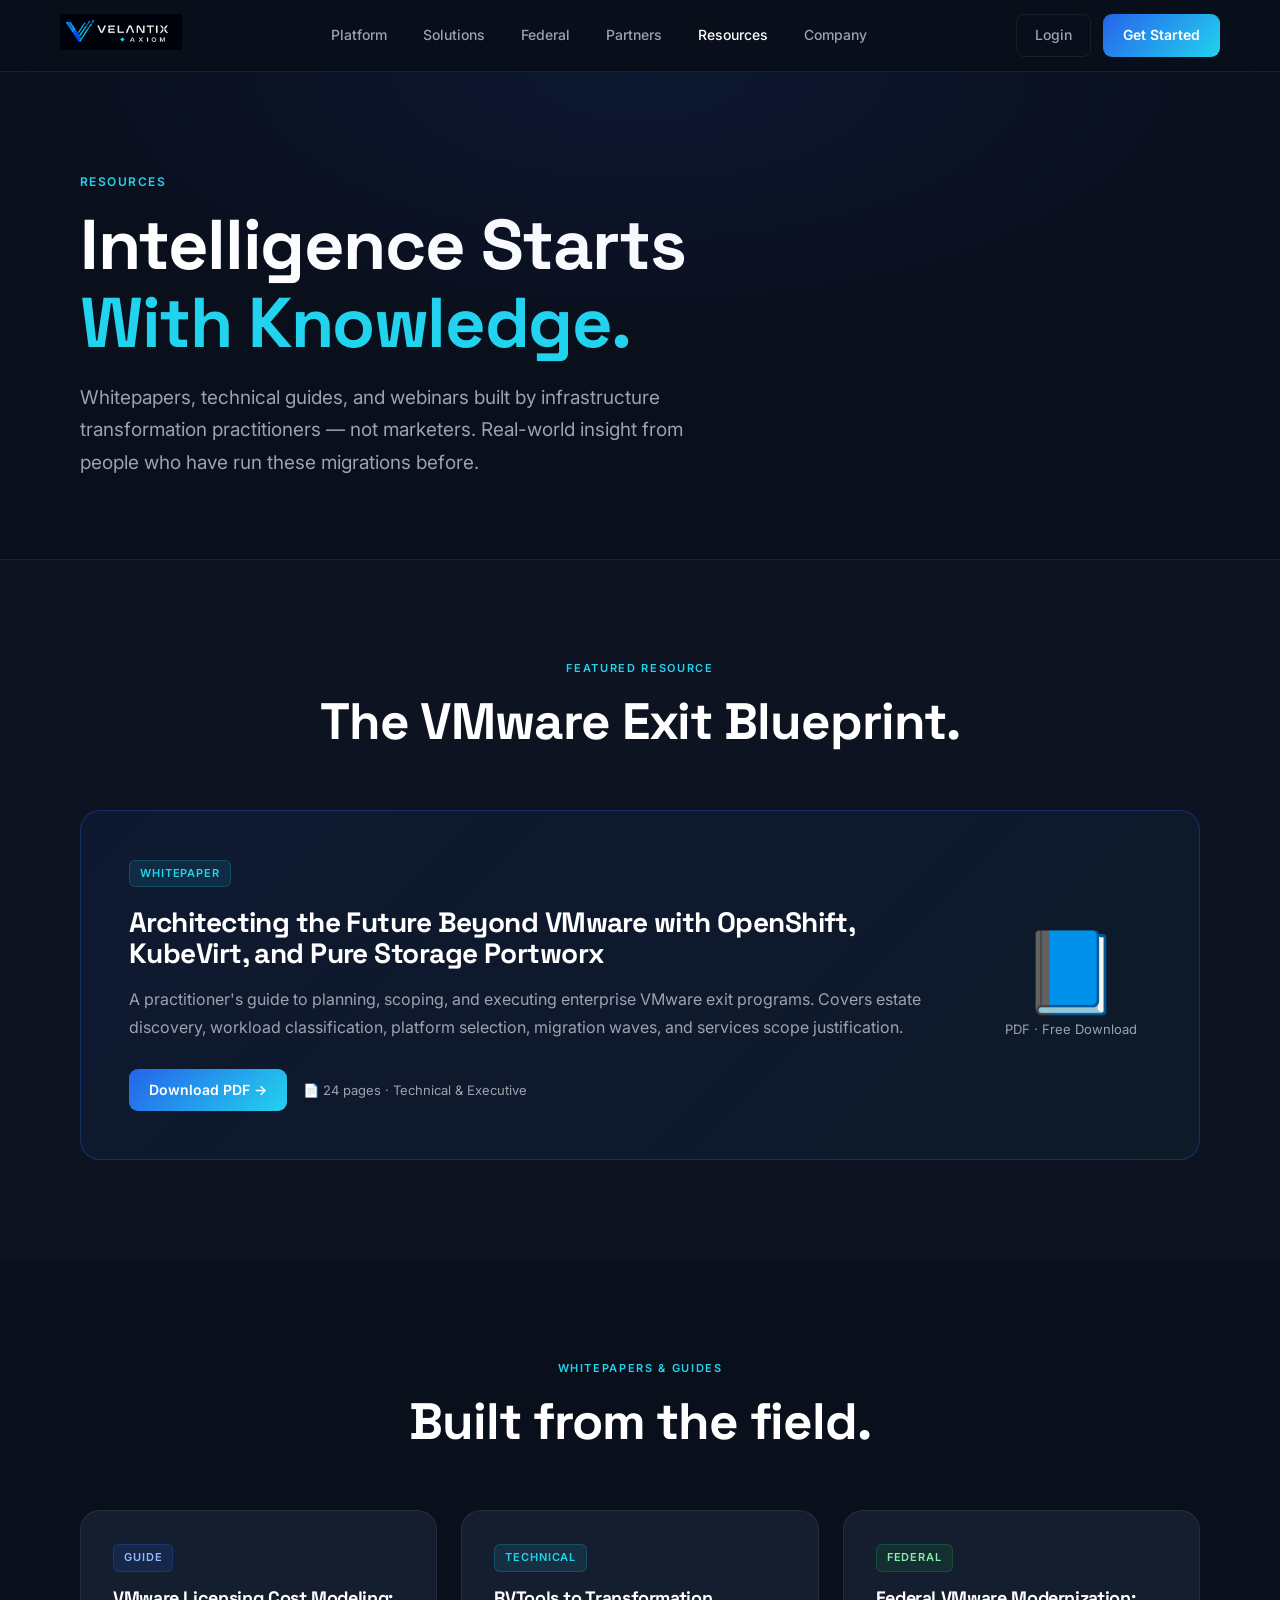
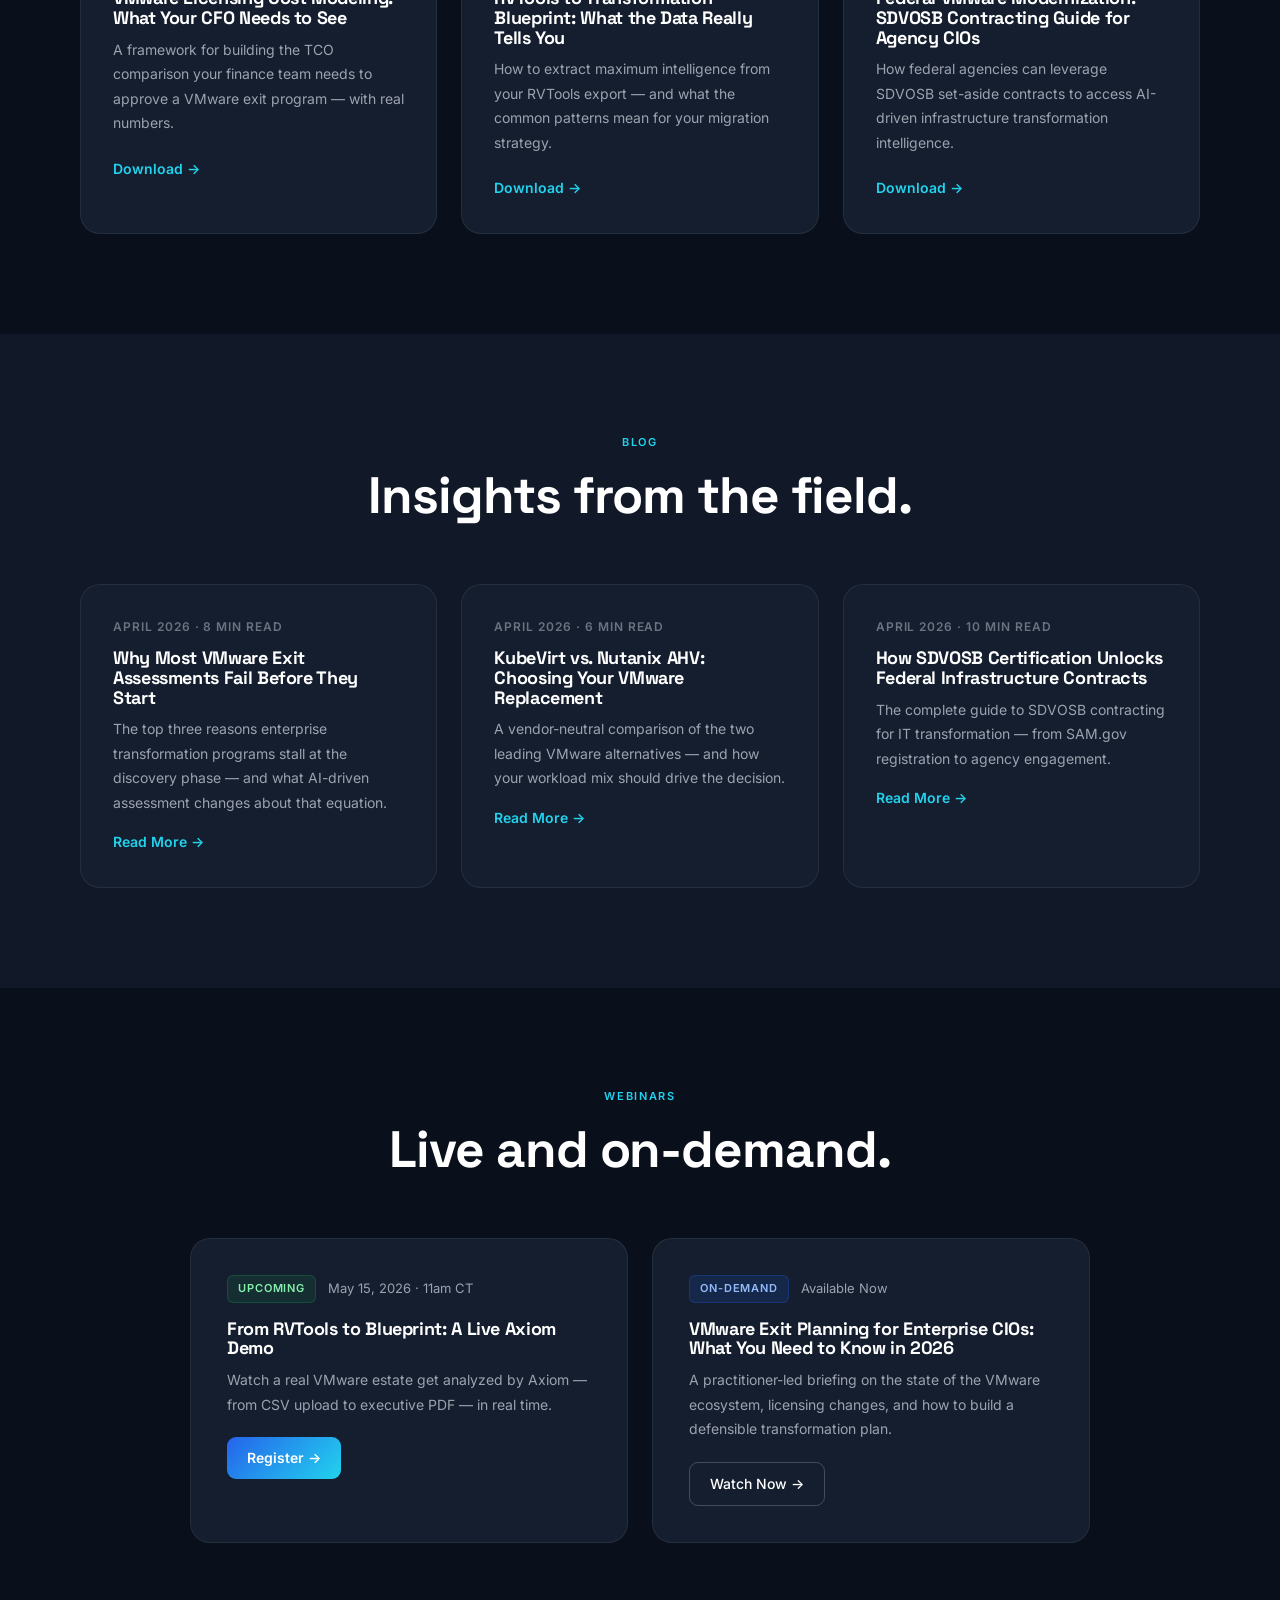
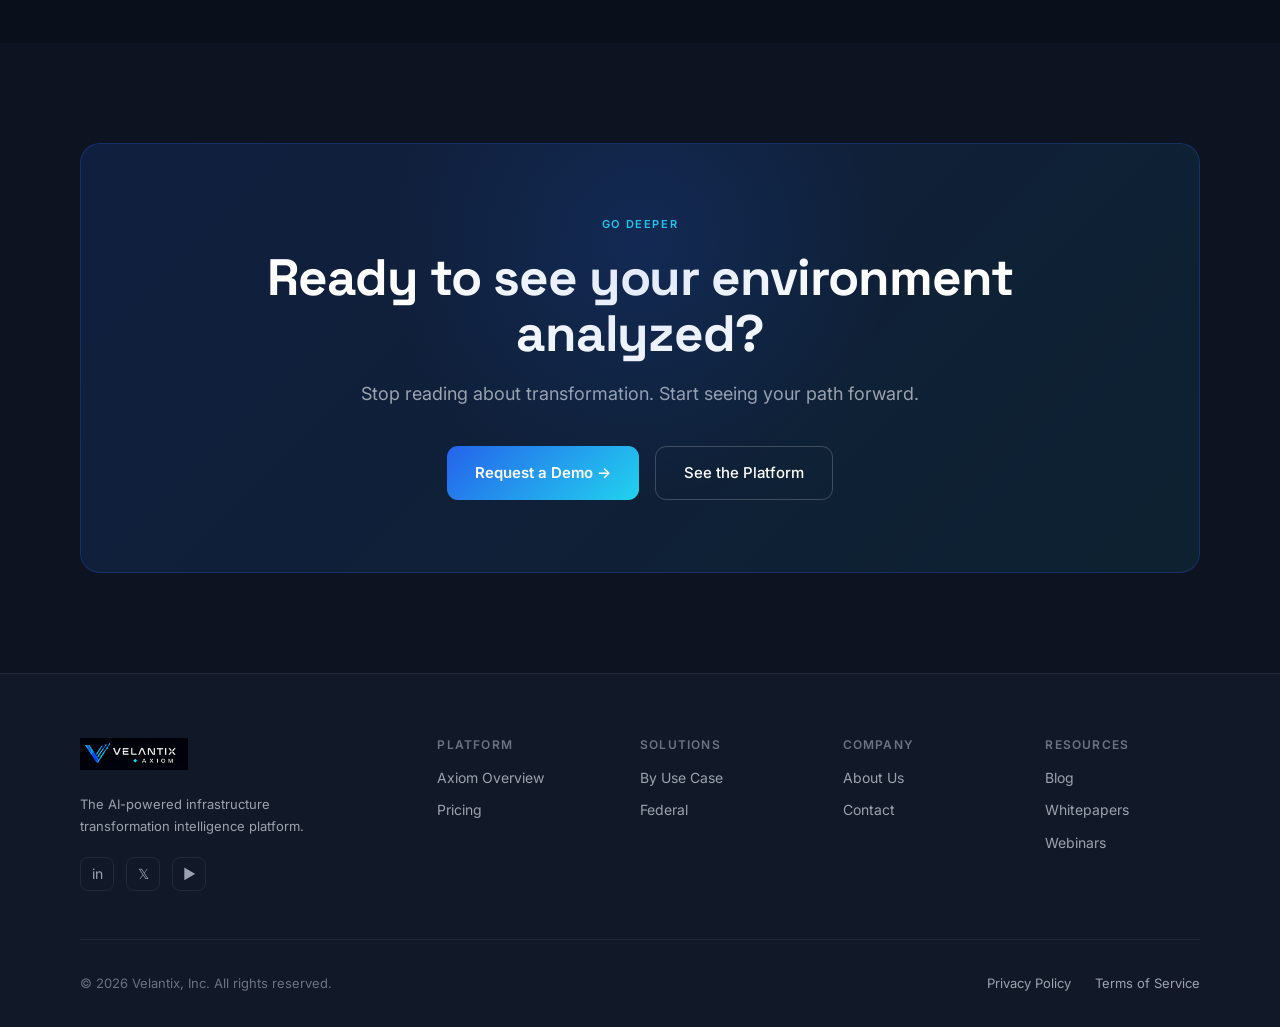
<file: site/resources/index.html>
<!DOCTYPE html>
<html lang="en">
<head>
  <meta charset="UTF-8">
  <meta name="viewport" content="width=device-width, initial-scale=1.0">
  <title>Resources — Velantix</title>
  <meta name="description" content="VMware exit guides, transformation whitepapers, webinars, and technical resources from the Velantix team.">
  <link rel="stylesheet" href="../assets/css/style.css">
  <link rel="icon" type="image/png" href="../assets/logo/Velantix-logo.png">
</head>
<body>

<header>
  <a href="../index.html" class="nav-logo"><img src="../assets/logo/Velantix-logo.png" alt="Velantix Axiom"></a>
  <nav>
    <a href="../platform/index.html">Platform</a>
    <a href="../solutions/index.html">Solutions</a>
    <a href="../federal/index.html">Federal</a>
    <a href="../partners/index.html">Partners</a>
    <a href="../resources/index.html" class="active">Resources</a>
    <a href="../company/index.html">Company</a>
  </nav>
  <div class="nav-actions">
    <a href="#" class="btn-login">Login</a>
    <a href="../contact/index.html" class="btn-primary">Get Started</a>
  </div>
</header>

<main>

<div class="page-hero">
  <div class="page-hero-bg"></div>
  <span class="eyebrow">Resources</span>
  <h1>Intelligence Starts<br><span class="cyan">With Knowledge.</span></h1>
  <p class="lead">Whitepapers, technical guides, and webinars built by infrastructure transformation practitioners — not marketers. Real-world insight from people who have run these migrations before.</p>
</div>

<!-- ─── FEATURED WHITEPAPER ─── -->
<section class="section section-darker">
  <div class="section-header">
    <span class="section-label">Featured Resource</span>
    <h2>The VMware Exit Blueprint.</h2>
  </div>

  <div class="card" style="padding:48px;display:grid;grid-template-columns:1fr auto;gap:48px;align-items:center;border-color:rgba(37,99,235,0.3);background:linear-gradient(135deg,rgba(37,99,235,0.08),rgba(34,211,238,0.04));">
    <div>
      <span class="tag tag-cyan" style="margin-bottom:20px;display:inline-block;">Whitepaper</span>
      <h3 style="font-size:28px;margin-bottom:16px;">Architecting the Future Beyond VMware with OpenShift, KubeVirt, and Pure Storage Portworx</h3>
      <p style="font-size:16px;margin-bottom:28px;">A practitioner's guide to planning, scoping, and executing enterprise VMware exit programs. Covers estate discovery, workload classification, platform selection, migration waves, and services scope justification.</p>
      <div style="display:flex;gap:16px;flex-wrap:wrap;">
        <a href="../contact/index.html" class="btn-primary" style="font-size:14px;padding:10px 20px;">Download PDF →</a>
        <span style="display:flex;align-items:center;gap:8px;font-size:13px;color:var(--text-sub);">📄 24 pages · Technical &amp; Executive</span>
      </div>
    </div>
    <div style="text-align:center;min-width:160px;">
      <div style="font-size:80px;line-height:1;">📘</div>
      <div style="font-size:13px;color:var(--text-sub);margin-top:8px;">PDF · Free Download</div>
    </div>
  </div>
</section>

<!-- ─── WHITEPAPERS ─── -->
<section class="section" id="whitepapers">
  <div class="section-header">
    <span class="section-label">Whitepapers &amp; Guides</span>
    <h2>Built from the field.</h2>
  </div>

  <div class="grid-3">
    <div class="card" style="padding:32px;">
      <span class="tag tag-blue" style="margin-bottom:16px;display:inline-block;">Guide</span>
      <h4 style="margin-bottom:10px;">VMware Licensing Cost Modeling: What Your CFO Needs to See</h4>
      <p style="font-size:14px;margin-bottom:20px;">A framework for building the TCO comparison your finance team needs to approve a VMware exit program — with real numbers.</p>
      <a href="../contact/index.html" style="font-size:14px;font-weight:600;color:var(--cyan);">Download →</a>
    </div>
    <div class="card" style="padding:32px;">
      <span class="tag tag-cyan" style="margin-bottom:16px;display:inline-block;">Technical</span>
      <h4 style="margin-bottom:10px;">RVTools to Transformation Blueprint: What the Data Really Tells You</h4>
      <p style="font-size:14px;margin-bottom:20px;">How to extract maximum intelligence from your RVTools export — and what the common patterns mean for your migration strategy.</p>
      <a href="../contact/index.html" style="font-size:14px;font-weight:600;color:var(--cyan);">Download →</a>
    </div>
    <div class="card" style="padding:32px;">
      <span class="tag tag-green" style="margin-bottom:16px;display:inline-block;">Federal</span>
      <h4 style="margin-bottom:10px;">Federal VMware Modernization: SDVOSB Contracting Guide for Agency CIOs</h4>
      <p style="font-size:14px;margin-bottom:20px;">How federal agencies can leverage SDVOSB set-aside contracts to access AI-driven infrastructure transformation intelligence.</p>
      <a href="../contact/index.html" style="font-size:14px;font-weight:600;color:var(--cyan);">Download →</a>
    </div>
  </div>
</section>

<!-- ─── BLOG ─── -->
<section class="section section-dark" id="blog">
  <div class="section-header">
    <span class="section-label">Blog</span>
    <h2>Insights from the field.</h2>
  </div>

  <div class="grid-3">
    <div class="card" style="padding:32px;">
      <div style="font-size:12px;color:var(--steel);margin-bottom:12px;font-weight:600;text-transform:uppercase;letter-spacing:0.08em;">April 2026 · 8 min read</div>
      <h4 style="margin-bottom:10px;">Why Most VMware Exit Assessments Fail Before They Start</h4>
      <p style="font-size:14px;">The top three reasons enterprise transformation programs stall at the discovery phase — and what AI-driven assessment changes about that equation.</p>
      <a href="#" style="display:inline-block;margin-top:16px;font-size:14px;font-weight:600;color:var(--cyan);">Read More →</a>
    </div>
    <div class="card" style="padding:32px;">
      <div style="font-size:12px;color:var(--steel);margin-bottom:12px;font-weight:600;text-transform:uppercase;letter-spacing:0.08em;">April 2026 · 6 min read</div>
      <h4 style="margin-bottom:10px;">KubeVirt vs. Nutanix AHV: Choosing Your VMware Replacement</h4>
      <p style="font-size:14px;">A vendor-neutral comparison of the two leading VMware alternatives — and how your workload mix should drive the decision.</p>
      <a href="#" style="display:inline-block;margin-top:16px;font-size:14px;font-weight:600;color:var(--cyan);">Read More →</a>
    </div>
    <div class="card" style="padding:32px;">
      <div style="font-size:12px;color:var(--steel);margin-bottom:12px;font-weight:600;text-transform:uppercase;letter-spacing:0.08em;">April 2026 · 10 min read</div>
      <h4 style="margin-bottom:10px;">How SDVOSB Certification Unlocks Federal Infrastructure Contracts</h4>
      <p style="font-size:14px;">The complete guide to SDVOSB contracting for IT transformation — from SAM.gov registration to agency engagement.</p>
      <a href="#" style="display:inline-block;margin-top:16px;font-size:14px;font-weight:600;color:var(--cyan);">Read More →</a>
    </div>
  </div>
</section>

<!-- ─── WEBINARS ─── -->
<section class="section" id="webinars">
  <div class="section-header">
    <span class="section-label">Webinars</span>
    <h2>Live and on-demand.</h2>
  </div>

  <div class="grid-2" style="gap:24px;max-width:900px;margin:0 auto;">
    <div class="card" style="padding:36px;">
      <div style="display:flex;align-items:center;gap:12px;margin-bottom:16px;">
        <span class="tag tag-green">Upcoming</span>
        <span style="font-size:13px;color:var(--text-sub);">May 15, 2026 · 11am CT</span>
      </div>
      <h4 style="margin-bottom:10px;">From RVTools to Blueprint: A Live Axiom Demo</h4>
      <p style="font-size:14px;margin-bottom:20px;">Watch a real VMware estate get analyzed by Axiom — from CSV upload to executive PDF — in real time.</p>
      <a href="../contact/index.html" class="btn-primary" style="font-size:14px;padding:10px 20px;">Register →</a>
    </div>
    <div class="card" style="padding:36px;">
      <div style="display:flex;align-items:center;gap:12px;margin-bottom:16px;">
        <span class="tag tag-blue">On-Demand</span>
        <span style="font-size:13px;color:var(--text-sub);">Available Now</span>
      </div>
      <h4 style="margin-bottom:10px;">VMware Exit Planning for Enterprise CIOs: What You Need to Know in 2026</h4>
      <p style="font-size:14px;margin-bottom:20px;">A practitioner-led briefing on the state of the VMware ecosystem, licensing changes, and how to build a defensible transformation plan.</p>
      <a href="../contact/index.html" class="btn-secondary" style="font-size:14px;padding:10px 20px;">Watch Now →</a>
    </div>
  </div>
</section>

<!-- ─── CTA ─── -->
<section class="section section-darker">
  <div class="cta-strip">
    <span class="section-label">Go Deeper</span>
    <h2>Ready to see your environment analyzed?</h2>
    <p>Stop reading about transformation. Start seeing your path forward.</p>
    <div class="actions">
      <a href="../contact/index.html" class="btn-primary btn-lg">Request a Demo →</a>
      <a href="../platform/index.html" class="btn-secondary btn-lg">See the Platform</a>
    </div>
  </div>
</section>

</main>

<footer>
  <div class="footer-grid">
    <div class="footer-brand">
      <img src="../assets/logo/Velantix-logo.png" alt="Velantix Axiom">
      <p>The AI-powered infrastructure transformation intelligence platform.</p>
      <div class="social-links"><a href="#" title="LinkedIn">in</a><a href="#" title="X">𝕏</a><a href="#" title="YouTube">▶</a></div>
    </div>
    <div class="footer-col"><h5>Platform</h5><a href="../platform/index.html">Axiom Overview</a><a href="../platform/index.html#pricing">Pricing</a></div>
    <div class="footer-col"><h5>Solutions</h5><a href="../solutions/index.html">By Use Case</a><a href="../federal/index.html">Federal</a></div>
    <div class="footer-col"><h5>Company</h5><a href="../company/index.html">About Us</a><a href="../contact/index.html">Contact</a></div>
    <div class="footer-col"><h5>Resources</h5><a href="#blog">Blog</a><a href="#whitepapers">Whitepapers</a><a href="#webinars">Webinars</a></div>
  </div>
  <div class="footer-bottom">
    <p style="color:var(--steel);">© 2026 Velantix, Inc. All rights reserved.</p>
    <div class="footer-links"><a href="#">Privacy Policy</a><a href="#">Terms of Service</a></div>
  </div>
</footer>
<script>window.addEventListener('scroll',()=>{document.querySelector('header').style.boxShadow=window.scrollY>40?'0 4px 40px rgba(0,0,0,0.4)':''});</script>
</body>
</html>
</file>
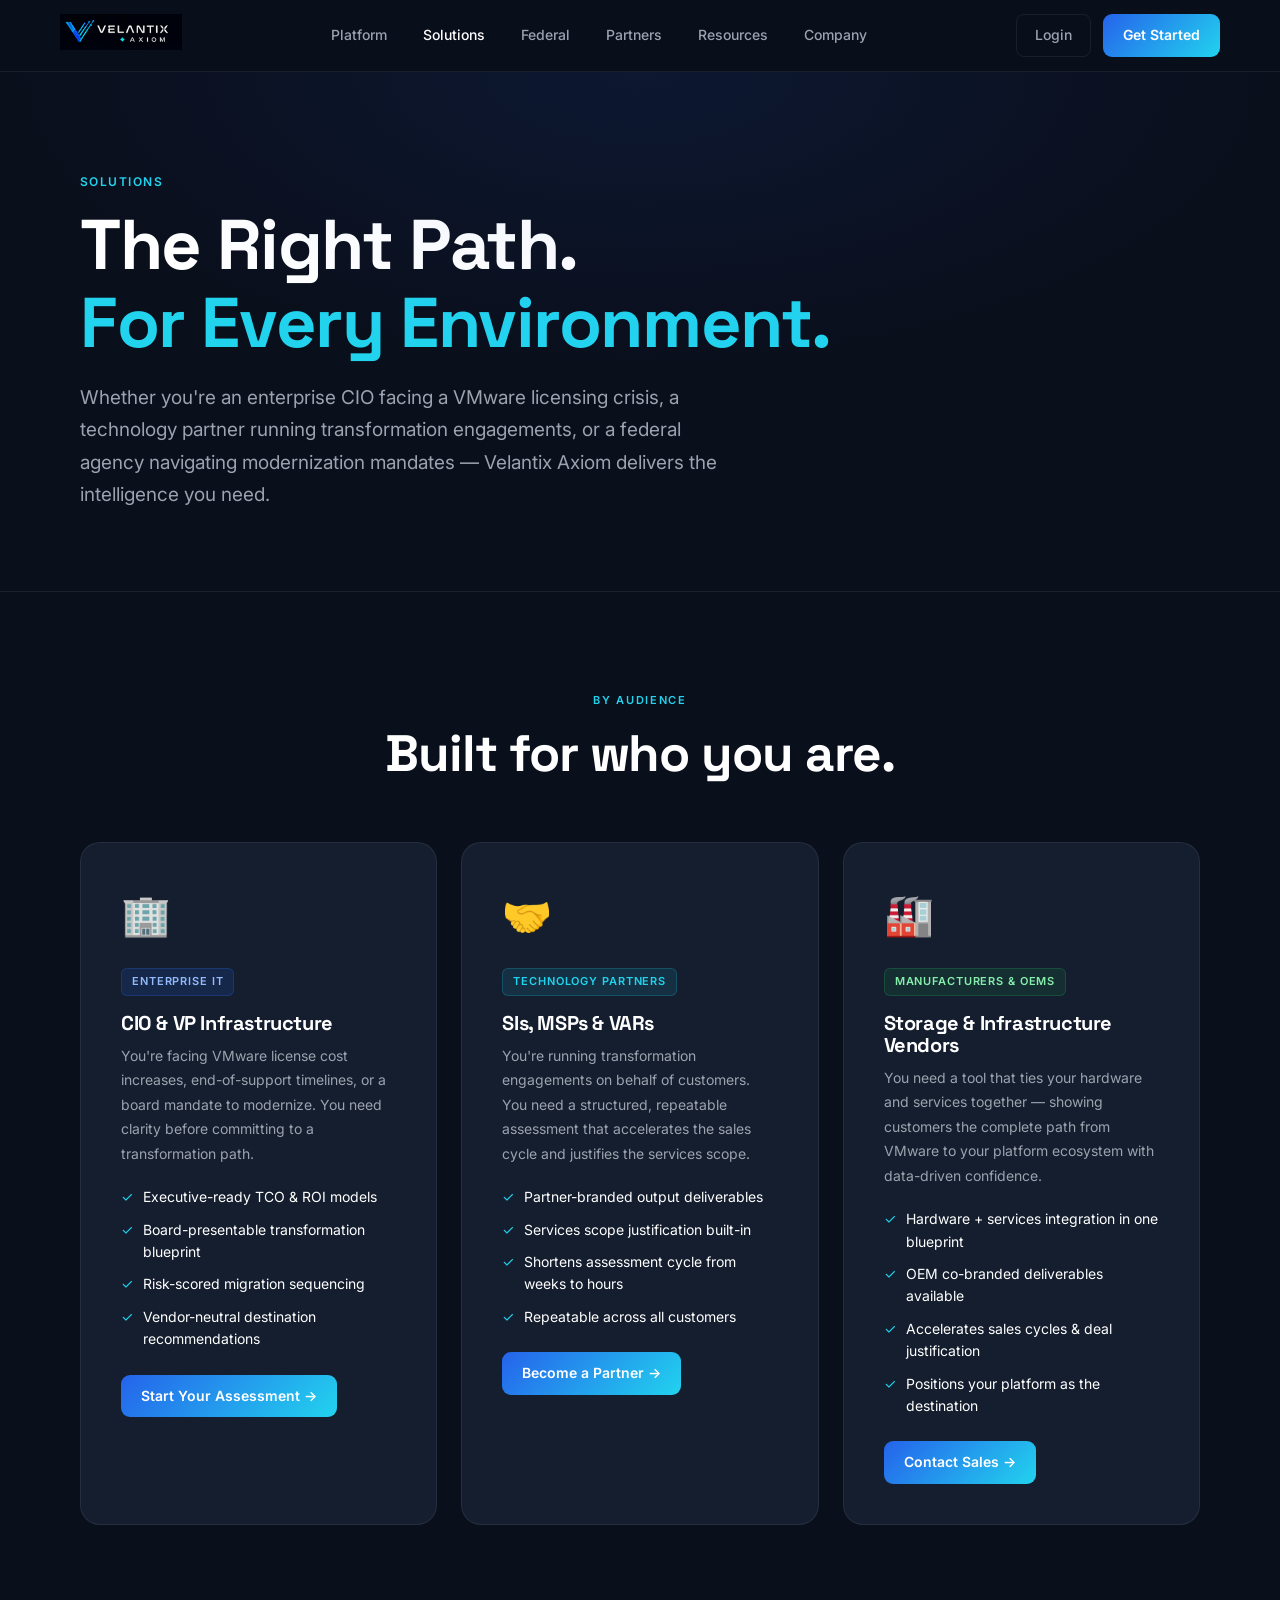
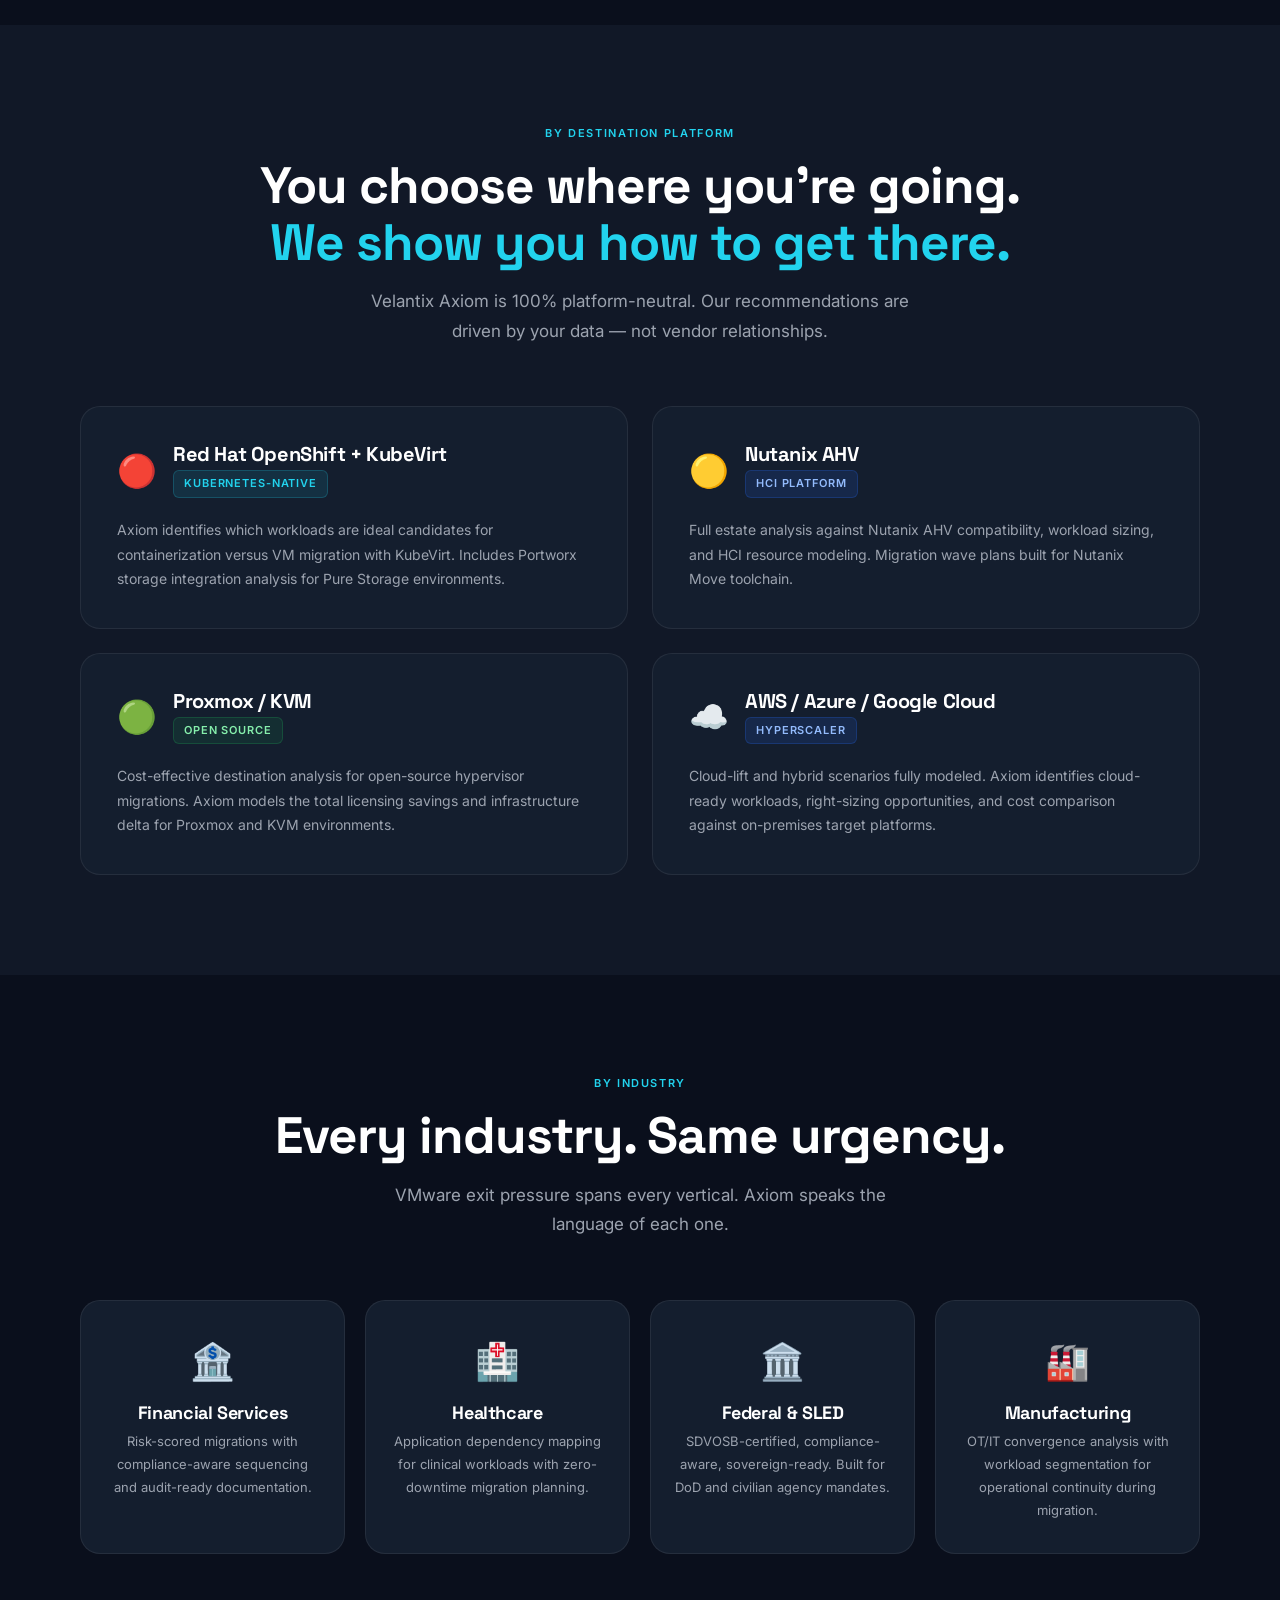
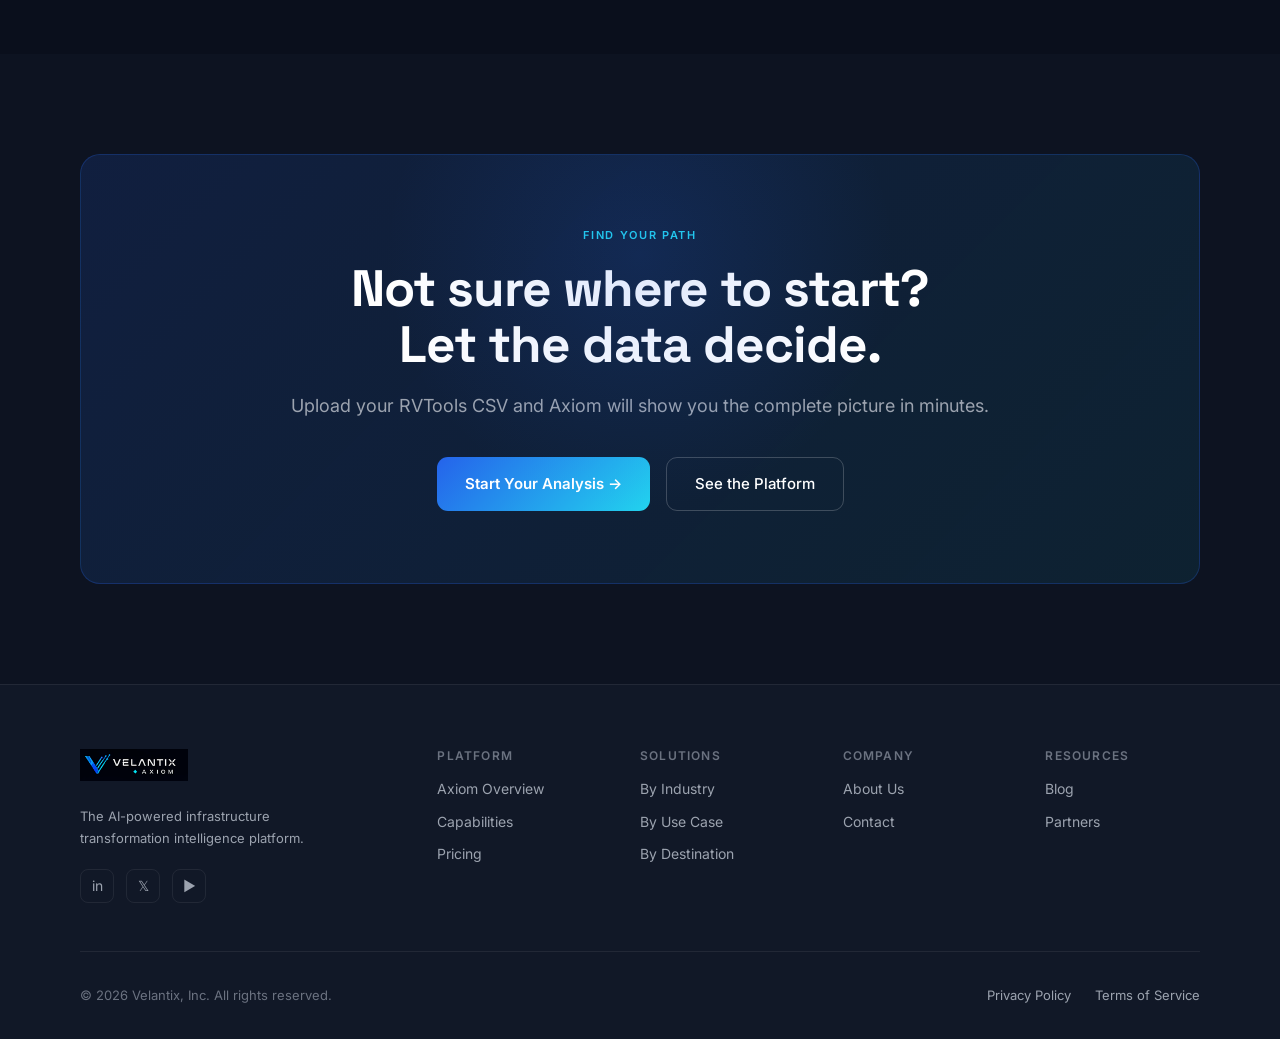
<file: site/solutions/index.html>
<!DOCTYPE html>
<html lang="en">
<head>
  <meta charset="UTF-8">
  <meta name="viewport" content="width=device-width, initial-scale=1.0">
  <title>Solutions — Velantix</title>
  <meta name="description" content="Velantix Axiom solutions for enterprise, mid-market, and technology partners navigating VMware exit and infrastructure transformation.">
  <link rel="stylesheet" href="../assets/css/style.css">
  <link rel="icon" type="image/png" href="../assets/logo/Velantix-logo.png">
</head>
<body>

<header>
  <a href="../index.html" class="nav-logo"><img src="../assets/logo/Velantix-logo.png" alt="Velantix Axiom"></a>
  <nav>
    <a href="../platform/index.html">Platform</a>
    <a href="../solutions/index.html" class="active">Solutions</a>
    <a href="../federal/index.html">Federal</a>
    <a href="../partners/index.html">Partners</a>
    <a href="../resources/index.html">Resources</a>
    <a href="../company/index.html">Company</a>
  </nav>
  <div class="nav-actions">
    <a href="#" class="btn-login">Login</a>
    <a href="../contact/index.html" class="btn-primary">Get Started</a>
  </div>
</header>

<main>

<div class="page-hero">
  <div class="page-hero-bg"></div>
  <span class="eyebrow">Solutions</span>
  <h1>The Right Path.<br><span class="cyan">For Every Environment.</span></h1>
  <p class="lead">Whether you're an enterprise CIO facing a VMware licensing crisis, a technology partner running transformation engagements, or a federal agency navigating modernization mandates — Velantix Axiom delivers the intelligence you need.</p>
</div>

<!-- ─── BY AUDIENCE ─── -->
<section class="section" id="usecase">
  <div class="section-header">
    <span class="section-label">By Audience</span>
    <h2>Built for who you are.</h2>
  </div>

  <div class="grid-3">
    <div class="card" style="padding:40px;">
      <div style="font-size:40px;margin-bottom:20px;">🏢</div>
      <span class="tag tag-blue" style="margin-bottom:16px;display:inline-block;">Enterprise IT</span>
      <h3>CIO &amp; VP Infrastructure</h3>
      <p style="margin-bottom:20px;">You're facing VMware license cost increases, end-of-support timelines, or a board mandate to modernize. You need clarity before committing to a transformation path.</p>
      <div style="display:flex;flex-direction:column;gap:10px;margin-bottom:24px;">
        <div style="display:flex;gap:10px;font-size:14px;"><span style="color:var(--cyan);">✓</span> Executive-ready TCO &amp; ROI models</div>
        <div style="display:flex;gap:10px;font-size:14px;"><span style="color:var(--cyan);">✓</span> Board-presentable transformation blueprint</div>
        <div style="display:flex;gap:10px;font-size:14px;"><span style="color:var(--cyan);">✓</span> Risk-scored migration sequencing</div>
        <div style="display:flex;gap:10px;font-size:14px;"><span style="color:var(--cyan);">✓</span> Vendor-neutral destination recommendations</div>
      </div>
      <a href="../contact/index.html" class="btn-primary" style="font-size:14px;padding:10px 20px;">Start Your Assessment →</a>
    </div>

    <div class="card" style="padding:40px;">
      <div style="font-size:40px;margin-bottom:20px;">🤝</div>
      <span class="tag tag-cyan" style="margin-bottom:16px;display:inline-block;">Technology Partners</span>
      <h3>SIs, MSPs &amp; VARs</h3>
      <p style="margin-bottom:20px;">You're running transformation engagements on behalf of customers. You need a structured, repeatable assessment that accelerates the sales cycle and justifies the services scope.</p>
      <div style="display:flex;flex-direction:column;gap:10px;margin-bottom:24px;">
        <div style="display:flex;gap:10px;font-size:14px;"><span style="color:var(--cyan);">✓</span> Partner-branded output deliverables</div>
        <div style="display:flex;gap:10px;font-size:14px;"><span style="color:var(--cyan);">✓</span> Services scope justification built-in</div>
        <div style="display:flex;gap:10px;font-size:14px;"><span style="color:var(--cyan);">✓</span> Shortens assessment cycle from weeks to hours</div>
        <div style="display:flex;gap:10px;font-size:14px;"><span style="color:var(--cyan);">✓</span> Repeatable across all customers</div>
      </div>
      <a href="../partners/index.html" class="btn-primary" style="font-size:14px;padding:10px 20px;">Become a Partner →</a>
    </div>

    <div class="card" style="padding:40px;">
      <div style="font-size:40px;margin-bottom:20px;">🏭</div>
      <span class="tag tag-green" style="margin-bottom:16px;display:inline-block;">Manufacturers &amp; OEMs</span>
      <h3>Storage &amp; Infrastructure Vendors</h3>
      <p style="margin-bottom:20px;">You need a tool that ties your hardware and services together — showing customers the complete path from VMware to your platform ecosystem with data-driven confidence.</p>
      <div style="display:flex;flex-direction:column;gap:10px;margin-bottom:24px;">
        <div style="display:flex;gap:10px;font-size:14px;"><span style="color:var(--cyan);">✓</span> Hardware + services integration in one blueprint</div>
        <div style="display:flex;gap:10px;font-size:14px;"><span style="color:var(--cyan);">✓</span> OEM co-branded deliverables available</div>
        <div style="display:flex;gap:10px;font-size:14px;"><span style="color:var(--cyan);">✓</span> Accelerates sales cycles &amp; deal justification</div>
        <div style="display:flex;gap:10px;font-size:14px;"><span style="color:var(--cyan);">✓</span> Positions your platform as the destination</div>
      </div>
      <a href="../contact/index.html" class="btn-primary" style="font-size:14px;padding:10px 20px;">Contact Sales →</a>
    </div>
  </div>
</section>

<!-- ─── BY DESTINATION ─── -->
<section class="section section-dark" id="destination">
  <div class="section-header">
    <span class="section-label">By Destination Platform</span>
    <h2>You choose where you're going.<br><span class="cyan">We show you how to get there.</span></h2>
    <p>Velantix Axiom is 100% platform-neutral. Our recommendations are driven by your data — not vendor relationships.</p>
  </div>

  <div class="grid-2" style="gap:24px;">
    <div class="card" style="padding:36px;">
      <div style="display:flex;align-items:center;gap:16px;margin-bottom:20px;">
        <div style="font-size:32px;">🔴</div>
        <div>
          <h3 style="font-size:20px;margin-bottom:4px;">Red Hat OpenShift + KubeVirt</h3>
          <span class="tag tag-cyan">Kubernetes-Native</span>
        </div>
      </div>
      <p>Axiom identifies which workloads are ideal candidates for containerization versus VM migration with KubeVirt. Includes Portworx storage integration analysis for Pure Storage environments.</p>
    </div>
    <div class="card" style="padding:36px;">
      <div style="display:flex;align-items:center;gap:16px;margin-bottom:20px;">
        <div style="font-size:32px;">🟡</div>
        <div>
          <h3 style="font-size:20px;margin-bottom:4px;">Nutanix AHV</h3>
          <span class="tag tag-blue">HCI Platform</span>
        </div>
      </div>
      <p>Full estate analysis against Nutanix AHV compatibility, workload sizing, and HCI resource modeling. Migration wave plans built for Nutanix Move toolchain.</p>
    </div>
    <div class="card" style="padding:36px;">
      <div style="display:flex;align-items:center;gap:16px;margin-bottom:20px;">
        <div style="font-size:32px;">🟢</div>
        <div>
          <h3 style="font-size:20px;margin-bottom:4px;">Proxmox / KVM</h3>
          <span class="tag tag-green">Open Source</span>
        </div>
      </div>
      <p>Cost-effective destination analysis for open-source hypervisor migrations. Axiom models the total licensing savings and infrastructure delta for Proxmox and KVM environments.</p>
    </div>
    <div class="card" style="padding:36px;">
      <div style="display:flex;align-items:center;gap:16px;margin-bottom:20px;">
        <div style="font-size:32px;">☁️</div>
        <div>
          <h3 style="font-size:20px;margin-bottom:4px;">AWS / Azure / Google Cloud</h3>
          <span class="tag tag-blue">Hyperscaler</span>
        </div>
      </div>
      <p>Cloud-lift and hybrid scenarios fully modeled. Axiom identifies cloud-ready workloads, right-sizing opportunities, and cost comparison against on-premises target platforms.</p>
    </div>
  </div>
</section>

<!-- ─── BY INDUSTRY ─── -->
<section class="section" id="industry">
  <div class="section-header">
    <span class="section-label">By Industry</span>
    <h2>Every industry. Same urgency.</h2>
    <p>VMware exit pressure spans every vertical. Axiom speaks the language of each one.</p>
  </div>

  <div class="grid-4">
    <div class="card" style="text-align:center;padding:32px 24px;">
      <div style="font-size:36px;margin-bottom:12px;">🏦</div>
      <h4 style="margin-bottom:8px;">Financial Services</h4>
      <p style="font-size:13px;">Risk-scored migrations with compliance-aware sequencing and audit-ready documentation.</p>
    </div>
    <div class="card" style="text-align:center;padding:32px 24px;">
      <div style="font-size:36px;margin-bottom:12px;">🏥</div>
      <h4 style="margin-bottom:8px;">Healthcare</h4>
      <p style="font-size:13px;">Application dependency mapping for clinical workloads with zero-downtime migration planning.</p>
    </div>
    <div class="card" style="text-align:center;padding:32px 24px;">
      <div style="font-size:36px;margin-bottom:12px;">🏛️</div>
      <h4 style="margin-bottom:8px;">Federal &amp; SLED</h4>
      <p style="font-size:13px;">SDVOSB-certified, compliance-aware, sovereign-ready. Built for DoD and civilian agency mandates.</p>
    </div>
    <div class="card" style="text-align:center;padding:32px 24px;">
      <div style="font-size:36px;margin-bottom:12px;">🏭</div>
      <h4 style="margin-bottom:8px;">Manufacturing</h4>
      <p style="font-size:13px;">OT/IT convergence analysis with workload segmentation for operational continuity during migration.</p>
    </div>
  </div>
</section>

<!-- ─── CTA ─── -->
<section class="section section-darker">
  <div class="cta-strip">
    <span class="section-label">Find Your Path</span>
    <h2>Not sure where to start?<br>Let the data decide.</h2>
    <p>Upload your RVTools CSV and Axiom will show you the complete picture in minutes.</p>
    <div class="actions">
      <a href="../contact/index.html" class="btn-primary btn-lg">Start Your Analysis →</a>
      <a href="../platform/index.html" class="btn-secondary btn-lg">See the Platform</a>
    </div>
  </div>
</section>

</main>

<footer>
  <div class="footer-grid">
    <div class="footer-brand">
      <img src="../assets/logo/Velantix-logo.png" alt="Velantix Axiom">
      <p>The AI-powered infrastructure transformation intelligence platform.</p>
      <div class="social-links"><a href="#" title="LinkedIn">in</a><a href="#" title="X">𝕏</a><a href="#" title="YouTube">▶</a></div>
    </div>
    <div class="footer-col"><h5>Platform</h5><a href="../platform/index.html">Axiom Overview</a><a href="../platform/index.html#capabilities">Capabilities</a><a href="../platform/index.html#pricing">Pricing</a></div>
    <div class="footer-col"><h5>Solutions</h5><a href="#industry">By Industry</a><a href="#usecase">By Use Case</a><a href="#destination">By Destination</a></div>
    <div class="footer-col"><h5>Company</h5><a href="../company/index.html">About Us</a><a href="../contact/index.html">Contact</a></div>
    <div class="footer-col"><h5>Resources</h5><a href="../resources/index.html">Blog</a><a href="../partners/index.html">Partners</a></div>
  </div>
  <div class="footer-bottom">
    <p style="color:var(--steel);">© 2026 Velantix, Inc. All rights reserved.</p>
    <div class="footer-links"><a href="#">Privacy Policy</a><a href="#">Terms of Service</a></div>
  </div>
</footer>
<script>window.addEventListener('scroll',()=>{document.querySelector('header').style.boxShadow=window.scrollY>40?'0 4px 40px rgba(0,0,0,0.4)':''});</script>
</body>
</html>
</file>
<file: site/assets/css/style.css>
@import url('https://fonts.googleapis.com/css2?family=Space+Grotesk:wght@300;400;500;600;700&family=Inter:wght@300;400;500;600&display=swap');

/* =============================================
   VELANTIX — DESIGN SYSTEM
   Brand: Midnight #0A0F1C | Deep Navy #111827
   Electric Blue #2563EB | Neon Cyan #22D3EE
   Steel Gray #6B7280 | Pure White #FFFFFF
   Fonts: Space Grotesk (headlines) / Inter (body)
============================================= */

:root {
  --midnight: #0A0F1C;
  --deep-navy: #111827;
  --card-bg: #141E2E;
  --blue: #2563EB;
  --cyan: #22D3EE;
  --steel: #6B7280;
  --white: #FFFFFF;
  --text-sub: #9CA3AF;
  --border: rgba(255,255,255,0.07);
  --glow-blue: rgba(37,99,235,0.15);
  --glow-cyan: rgba(34,211,238,0.12);
  --gradient-cta: linear-gradient(135deg, #2563EB, #22D3EE);
  --gradient-cta-hover: linear-gradient(135deg, #1d4ed8, #06b6d4);
  --radius: 12px;
  --radius-lg: 20px;
  --section-pad: 100px 80px;
  --nav-height: 72px;
}

*, *::before, *::after { box-sizing: border-box; margin: 0; padding: 0; }

html { scroll-behavior: smooth; }

body {
  font-family: 'Inter', sans-serif;
  background: var(--midnight);
  color: var(--white);
  line-height: 1.6;
  overflow-x: hidden;
}

/* ─── TYPOGRAPHY ─── */
h1, h2, h3, h4, h5 {
  font-family: 'Space Grotesk', sans-serif;
  font-weight: 700;
  line-height: 1.1;
  letter-spacing: -0.02em;
}

h1 { font-size: clamp(42px, 5.5vw, 72px); }
h2 { font-size: clamp(32px, 4vw, 52px); }
h3 { font-size: clamp(20px, 2.5vw, 28px); }
h4 { font-size: 18px; }

p { color: var(--text-sub); font-size: 16px; line-height: 1.75; }

a { text-decoration: none; color: inherit; }

.cyan { color: var(--cyan); }
.blue { color: var(--blue); }
.gradient-text {
  background: var(--gradient-cta);
  -webkit-background-clip: text;
  -webkit-text-fill-color: transparent;
  background-clip: text;
}

/* ─── NAVIGATION ─── */
header {
  position: fixed;
  top: 0; left: 0; right: 0;
  z-index: 1000;
  height: var(--nav-height);
  display: flex;
  align-items: center;
  justify-content: space-between;
  padding: 0 60px;
  background: rgba(10, 15, 28, 0.85);
  backdrop-filter: blur(20px);
  -webkit-backdrop-filter: blur(20px);
  border-bottom: 1px solid var(--border);
  transition: all 0.3s ease;
}

.nav-logo img {
  height: 36px;
  width: auto;
}

nav {
  display: flex;
  align-items: center;
  gap: 8px;
}

nav a {
  font-family: 'Inter', sans-serif;
  font-size: 14px;
  font-weight: 500;
  color: var(--text-sub);
  padding: 8px 14px;
  border-radius: 8px;
  transition: all 0.2s ease;
  white-space: nowrap;
}

nav a:hover { color: var(--white); background: rgba(255,255,255,0.06); }
nav a.active { color: var(--white); }

.nav-actions {
  display: flex;
  align-items: center;
  gap: 12px;
}

.btn-login {
  font-family: 'Inter', sans-serif;
  font-size: 14px;
  font-weight: 500;
  color: var(--text-sub);
  padding: 9px 18px;
  border-radius: 8px;
  transition: all 0.2s ease;
  border: 1px solid var(--border);
}
.btn-login:hover { color: var(--white); border-color: rgba(255,255,255,0.2); }

.btn-primary {
  display: inline-flex;
  align-items: center;
  gap: 8px;
  font-family: 'Inter', sans-serif;
  font-size: 14px;
  font-weight: 600;
  color: var(--white);
  background: var(--gradient-cta);
  padding: 10px 20px;
  border-radius: 9px;
  transition: all 0.25s ease;
  border: none;
  cursor: pointer;
  white-space: nowrap;
}
.btn-primary:hover {
  background: var(--gradient-cta-hover);
  transform: translateY(-1px);
  box-shadow: 0 8px 30px rgba(37,99,235,0.4);
}

.btn-secondary {
  display: inline-flex;
  align-items: center;
  gap: 8px;
  font-family: 'Inter', sans-serif;
  font-size: 14px;
  font-weight: 500;
  color: var(--white);
  background: transparent;
  padding: 10px 20px;
  border-radius: 9px;
  border: 1px solid rgba(255,255,255,0.2);
  transition: all 0.25s ease;
  cursor: pointer;
}
.btn-secondary:hover {
  border-color: var(--cyan);
  color: var(--cyan);
  background: rgba(34,211,238,0.05);
}

.btn-lg {
  font-size: 15px;
  padding: 14px 28px;
  border-radius: 11px;
}

/* ─── PAGE WRAPPER ─── */
main { padding-top: var(--nav-height); }

/* ─── SECTIONS ─── */
.section { padding: var(--section-pad); position: relative; }
.section-sm { padding: 60px 80px; }
.section-dark { background: var(--deep-navy); }
.section-darker { background: #0D1321; }

.section-label {
  font-family: 'Inter', sans-serif;
  font-size: 11px;
  font-weight: 600;
  letter-spacing: 0.15em;
  text-transform: uppercase;
  color: var(--cyan);
  margin-bottom: 16px;
  display: block;
}

.section-header { text-align: center; margin-bottom: 60px; }
.section-header p { max-width: 560px; margin: 16px auto 0; font-size: 17px; }

/* ─── HERO ─── */
.hero {
  min-height: calc(100vh - var(--nav-height));
  display: flex;
  align-items: center;
  padding: 80px 80px 100px;
  position: relative;
  overflow: hidden;
}

.hero-bg {
  position: absolute;
  inset: 0;
  background: radial-gradient(ellipse 80% 60% at 60% 40%, rgba(37,99,235,0.12), transparent 70%),
              radial-gradient(ellipse 50% 50% at 80% 20%, rgba(34,211,238,0.08), transparent 60%);
  pointer-events: none;
}

.hero-grid-lines {
  position: absolute;
  inset: 0;
  background-image:
    linear-gradient(rgba(37,99,235,0.04) 1px, transparent 1px),
    linear-gradient(90deg, rgba(37,99,235,0.04) 1px, transparent 1px);
  background-size: 60px 60px;
  pointer-events: none;
}

.hero-content {
  position: relative;
  z-index: 2;
  max-width: 600px;
  flex: 0 0 auto;
}

.hero-eyebrow {
  display: inline-flex;
  align-items: center;
  gap: 8px;
  font-size: 12px;
  font-weight: 600;
  letter-spacing: 0.12em;
  text-transform: uppercase;
  color: var(--cyan);
  background: rgba(34,211,238,0.08);
  border: 1px solid rgba(34,211,238,0.2);
  padding: 6px 14px;
  border-radius: 20px;
  margin-bottom: 28px;
}

.hero h1 { margin-bottom: 20px; }
.hero h1 span { color: var(--cyan); display: block; }

.hero-sub {
  font-size: 18px;
  color: var(--text-sub);
  margin-bottom: 36px;
  max-width: 520px;
  line-height: 1.7;
}

.hero-actions {
  display: flex;
  align-items: center;
  gap: 14px;
  flex-wrap: wrap;
}

.hero-visual {
  position: relative;
  flex: 1;
  display: flex;
  justify-content: flex-end;
  align-items: center;
  z-index: 2;
  padding-left: 60px;
}

.hero-visual img {
  width: 100%;
  max-width: 600px;
  border-radius: var(--radius-lg);
  filter: drop-shadow(0 0 60px rgba(34,211,238,0.15));
}

.hero-glow {
  position: absolute;
  width: 500px; height: 500px;
  background: radial-gradient(circle, rgba(34,211,238,0.08), transparent 70%);
  right: -100px; top: -100px;
  pointer-events: none;
}

/* ─── TRUST BAR ─── */
.trust-bar {
  padding: 28px 80px;
  border-top: 1px solid var(--border);
  border-bottom: 1px solid var(--border);
  background: rgba(17,24,39,0.5);
}

.trust-bar-inner {
  display: flex;
  align-items: center;
  gap: 48px;
  flex-wrap: wrap;
}

.trust-label {
  font-size: 11px;
  font-weight: 600;
  letter-spacing: 0.12em;
  text-transform: uppercase;
  color: var(--steel);
  white-space: nowrap;
}

.trust-logos {
  display: flex;
  align-items: center;
  gap: 40px;
  flex-wrap: wrap;
  flex: 1;
}

.trust-logos span {
  font-family: 'Space Grotesk', sans-serif;
  font-size: 14px;
  font-weight: 600;
  color: var(--steel);
  opacity: 0.7;
  letter-spacing: 0.05em;
  transition: opacity 0.2s;
}
.trust-logos span:hover { opacity: 1; color: var(--white); }

/* ─── 5-STEP WORKFLOW ─── */
.workflow-grid {
  display: grid;
  grid-template-columns: repeat(5, 1fr);
  gap: 2px;
  background: var(--border);
  border-radius: var(--radius-lg);
  overflow: hidden;
  border: 1px solid var(--border);
}

.workflow-step {
  background: var(--card-bg);
  padding: 36px 24px;
  text-align: center;
  transition: all 0.3s ease;
  position: relative;
}

.workflow-step:hover {
  background: rgba(37,99,235,0.08);
  z-index: 2;
}

.workflow-icon {
  width: 56px; height: 56px;
  margin: 0 auto 20px;
  background: rgba(34,211,238,0.08);
  border: 1px solid rgba(34,211,238,0.2);
  border-radius: 14px;
  display: flex;
  align-items: center;
  justify-content: center;
}

.workflow-icon img { width: 28px; height: 28px; object-fit: contain; }

.workflow-step h4 {
  font-family: 'Space Grotesk', sans-serif;
  font-size: 16px;
  font-weight: 600;
  margin-bottom: 10px;
  color: var(--white);
}

.workflow-step p {
  font-size: 13px;
  line-height: 1.6;
}

.step-num {
  position: absolute;
  top: 16px; left: 16px;
  font-size: 11px;
  font-weight: 700;
  color: var(--cyan);
  opacity: 0.6;
  font-family: 'Space Grotesk', sans-serif;
}

/* ─── CARDS ─── */
.card {
  background: var(--card-bg);
  border: 1px solid var(--border);
  border-radius: var(--radius-lg);
  padding: 32px;
  transition: all 0.3s ease;
}

.card:hover {
  border-color: rgba(34,211,238,0.2);
  transform: translateY(-4px);
  box-shadow: 0 20px 60px rgba(0,0,0,0.3), 0 0 0 1px rgba(34,211,238,0.08);
}

.card-icon {
  width: 52px; height: 52px;
  background: rgba(37,99,235,0.1);
  border: 1px solid rgba(37,99,235,0.2);
  border-radius: 12px;
  display: flex;
  align-items: center;
  justify-content: center;
  margin-bottom: 20px;
}

.card-icon img { width: 26px; height: 26px; object-fit: contain; }

.card h3 { font-size: 20px; margin-bottom: 10px; }
.card p { font-size: 14px; }

/* ─── GRIDS ─── */
.grid-3 { display: grid; grid-template-columns: repeat(3, 1fr); gap: 24px; }
.grid-2 { display: grid; grid-template-columns: repeat(2, 1fr); gap: 32px; }
.grid-4 { display: grid; grid-template-columns: repeat(4, 1fr); gap: 20px; }

/* ─── OUTCOMES STRIP ─── */
.outcomes-strip {
  background: linear-gradient(135deg, rgba(17,24,39,0.9), rgba(20,30,46,0.9));
  border: 1px solid var(--border);
  border-radius: var(--radius-lg);
  padding: 60px 80px;
  display: grid;
  grid-template-columns: repeat(3, 1fr);
  gap: 1px;
  background-clip: padding-box;
  position: relative;
  overflow: hidden;
}

.outcomes-strip::before {
  content: '';
  position: absolute;
  inset: 0;
  background: url('../images/estate.png') center/cover no-repeat;
  opacity: 0.06;
  pointer-events: none;
}

.outcome-item {
  padding: 40px;
  text-align: center;
  position: relative;
  z-index: 1;
  border-right: 1px solid var(--border);
}
.outcome-item:last-child { border-right: none; }

.outcome-icon {
  width: 52px; height: 52px;
  border-radius: 50%;
  background: rgba(34,211,238,0.1);
  border: 1px solid rgba(34,211,238,0.2);
  display: flex;
  align-items: center;
  justify-content: center;
  margin: 0 auto 16px;
  font-size: 22px;
}

.outcome-item h3 { font-size: 22px; margin-bottom: 8px; }
.outcome-item p { font-size: 14px; }

/* ─── SPLIT SECTION ─── */
.split {
  display: grid;
  grid-template-columns: 1fr 1fr;
  gap: 80px;
  align-items: center;
}

.split-visual {
  border-radius: var(--radius-lg);
  overflow: hidden;
  border: 1px solid var(--border);
}

.split-visual img { width: 100%; display: block; }

/* ─── PLATFORM CARDS GRID ─── */
.capability-grid {
  display: grid;
  grid-template-columns: repeat(3, 1fr);
  gap: 20px;
}

/* ─── BOTTOM CTA STRIP ─── */
.cta-strip {
  background: linear-gradient(135deg, rgba(37,99,235,0.15), rgba(34,211,238,0.08));
  border: 1px solid rgba(37,99,235,0.25);
  border-radius: var(--radius-lg);
  padding: 72px 80px;
  text-align: center;
  position: relative;
  overflow: hidden;
}

.cta-strip::before {
  content: '';
  position: absolute;
  width: 600px; height: 600px;
  background: radial-gradient(circle, rgba(37,99,235,0.15), transparent 60%);
  top: -200px; left: 50%;
  transform: translateX(-50%);
  pointer-events: none;
}

.cta-strip h2 { margin-bottom: 16px; }
.cta-strip p { font-size: 18px; margin-bottom: 36px; }
.cta-strip .actions { display: flex; gap: 16px; justify-content: center; flex-wrap: wrap; }

/* ─── FOOTER ─── */
footer {
  background: var(--deep-navy);
  border-top: 1px solid var(--border);
  padding: 64px 80px 32px;
}

.footer-grid {
  display: grid;
  grid-template-columns: 2fr 1fr 1fr 1fr 1fr;
  gap: 48px;
  margin-bottom: 48px;
}

.footer-brand img { height: 32px; margin-bottom: 16px; }
.footer-brand p { font-size: 13px; line-height: 1.7; max-width: 240px; }

.footer-col h5 {
  font-family: 'Inter', sans-serif;
  font-size: 12px;
  font-weight: 600;
  letter-spacing: 0.1em;
  text-transform: uppercase;
  color: var(--steel);
  margin-bottom: 16px;
}

.footer-col a {
  display: block;
  font-size: 14px;
  color: var(--text-sub);
  margin-bottom: 10px;
  transition: color 0.2s;
}
.footer-col a:hover { color: var(--white); }

.footer-bottom {
  padding-top: 32px;
  border-top: 1px solid var(--border);
  display: flex;
  align-items: center;
  justify-content: space-between;
  flex-wrap: wrap;
  gap: 16px;
}

.footer-bottom p { font-size: 13px; }

.footer-links {
  display: flex;
  gap: 24px;
}

.footer-links a {
  font-size: 13px;
  color: var(--text-sub);
  transition: color 0.2s;
}
.footer-links a:hover { color: var(--white); }

.social-links {
  display: flex;
  gap: 12px;
  margin-top: 20px;
}

.social-links a {
  width: 34px; height: 34px;
  border: 1px solid var(--border);
  border-radius: 8px;
  display: flex;
  align-items: center;
  justify-content: center;
  font-size: 14px;
  color: var(--text-sub);
  transition: all 0.2s;
}

.social-links a:hover { border-color: var(--cyan); color: var(--cyan); }

/* ─── PAGE HERO (inner pages) ─── */
.page-hero {
  padding: 100px 80px 80px;
  position: relative;
  overflow: hidden;
  border-bottom: 1px solid var(--border);
}

.page-hero-bg {
  position: absolute;
  inset: 0;
  background: radial-gradient(ellipse 70% 80% at 50% 0%, rgba(37,99,235,0.1), transparent 70%);
  pointer-events: none;
}

.page-hero .eyebrow { color: var(--cyan); font-size: 12px; font-weight: 600; letter-spacing: 0.12em; text-transform: uppercase; margin-bottom: 16px; display: block; }
.page-hero h1 { max-width: 800px; margin-bottom: 20px; }
.page-hero p.lead { font-size: 19px; max-width: 640px; line-height: 1.7; }

/* ─── STAT BLOCKS ─── */
.stat-block { text-align: center; }
.stat-block .num {
  font-family: 'Space Grotesk', sans-serif;
  font-size: 48px;
  font-weight: 700;
  background: var(--gradient-cta);
  -webkit-background-clip: text;
  -webkit-text-fill-color: transparent;
  background-clip: text;
  line-height: 1;
  margin-bottom: 8px;
}
.stat-block p { font-size: 14px; }

/* ─── ACCORDION / FAQ ─── */
.faq-item {
  border-bottom: 1px solid var(--border);
  padding: 24px 0;
}
.faq-q {
  font-family: 'Space Grotesk', sans-serif;
  font-size: 17px;
  font-weight: 600;
  cursor: pointer;
  display: flex;
  justify-content: space-between;
  align-items: center;
}
.faq-a { margin-top: 12px; font-size: 15px; color: var(--text-sub); display: none; }
.faq-item.open .faq-a { display: block; }

/* ─── FEDERAL BADGE ─── */
.sdvosb-badge {
  display: inline-flex;
  align-items: center;
  gap: 10px;
  background: rgba(37,99,235,0.1);
  border: 1px solid rgba(37,99,235,0.3);
  border-radius: 10px;
  padding: 12px 20px;
  font-size: 13px;
  font-weight: 600;
  color: var(--white);
  margin-bottom: 32px;
}

.sdvosb-badge .dot {
  width: 8px; height: 8px;
  background: var(--cyan);
  border-radius: 50%;
  animation: pulse 2s infinite;
}

@keyframes pulse {
  0%, 100% { opacity: 1; transform: scale(1); }
  50% { opacity: 0.5; transform: scale(0.8); }
}

/* ─── PLATFORM TIER TAG ─── */
.tag {
  display: inline-flex;
  align-items: center;
  gap: 6px;
  font-size: 11px;
  font-weight: 600;
  letter-spacing: 0.08em;
  text-transform: uppercase;
  padding: 4px 10px;
  border-radius: 6px;
}
.tag-blue { background: rgba(37,99,235,0.15); color: #93BBFC; border: 1px solid rgba(37,99,235,0.25); }
.tag-cyan { background: rgba(34,211,238,0.1); color: var(--cyan); border: 1px solid rgba(34,211,238,0.2); }
.tag-green { background: rgba(34,197,94,0.1); color: #86EFAC; border: 1px solid rgba(34,197,94,0.2); }

/* ─── DESTINATION LOGOS ─── */
.dest-logos {
  display: flex;
  align-items: center;
  gap: 20px;
  flex-wrap: wrap;
}

.dest-logo {
  display: inline-flex;
  align-items: center;
  gap: 8px;
  background: rgba(255,255,255,0.04);
  border: 1px solid var(--border);
  border-radius: 8px;
  padding: 8px 16px;
  font-size: 13px;
  font-weight: 600;
  color: var(--text-sub);
  transition: all 0.2s;
}
.dest-logo:hover { border-color: rgba(255,255,255,0.15); color: var(--white); }

/* ─── FORM STYLES ─── */
.form-group { margin-bottom: 20px; }

.form-group label {
  display: block;
  font-size: 13px;
  font-weight: 500;
  color: var(--text-sub);
  margin-bottom: 8px;
}

.form-group input,
.form-group select,
.form-group textarea {
  width: 100%;
  background: rgba(255,255,255,0.04);
  border: 1px solid var(--border);
  border-radius: 9px;
  padding: 12px 16px;
  font-family: 'Inter', sans-serif;
  font-size: 15px;
  color: var(--white);
  outline: none;
  transition: all 0.2s;
}

.form-group input:focus,
.form-group select:focus,
.form-group textarea:focus {
  border-color: var(--cyan);
  background: rgba(34,211,238,0.04);
  box-shadow: 0 0 0 3px rgba(34,211,238,0.08);
}

.form-group textarea { resize: vertical; min-height: 120px; }

/* ─── RESPONSIVE ─── */
@media (max-width: 1100px) {
  header { padding: 0 32px; }
  .hero { padding: 60px 40px 80px; }
  .section, .section-sm { padding: 80px 40px; }
  .page-hero { padding: 80px 40px 60px; }
  footer { padding: 48px 40px 28px; }
  .trust-bar { padding: 24px 40px; }
  .cta-strip { padding: 60px 40px; }
  .outcomes-strip { padding: 40px; }
}

@media (max-width: 900px) {
  .hero { flex-direction: column; text-align: center; }
  .hero-visual { padding-left: 0; margin-top: 48px; justify-content: center; }
  .hero-actions { justify-content: center; }
  .grid-3, .capability-grid, .workflow-grid { grid-template-columns: 1fr; }
  .grid-2 { grid-template-columns: 1fr; }
  .grid-4 { grid-template-columns: repeat(2, 1fr); }
  .outcomes-strip { grid-template-columns: 1fr; }
  .outcome-item { border-right: none; border-bottom: 1px solid var(--border); }
  .outcome-item:last-child { border-bottom: none; }
  .split { grid-template-columns: 1fr; gap: 40px; }
  .footer-grid { grid-template-columns: 1fr 1fr; }
  nav { display: none; }
  .footer-bottom { flex-direction: column; text-align: center; }
}

@media (max-width: 600px) {
  h1 { font-size: 36px; }
  .grid-4 { grid-template-columns: 1fr; }
  .footer-grid { grid-template-columns: 1fr; }
  .trust-logos { gap: 20px; }
  .cta-strip { padding: 40px 24px; }
}
</file>
